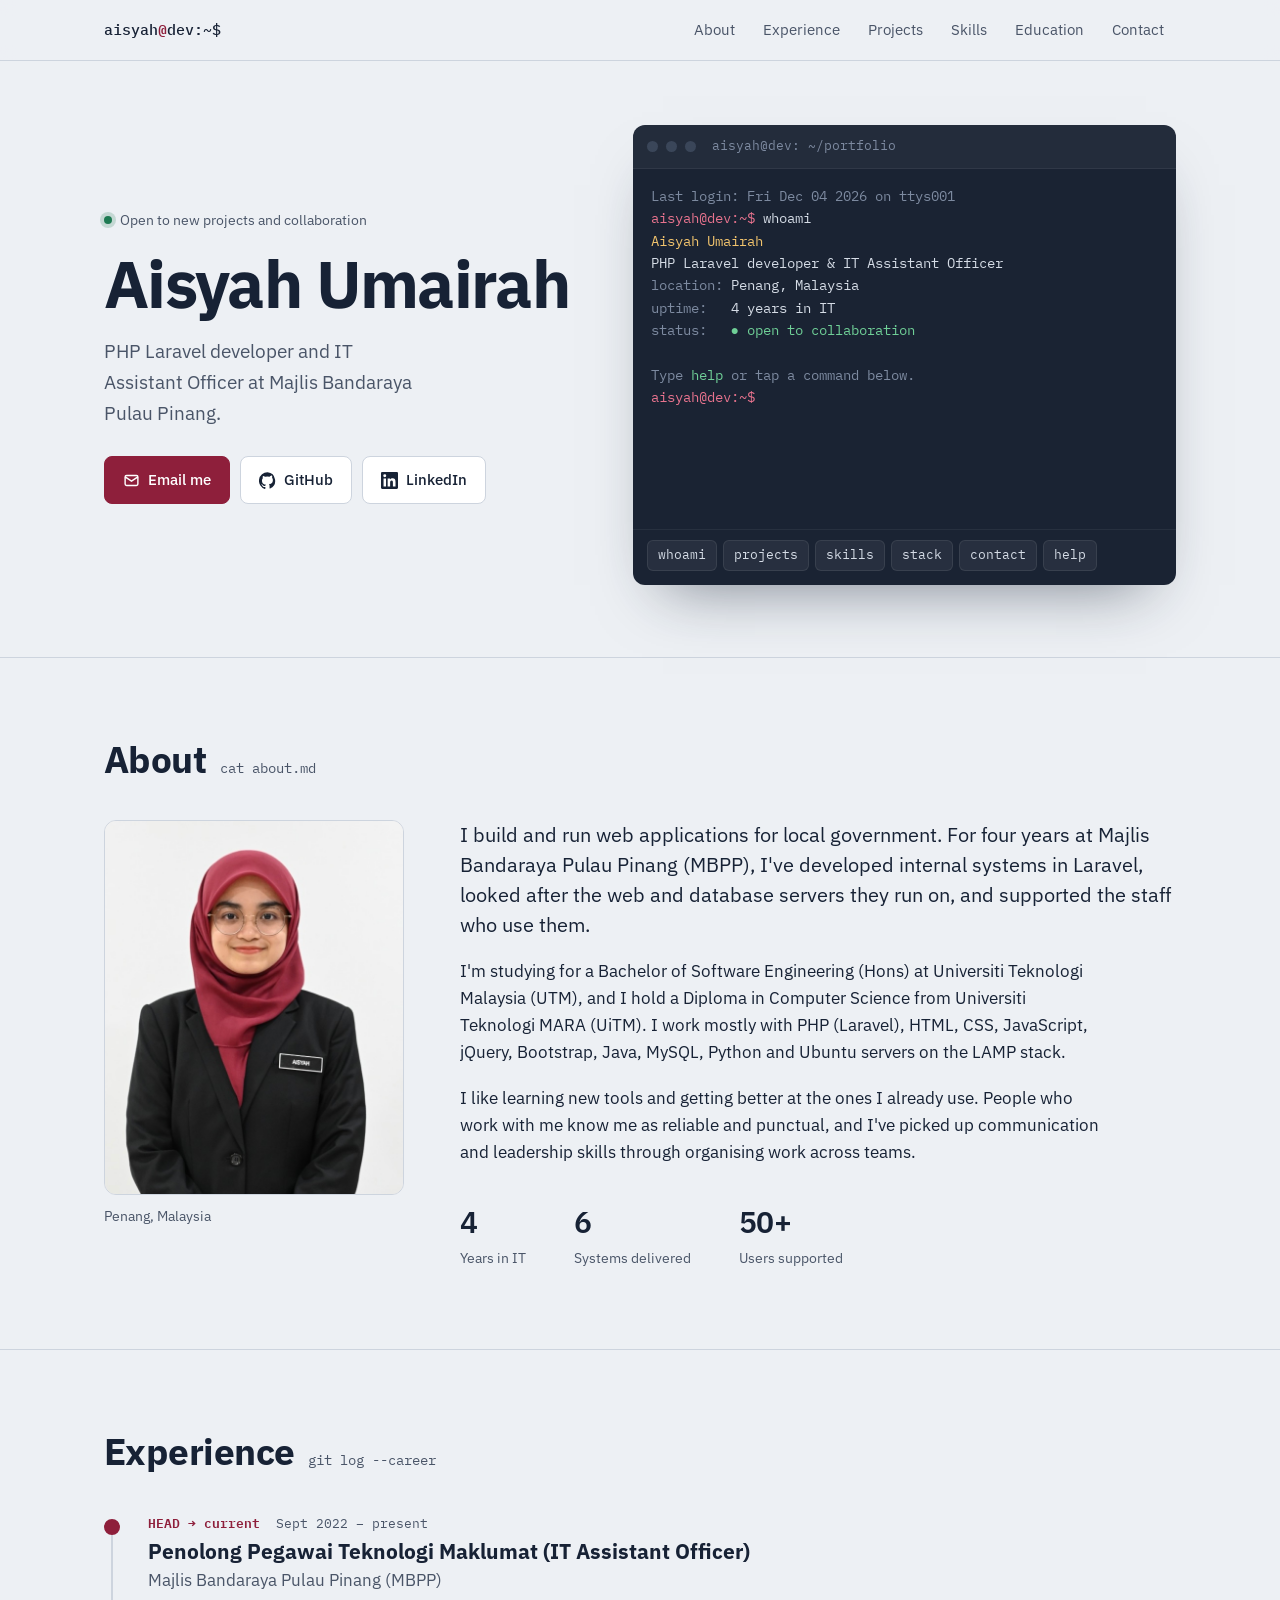
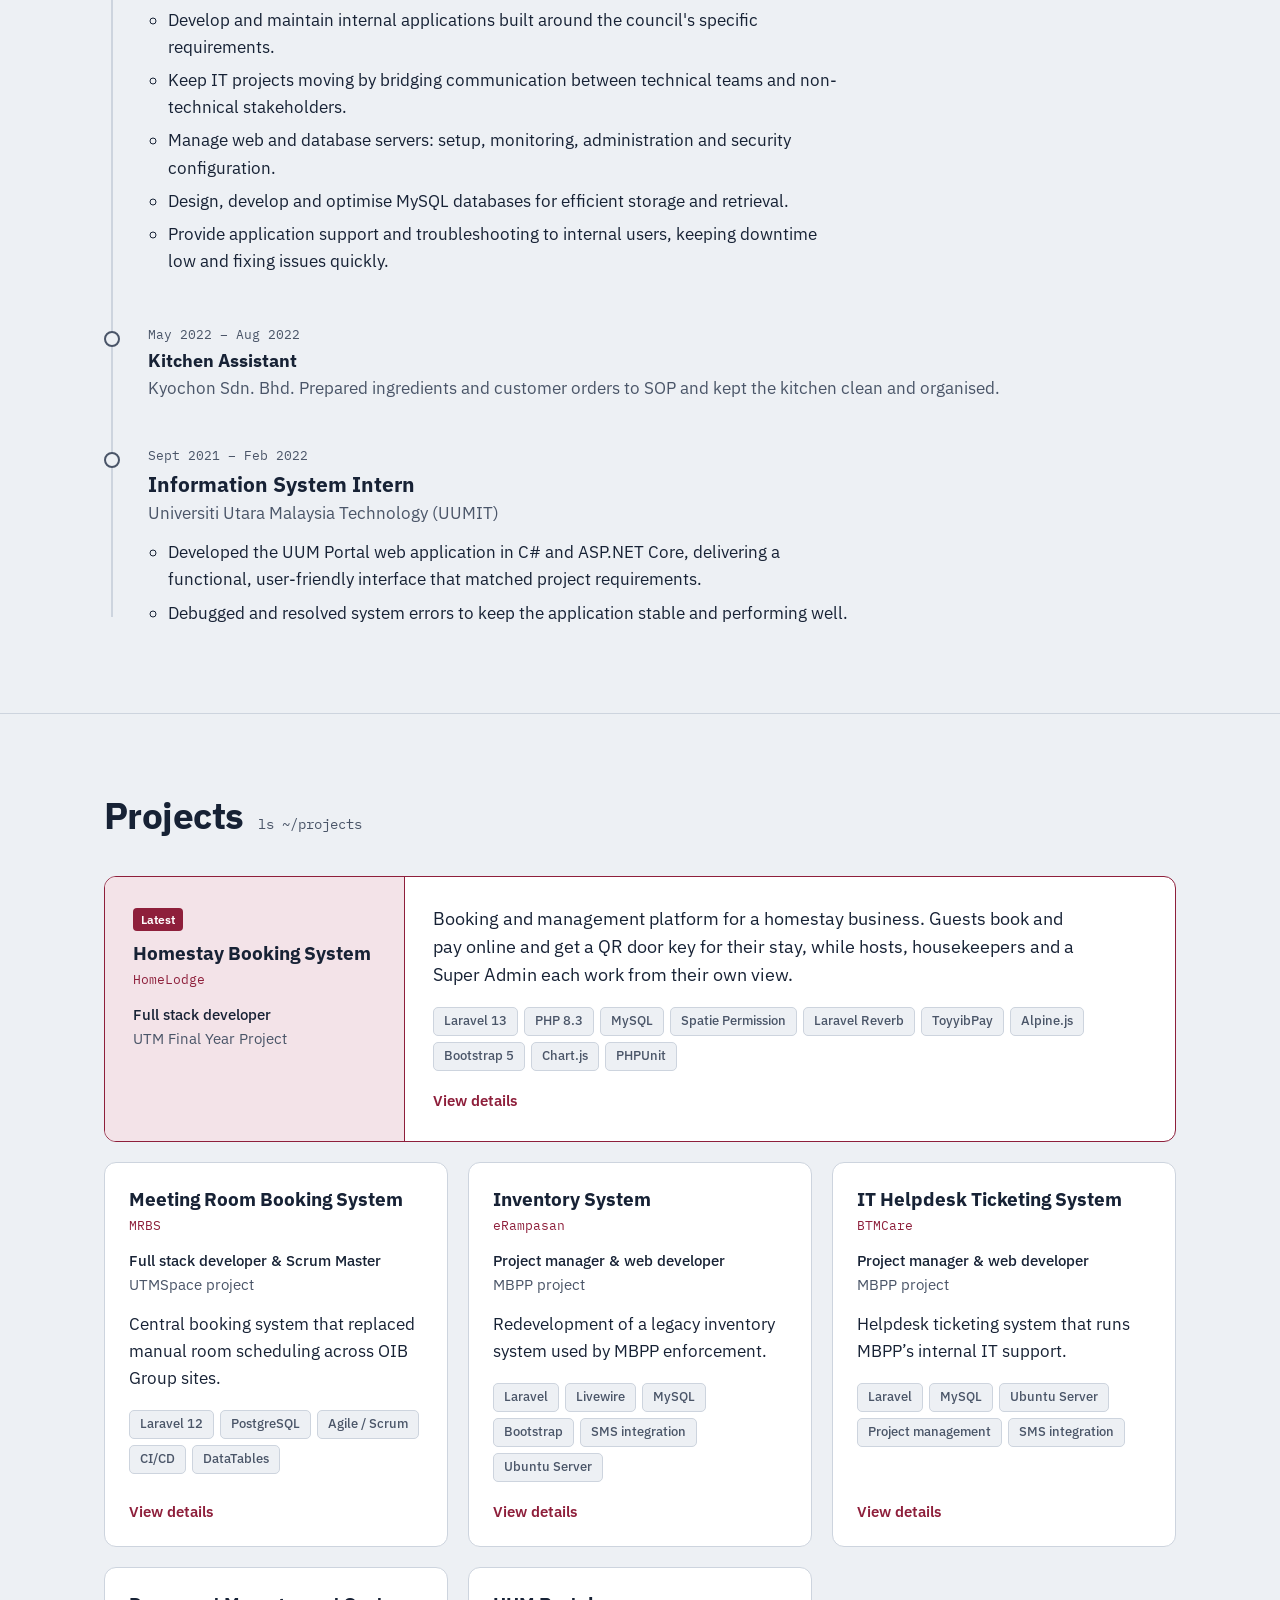
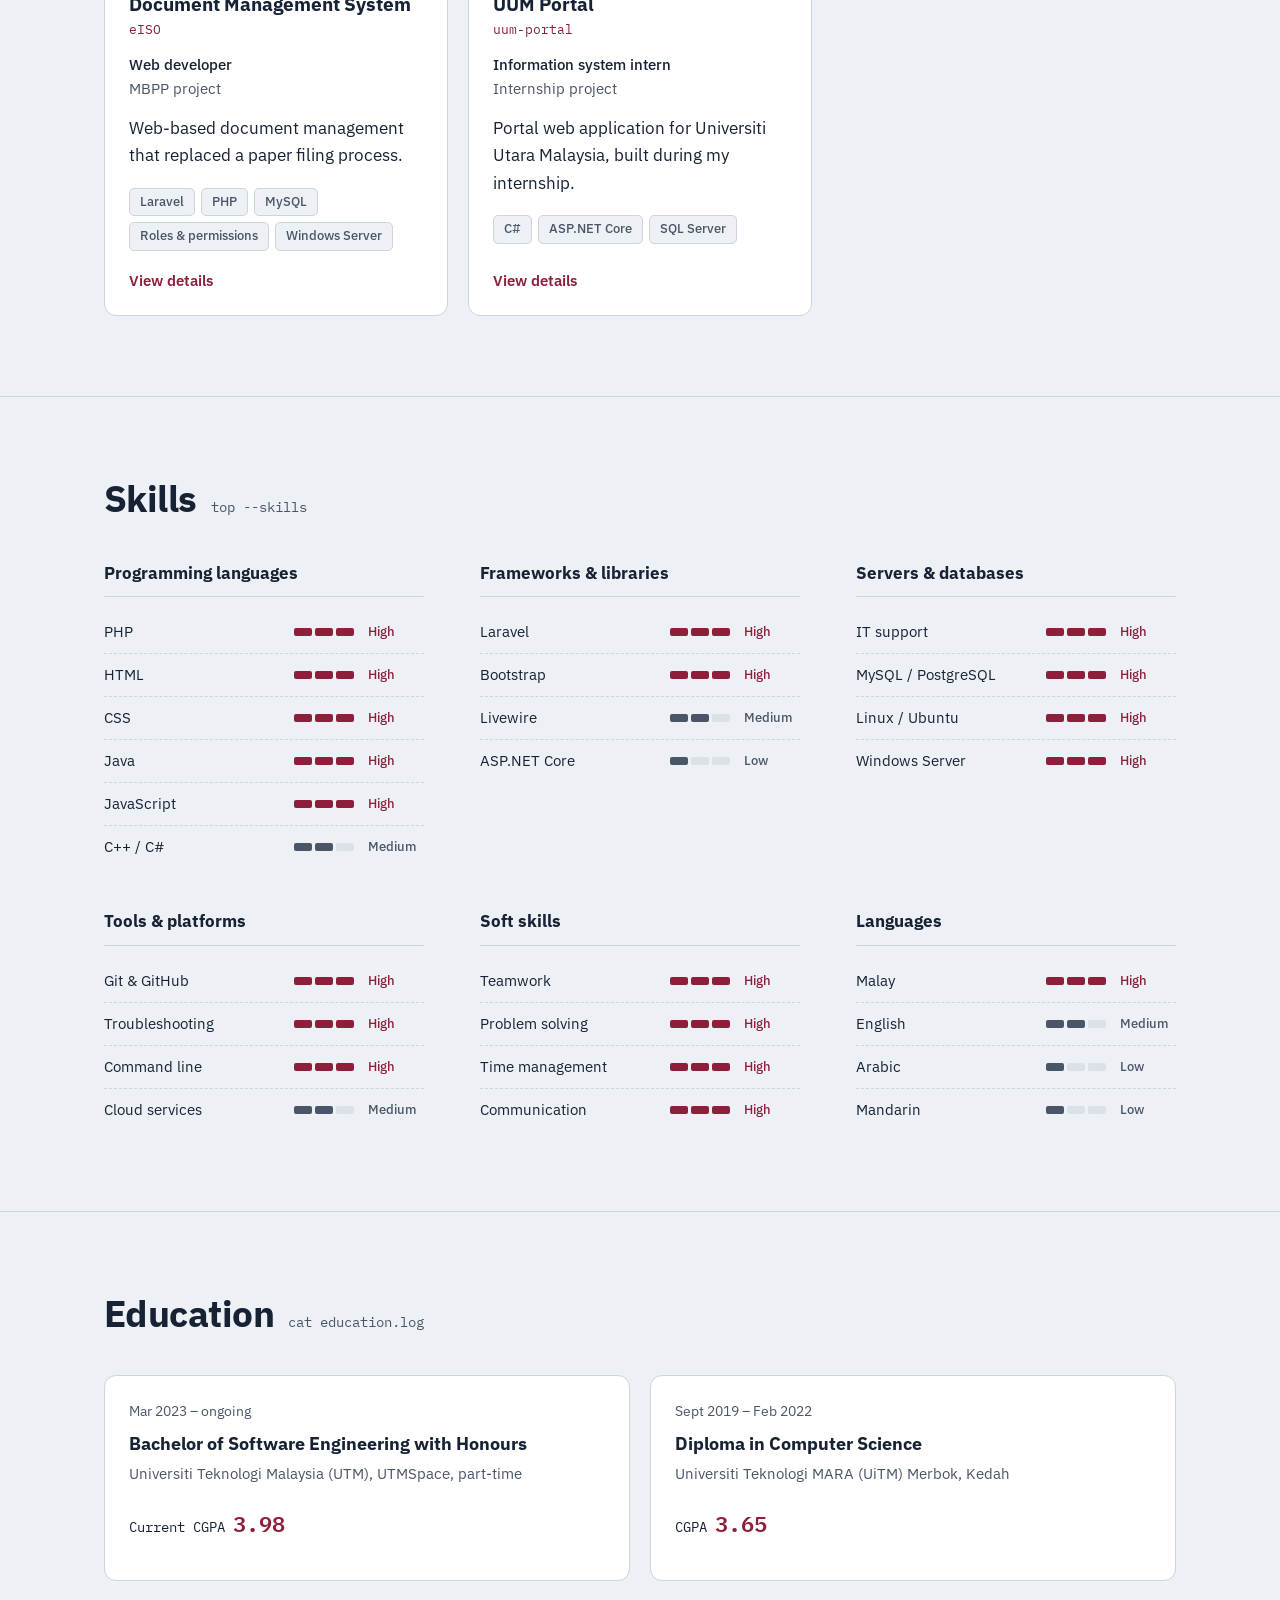
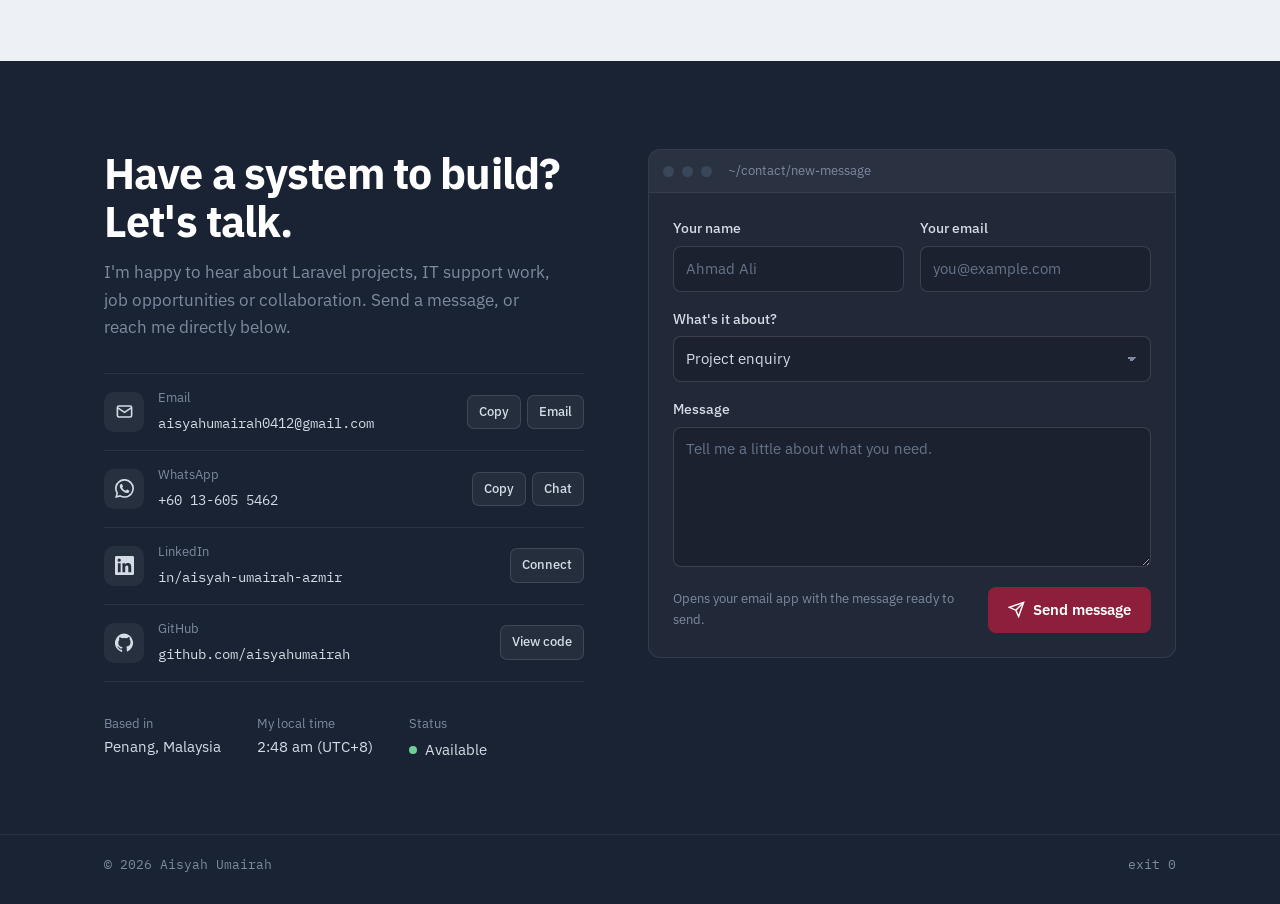
<file: index.html>
<!DOCTYPE html>
<html lang="en">
<head>
  <meta charset="utf-8">
  <meta name="viewport" content="width=device-width, initial-scale=1">
  <title>Aisyah Umairah | Laravel Developer &amp; IT Officer</title>
  <meta name="description" content="Aisyah Umairah — PHP Laravel developer and IT Assistant Officer at Majlis Bandaraya Pulau Pinang. Web apps, servers, databases and IT support.">
  <link rel="icon">
  <link rel="apple-touch-icon" href="assets/img/apple-touch-icon.png">
  <link rel="preconnect" href="https://fonts.googleapis.com">
  <link rel="preconnect" href="https://fonts.gstatic.com" crossorigin>
  <link href="https://fonts.googleapis.com/css2?family=IBM+Plex+Mono:wght@400;500;600&family=IBM+Plex+Sans:ital,wght@0,400;0,500;0,600;0,700;1,400&display=swap" rel="stylesheet">

  <style>
    :root {
      --paper: #EDF0F4;
      --panel: #FFFFFF;
      --ink: #172235;
      --ink-soft: #4A5568;
      --line: #CDD4DE;
      --accent: #8E1F3B;
      --accent-soft: #F3E3E8;
      --ok: #1E7A52;
      --term-bg: #1A2333;
      --term-ink: #D5DCE6;
      --term-dim: #7D8AA0;
      --term-prompt: #E8738E;
      --term-ok: #6FCF97;
      --term-str: #F2C46D;
      --meter-off: #DCE1E8;
      --sans: "IBM Plex Sans", system-ui, sans-serif;
      --mono: "IBM Plex Mono", ui-monospace, Consolas, monospace;
      --wrap: 1120px;
    }
    @media (prefers-color-scheme: dark) {
      :root {
        --paper: #121A27;
        --panel: #182234;
        --ink: #E4E9F0;
        --ink-soft: #A3AEC0;
        --line: #2C3A50;
        --accent: #E8738E;
        --accent-soft: #3A2030;
        --ok: #6FCF97;
        --term-bg: #0E1520;
        --meter-off: #2C3A50;
      }
    }

    *, *::before, *::after { box-sizing: border-box; }
    html { scroll-behavior: smooth; scroll-padding-top: 72px; }
    body {
      margin: 0;
      background: var(--paper);
      color: var(--ink);
      font-family: var(--sans);
      font-size: 17px;
      line-height: 1.6;
      -webkit-font-smoothing: antialiased;
    }
    img { max-width: 100%; display: block; }
    a { color: inherit; }
    :focus-visible { outline: 2px solid var(--accent); outline-offset: 3px; border-radius: 3px; }
    .wrap { max-width: var(--wrap); margin: 0 auto; padding: 0 24px; }
    @media (max-width: 600px) { .wrap { padding: 0 16px; } body { font-size: 16px; } }

    /* ---------- Nav ---------- */
    .nav {
      position: sticky; top: 0; z-index: 20;
      background: color-mix(in srgb, var(--paper) 88%, transparent);
      backdrop-filter: blur(8px);
      border-bottom: 1px solid var(--line);
    }
    .nav .wrap { display: flex; align-items: center; justify-content: space-between; height: 60px; gap: 16px; }
    .brand { font-family: var(--mono); font-weight: 500; font-size: 15px; text-decoration: none; white-space: nowrap; }
    .brand b { color: var(--accent); font-weight: 600; }
    .nav ul { display: flex; gap: 4px; list-style: none; margin: 0; padding: 0; }
    .nav ul a {
      display: block; padding: 6px 12px; border-radius: 6px;
      text-decoration: none; font-size: 15px; color: var(--ink-soft);
    }
    .nav ul a:hover, .nav ul a.active { color: var(--ink); background: var(--panel); }
    .menu-btn { display: none; background: none; border: 1px solid var(--line); border-radius: 6px; padding: 6px 10px; color: var(--ink); font: inherit; font-size: 14px; cursor: pointer; }
    @media (max-width: 860px) {
      .menu-btn { display: block; }
      .nav ul {
        display: none; position: absolute; top: 60px; left: 0; right: 0;
        flex-direction: column; background: var(--paper); border-bottom: 1px solid var(--line); padding: 8px 16px 16px;
      }
      .nav ul.open { display: flex; }
      .nav ul a { padding: 10px 12px; }
    }

    /* ---------- Hero ---------- */
    .hero { padding: 64px 0 72px; }
    .hero .wrap { display: grid; grid-template-columns: 1fr 1.15fr; gap: 56px; align-items: center; }
    .status {
      display: inline-flex; align-items: center; gap: 8px;
      font-size: 14px; color: var(--ink-soft); margin: 0 0 20px;
    }
    .status::before {
      content: ""; width: 8px; height: 8px; border-radius: 50%; background: var(--ok);
      box-shadow: 0 0 0 4px color-mix(in srgb, var(--ok) 20%, transparent);
    }
    .hero h1 {
      font-size: clamp(2.6rem, 5.5vw, 4.1rem); line-height: 1.02; letter-spacing: -0.025em;
      font-weight: 700; margin: 0 0 18px;
    }
    .role { font-size: 1.2rem; color: var(--ink-soft); margin: 0 0 28px; max-width: 30ch; }
    .actions { display: flex; flex-wrap: wrap; gap: 10px; }
    .btn {
      display: inline-flex; align-items: center; gap: 8px;
      padding: 11px 18px; border-radius: 8px; font-size: 15px; font-weight: 500;
      text-decoration: none; border: 1px solid var(--line); background: var(--panel); color: var(--ink);
    }
    .btn:hover { border-color: var(--ink-soft); }
    .btn.primary { background: var(--accent); border-color: var(--accent); color: #fff; }
    .btn.primary:hover { filter: brightness(1.1); }
    .btn svg { width: 17px; height: 17px; flex: none; }
    @media (prefers-color-scheme: dark) { .btn.primary { color: #1A0D13; } }

    /* ---------- Terminal ---------- */
    .term {
      background: var(--term-bg); color: var(--term-ink);
      border-radius: 12px; overflow: hidden;
      box-shadow: 0 30px 60px -30px rgba(23, 34, 53, .55);
      font-family: var(--mono); font-size: 14px; line-height: 1.6;
    }
    .term-bar {
      display: flex; align-items: center; gap: 8px; padding: 11px 14px;
      background: rgba(255,255,255,.04); border-bottom: 1px solid rgba(255,255,255,.06);
    }
    .term-bar i { width: 11px; height: 11px; border-radius: 50%; background: #3A4659; }
    .term-bar span { margin-left: 8px; color: var(--term-dim); font-size: 13px; }
    .term-body { height: 360px; overflow-y: auto; padding: 16px 18px 8px; cursor: text; }
    .term-body p { margin: 0; white-space: pre-wrap; word-break: break-word; }
    .term .pr { color: var(--term-prompt); }
    .term .dim { color: var(--term-dim); }
    .term .ok { color: var(--term-ok); }
    .term .str { color: var(--term-str); }
    .term-input { display: flex; gap: 8px; align-items: center; }
    .term-input input {
      flex: 1; background: none; border: 0; outline: none; padding: 0;
      color: var(--term-ink); font: inherit; caret-color: var(--term-prompt);
    }
    .term-chips {
      display: flex; flex-wrap: wrap; gap: 6px; padding: 10px 14px 14px;
      border-top: 1px solid rgba(255,255,255,.06);
    }
    .term-chips button {
      font: inherit; font-size: 13px; color: var(--term-ink); cursor: pointer;
      background: rgba(255,255,255,.06); border: 1px solid rgba(255,255,255,.08);
      border-radius: 6px; padding: 4px 10px;
    }
    .term-chips button:hover { background: rgba(255,255,255,.12); }
    @media (max-width: 960px) {
      .hero .wrap { grid-template-columns: 1fr; gap: 40px; }
      .term-body { height: 320px; }
    }
    @media (max-width: 600px) { .hero { padding: 40px 0 56px; } .term { font-size: 13px; } }

    /* ---------- Sections ---------- */
    section.block { padding: 80px 0; border-top: 1px solid var(--line); }
    .sec-head { display: flex; align-items: baseline; gap: 14px; margin-bottom: 40px; }
    .sec-head h2 { font-size: clamp(1.8rem, 3vw, 2.3rem); letter-spacing: -0.015em; margin: 0; line-height: 1.15; }
    .sec-head code { font-family: var(--mono); font-size: 14px; color: var(--ink-soft); }
    @media (max-width: 600px) { section.block { padding: 56px 0; } .sec-head { flex-direction: column; gap: 4px; } }

    /* About */
    .about { display: grid; grid-template-columns: 300px 1fr; gap: 56px; align-items: start; }
    .about figure { margin: 0; }
    .photo { aspect-ratio: 4 / 5; overflow: hidden; border-radius: 12px; border: 1px solid var(--line); background: #F2F2F2; }
    .photo img { width: 100%; height: 100%; object-fit: cover; transform: scale(1.75); transform-origin: 50% 62%; }
    .about figcaption { font-size: 14px; color: var(--ink-soft); margin-top: 10px; }
    .about-text p { margin: 0 0 18px; max-width: 64ch; }
    .about-text p:first-child { font-size: 1.25rem; line-height: 1.5; color: var(--ink); }
    .facts { display: grid; grid-template-columns: repeat(3, auto); justify-content: start; gap: 8px 48px; margin: 32px 0 0; padding: 0; }
    .facts div { display: flex; flex-direction: column; }
    .facts dt { order: 2; font-size: 14px; color: var(--ink-soft); }
    .facts dd { order: 1; margin: 0; font-size: 1.9rem; font-weight: 600; letter-spacing: -0.02em; }
    @media (max-width: 800px) {
      .about { grid-template-columns: 1fr; gap: 32px; }
      .about figure { max-width: 280px; }
      .facts { gap: 8px 28px; }
    }

    /* Experience: git log */
    .log { list-style: none; margin: 0; padding: 0; position: relative; }
    .log::before { content: ""; position: absolute; left: 7px; top: 10px; bottom: 10px; width: 2px; background: var(--line); }
    .log > li { position: relative; padding: 0 0 44px 44px; }
    .log > li:last-child { padding-bottom: 0; }
    .log > li::before {
      content: ""; position: absolute; left: 0; top: 6px; width: 16px; height: 16px; border-radius: 50%;
      background: var(--paper); border: 2px solid var(--ink-soft);
    }
    .log > li.head::before { background: var(--accent); border-color: var(--accent); }
    .commit { font-family: var(--mono); font-size: 13px; color: var(--ink-soft); margin: 0 0 4px; }
    .commit .ref { color: var(--accent); font-weight: 600; }
    .log h3 { font-size: 1.3rem; margin: 0; line-height: 1.3; }
    .log .org { margin: 2px 0 12px; color: var(--ink-soft); }
    .log ul { margin: 0; padding-left: 20px; max-width: 70ch; }
    .log ul li { margin-bottom: 6px; }
    .log li.minor h3 { font-size: 1.1rem; }
    .log li.minor .org { margin-bottom: 0; }

    /* Projects: cards that open a detail dialog */
    .projects { display: grid; grid-template-columns: repeat(auto-fill, minmax(300px, 1fr)); gap: 20px; }
    .proj {
      position: relative; display: flex; flex-direction: column;
      background: var(--panel); border: 1px solid var(--line); border-radius: 12px;
      transition: border-color .15s, transform .15s;
    }
    .proj:hover { border-color: var(--ink-soft); }
    .proj:has(.open:focus-visible) { outline: 2px solid var(--accent); outline-offset: 3px; }
    .proj.featured { grid-column: 1 / -1; border-color: var(--accent); }
    .proj-side { padding: 24px 24px 0; }
    .proj-side h3 { font-size: 1.2rem; line-height: 1.3; margin: 0 0 4px; }
    .proj-side .code { font-family: var(--mono); font-size: 13px; color: var(--accent); display: block; margin-bottom: 12px; }
    .proj-side p { margin: 0; font-size: 15px; color: var(--ink-soft); }
    .proj-side p strong { color: var(--ink); font-weight: 500; display: block; }
    .proj-main { padding: 14px 24px 22px; display: flex; flex-direction: column; flex: 1; }
    .proj-main > ul:not(.stack) { display: none; }
    .summary { margin: 0 0 18px; }
    .stack { display: flex; flex-wrap: wrap; gap: 6px; list-style: none; padding: 0; margin: 0; }
    .stack li {
      font-size: 13px; font-weight: 500; padding: 3px 10px; border-radius: 5px;
      background: var(--paper); border: 1px solid var(--line); color: var(--ink-soft);
    }
    .open {
      margin-top: auto; padding: 18px 0 0; align-self: flex-start;
      background: none; border: 0; font: inherit; font-size: 15px; font-weight: 600; color: var(--accent); cursor: pointer;
    }
    .open::after { content: ""; position: absolute; inset: 0; border-radius: 12px; }
    .open:focus-visible { outline: none; }
    .proj:hover .open { text-decoration: underline; text-underline-offset: 3px; }
    .badge {
      display: inline-block; font-size: 12px; font-weight: 600; color: #fff; background: var(--accent);
      padding: 2px 8px; border-radius: 4px; margin-bottom: 10px;
    }
    @media (prefers-color-scheme: dark) { .badge { color: #1A0D13; } }
    @media (min-width: 900px) {
      .proj.featured { display: grid; grid-template-columns: 300px 1fr; }
      .proj.featured .proj-side { padding: 28px; background: var(--accent-soft); border-right: 1px solid var(--accent); border-radius: 11px 0 0 11px; }
      .proj.featured .proj-main { padding: 28px; }
      .proj.featured .summary { font-size: 1.1rem; max-width: 60ch; }
    }
    .sr { position: absolute; width: 1px; height: 1px; overflow: hidden; clip: rect(0 0 0 0); white-space: nowrap; }

    /* Project dialog */
    dialog.pd {
      width: min(760px, calc(100vw - 32px)); max-height: calc(100dvh - 48px);
      padding: 0; border: 1px solid var(--line); border-radius: 14px;
      background: var(--panel); color: var(--ink); overflow: hidden;
      box-shadow: 0 40px 80px -30px rgba(10, 16, 28, .6);
    }
    dialog.pd[open] { display: flex; flex-direction: column; animation: pd-in .18s ease-out; }
    dialog.pd::backdrop { background: rgba(14, 21, 32, .62); backdrop-filter: blur(3px); }
    @keyframes pd-in { from { opacity: 0; transform: translateY(8px) scale(.985); } }
    .pd-bar {
      display: flex; align-items: center; gap: 8px; padding: 10px 12px 10px 16px;
      background: var(--term-bg); color: var(--term-dim); font-family: var(--mono); font-size: 13px;
    }
    .pd-bar i { width: 11px; height: 11px; border-radius: 50%; background: #3A4659; }
    .pd-bar span { margin-left: 6px; flex: 1; overflow: hidden; text-overflow: ellipsis; white-space: nowrap; }
    .pd-close {
      background: none; border: 1px solid rgba(255,255,255,.12); border-radius: 6px; color: var(--term-ink);
      font: inherit; font-size: 13px; padding: 3px 10px; cursor: pointer;
    }
    .pd-close:hover { background: rgba(255,255,255,.08); }
    .pd-body { padding: 28px 32px 8px; overflow-y: auto; }
    .pd-body h2 { font-size: clamp(1.5rem, 3vw, 2rem); letter-spacing: -0.015em; line-height: 1.15; margin: 0 0 4px; }
    .pd-body .code { font-family: var(--mono); font-size: 14px; color: var(--accent); }
    .pd-meta { display: grid; grid-template-columns: repeat(2, minmax(0, 1fr)); gap: 12px 24px; margin: 22px 0 26px; padding: 16px 0; border-top: 1px solid var(--line); border-bottom: 1px solid var(--line); }
    .pd-meta dt { font-size: 13px; color: var(--ink-soft); }
    .pd-meta dd { margin: 0; font-weight: 500; }
    .pd-body h3 { font-size: 1rem; margin: 0 0 10px; }
    .pd-body ul.work { margin: 0 0 26px; padding-left: 20px; max-width: 66ch; }
    .pd-body ul.work li { margin-bottom: 8px; }
    .pd-body .stack { margin-bottom: 24px; }
    .pd-foot { display: flex; justify-content: space-between; gap: 12px; padding: 14px 20px; border-top: 1px solid var(--line); background: var(--paper); }
    .pd-foot button {
      font: inherit; font-size: 14px; color: var(--ink); background: var(--panel);
      border: 1px solid var(--line); border-radius: 8px; padding: 8px 14px; cursor: pointer; max-width: 48%;
      overflow: hidden; text-overflow: ellipsis; white-space: nowrap;
    }
    .pd-foot button:hover { border-color: var(--ink-soft); }
    .pd-foot button:disabled { visibility: hidden; }
    @media (max-width: 600px) {
      dialog.pd { width: 100vw; max-width: 100vw; max-height: 92dvh; margin: auto 0 0; border-radius: 14px 14px 0 0; }
      .pd-body { padding: 22px 20px 4px; }
      .pd-meta { grid-template-columns: 1fr; }
        .pd-close span { display: none; }
    }
    @media (prefers-reduced-motion: reduce) { dialog.pd[open] { animation: none; } .proj { transition: none; } }
    body.modal-open { overflow: hidden; }

    /* Skills: segmented meters */
    .skills { display: grid; grid-template-columns: repeat(auto-fit, minmax(300px, 1fr)); gap: 40px 56px; }
    .skill-group h3 { font-size: 1.05rem; margin: 0 0 14px; padding-bottom: 10px; border-bottom: 1px solid var(--line); }
    .meter-row {
      display: grid; grid-template-columns: 1fr auto 56px; align-items: center; gap: 14px;
      padding: 9px 0; border-bottom: 1px dashed var(--line);
    }
    .meter-row:last-child { border-bottom: 0; }
    .meter-row > span:first-child { font-size: 15px; }
    .meter-row small { font-size: 13px; font-weight: 500; color: var(--ink-soft); }
    .meter { display: flex; gap: 3px; }
    .meter i { width: 18px; height: 8px; border-radius: 2px; background: var(--meter-off); }
    .meter i.on { background: var(--ink-soft); }
    .lv-high .meter i.on { background: var(--accent); }
    .lv-high small { color: var(--accent); }

    /* Education */
    .edu { display: grid; grid-template-columns: repeat(2, 1fr); gap: 20px; }
    .edu article { background: var(--panel); border: 1px solid var(--line); border-radius: 12px; padding: 24px; display: flex; flex-direction: column; }
    .edu .when { font-size: 14px; color: var(--ink-soft); margin: 0 0 10px; }
    .edu h3 { font-size: 1.1rem; line-height: 1.35; margin: 0 0 6px; }
    .edu .school { margin: 0 0 20px; color: var(--ink-soft); font-size: 15px; }
    .edu .grade { margin-top: auto; font-family: var(--mono); font-size: 14px; }
    .edu .grade b { font-size: 1.4rem; font-weight: 600; color: var(--accent); }
    @media (max-width: 860px) { .edu { grid-template-columns: 1fr; } }

    /* Contact */
    .contact { background: var(--term-bg); color: var(--term-ink); padding: 88px 0 72px; }
    .contact-grid { display: grid; grid-template-columns: 1fr 1.1fr; gap: 64px; align-items: start; }
    .contact h2 { font-size: clamp(1.9rem, 3.6vw, 2.7rem); letter-spacing: -0.02em; line-height: 1.12; margin: 0 0 14px; max-width: 18ch; color: #fff; }
    .contact p.lead { color: var(--term-dim); margin: 0 0 32px; max-width: 46ch; }
    .contact :focus-visible { outline-color: var(--term-prompt); }

    .channels { list-style: none; margin: 0 0 32px; padding: 0; border-top: 1px solid rgba(255,255,255,.08); }
    .channel {
      display: grid; grid-template-columns: 40px 1fr auto; align-items: center; gap: 14px;
      padding: 14px 0; border-bottom: 1px solid rgba(255,255,255,.08);
    }
    .ch-icon {
      width: 40px; height: 40px; border-radius: 10px; display: grid; place-items: center;
      background: rgba(255,255,255,.06); color: var(--term-ink);
    }
    .ch-icon svg { width: 19px; height: 19px; }
    .channel small { display: block; font-size: 13px; color: var(--term-dim); }
    .channel .val { font-family: var(--mono); font-size: 14px; word-break: break-all; }
    .ch-actions { display: flex; gap: 6px; }
    .ch-btn {
      display: inline-flex; align-items: center; gap: 6px; white-space: nowrap;
      font: inherit; font-size: 13px; font-weight: 500; text-decoration: none; cursor: pointer;
      color: var(--term-ink); background: rgba(255,255,255,.05); border: 1px solid rgba(255,255,255,.12);
      border-radius: 7px; padding: 6px 11px;
    }
    .ch-btn:hover { background: rgba(255,255,255,.1); border-color: rgba(255,255,255,.22); }
    .ch-btn.copied { color: var(--term-ok); border-color: color-mix(in srgb, var(--term-ok) 50%, transparent); }

    .facts-dark { display: grid; grid-template-columns: repeat(3, auto); justify-content: start; gap: 6px 36px; margin: 0; }
    .facts-dark dt { font-size: 13px; color: var(--term-dim); }
    .facts-dark dd { margin: 0; font-size: 15px; }
    .avail { display: inline-flex; align-items: center; gap: 8px; }
    .avail::before { content: ""; width: 8px; height: 8px; border-radius: 50%; background: var(--term-ok); }

    .compose { background: rgba(255,255,255,.03); border: 1px solid rgba(255,255,255,.09); border-radius: 12px; overflow: hidden; }
    .compose .term-bar span { flex: 1; }
    .compose form { padding: 24px; display: grid; grid-template-columns: 1fr 1fr; gap: 16px; }
    .field { display: flex; flex-direction: column; gap: 6px; }
    .field.full { grid-column: 1 / -1; }
    .field label { font-size: 14px; font-weight: 500; }
    .field label .opt { color: var(--term-dim); font-weight: 400; }
    .field input, .field select, .field textarea {
      font: inherit; font-size: 15px; color: var(--term-ink); width: 100%;
      background: rgba(0,0,0,.18); border: 1px solid rgba(255,255,255,.14); border-radius: 8px; padding: 10px 12px;
    }
    .field select { appearance: none; background-image: linear-gradient(45deg, transparent 50%, var(--term-dim) 50%), linear-gradient(135deg, var(--term-dim) 50%, transparent 50%);
      background-position: calc(100% - 18px) 50%, calc(100% - 13px) 50%; background-size: 5px 5px; background-repeat: no-repeat; padding-right: 34px; }
    .field select option { color: #172235; }
    .field textarea { min-height: 140px; resize: vertical; line-height: 1.5; }
    .field input::placeholder, .field textarea::placeholder { color: #66748B; }
    .field input:focus, .field select:focus, .field textarea:focus { outline: none; border-color: var(--term-prompt); box-shadow: 0 0 0 3px color-mix(in srgb, var(--term-prompt) 25%, transparent); }
    .field.invalid input, .field.invalid textarea { border-color: #F28B8B; }
    .err { font-size: 13px; color: #F28B8B; min-height: 0; }
    .err:empty { display: none; }
    .form-foot { grid-column: 1 / -1; display: flex; align-items: center; justify-content: space-between; gap: 16px; flex-wrap: wrap; padding-top: 4px; }
    .form-foot p { margin: 0; font-size: 13px; color: var(--term-dim); flex: 1 1 180px; }
    .send {
      display: inline-flex; align-items: center; gap: 8px; font: inherit; font-size: 15px; font-weight: 600; cursor: pointer;
      color: #fff; background: var(--accent); border: 0; border-radius: 8px; padding: 11px 20px;
    }
    @media (prefers-color-scheme: dark) { .send { color: #1A0D13; } }
    .send:hover { filter: brightness(1.12); }
    .send svg { width: 17px; height: 17px; }
    .form-status {
      grid-column: 1 / -1; display: none; gap: 10px; align-items: flex-start;
      background: color-mix(in srgb, var(--term-ok) 12%, transparent); border: 1px solid color-mix(in srgb, var(--term-ok) 40%, transparent);
      border-radius: 8px; padding: 12px 14px; font-size: 14px;
    }
    .form-status.show { display: flex; }
    .form-status b { color: var(--term-ok); font-weight: 600; }
    .form-status p { margin: 0 0 8px; }

    @media (max-width: 960px) { .contact-grid { grid-template-columns: 1fr; gap: 48px; } }
    @media (max-width: 600px) {
      .contact { padding: 64px 0 56px; }
      .channel { grid-template-columns: 36px 1fr; }
      .ch-icon { width: 36px; height: 36px; }
      .ch-actions { grid-column: 2; }
      .compose form { grid-template-columns: 1fr; padding: 20px 16px; }
      .facts-dark { grid-template-columns: 1fr 1fr; }
    }
    footer { background: var(--term-bg); color: var(--term-dim); font-size: 13px; padding: 20px 0 28px; border-top: 1px solid rgba(255,255,255,.06); font-family: var(--mono); }
    footer .wrap { display: flex; justify-content: space-between; gap: 12px; flex-wrap: wrap; }
    footer a { color: var(--term-dim); }

    @media (prefers-reduced-motion: reduce) {
      html { scroll-behavior: auto; }
    }
  </style>
</head>

<body>

  <header class="nav">
    <div class="wrap">
      <a class="brand" href="#top">aisyah<b>@</b>dev:~$</a>
      <button class="menu-btn" aria-expanded="false" aria-controls="menu">Menu</button>
      <ul id="menu">
        <li><a href="#about">About</a></li>
        <li><a href="#experience">Experience</a></li>
        <li><a href="#projects">Projects</a></li>
        <li><a href="#skills">Skills</a></li>
        <li><a href="#education">Education</a></li>
        <li><a href="#contact">Contact</a></li>
      </ul>
    </div>
  </header>

  <main id="main">
    <!-- ================= HERO ================= -->
    <section class="hero" id="top">
      <div class="wrap">
        <div>
          <p class="status">Open to new projects and collaboration</p>
          <h1>Aisyah Umairah</h1>
          <p class="role">PHP Laravel developer and IT Assistant Officer at Majlis Bandaraya Pulau Pinang.</p>
          <div class="actions">
            <a class="btn primary" href="mailto:aisyahumairah0412@gmail.com">
              <svg viewBox="0 0 24 24" fill="none" stroke="currentColor" stroke-width="2"><rect x="3" y="5" width="18" height="14" rx="2"/><path d="m3 7 9 6 9-6"/></svg>
              Email me
            </a>
            <a class="btn" href="https://github.com/aisyahumairah" target="_blank" rel="noopener">
              <svg viewBox="0 0 24 24" fill="currentColor"><path d="M12 .5a12 12 0 0 0-3.8 23.4c.6.1.8-.3.8-.6v-2.2c-3.3.7-4-1.4-4-1.4-.6-1.4-1.4-1.8-1.4-1.8-1-.7.1-.7.1-.7 1.2.1 1.8 1.2 1.8 1.2 1 1.8 2.8 1.3 3.5 1 .1-.8.4-1.3.7-1.6-2.7-.3-5.5-1.3-5.5-5.9 0-1.3.5-2.4 1.2-3.2 0-.4-.5-1.6.2-3.2 0 0 1-.3 3.3 1.2a11.5 11.5 0 0 1 6 0C17.3 4.6 18.3 5 18.3 5c.7 1.6.2 2.8.1 3.2.8.8 1.2 1.9 1.2 3.2 0 4.6-2.8 5.6-5.5 5.9.4.4.8 1.1.8 2.2v3.3c0 .3.2.7.8.6A12 12 0 0 0 12 .5Z"/></svg>
              GitHub
            </a>
            <a class="btn" href="https://www.linkedin.com/in/aisyah-umairah-azmir-4a624216b/" target="_blank" rel="noopener">
              <svg viewBox="0 0 24 24" fill="currentColor"><path d="M20.4 20.5h-3.6v-5.6c0-1.3 0-3-1.8-3s-2.1 1.4-2.1 2.9v5.7H9.4V9h3.4v1.6c.5-.9 1.6-1.8 3.4-1.8 3.6 0 4.3 2.4 4.3 5.5v6.2ZM5.3 7.4a2.1 2.1 0 1 1 0-4.2 2.1 2.1 0 0 1 0 4.2ZM7.1 20.5H3.6V9h3.5v11.5ZM22.2 0H1.8C.8 0 0 .8 0 1.7v20.6c0 .9.8 1.7 1.8 1.7h20.4c1 0 1.8-.8 1.8-1.7V1.7C24 .8 23.2 0 22.2 0Z"/></svg>
              LinkedIn
            </a>
          </div>
        </div>

        <div class="term" aria-label="Interactive terminal. Type a command such as help, projects or skills.">
          <div class="term-bar"><i></i><i></i><i></i><span>aisyah@dev: ~/portfolio</span></div>
          <div class="term-body" id="termBody">
            <div id="termOut" aria-live="polite"></div>
            <label class="term-input" for="termIn">
              <span class="pr">aisyah@dev:~$</span>
              <input id="termIn" type="text" autocomplete="off" autocapitalize="off" spellcheck="false" aria-label="Terminal command">
            </label>
          </div>
          <div class="term-chips" id="termChips">
            <button type="button">whoami</button>
            <button type="button">projects</button>
            <button type="button">skills</button>
            <button type="button">stack</button>
            <button type="button">contact</button>
            <button type="button">help</button>
          </div>
        </div>
      </div>
    </section>

    <!-- ================= ABOUT ================= -->
    <section class="block" id="about">
      <div class="wrap">
        <div class="sec-head"><h2>About</h2><code>cat about.md</code></div>
        <div class="about">
          <figure>
            <div class="photo"><img src="assets/img/aisyah-mbpp.jpg" alt="Portrait of Aisyah Umairah in a black blazer and maroon hijab" width="1066" height="1600" loading="lazy"></div>
            <figcaption>Penang, Malaysia</figcaption>
          </figure>
          <div class="about-text">
            <p>I build and run web applications for local government. For four years at Majlis Bandaraya Pulau Pinang (MBPP), I've developed internal systems in Laravel, looked after the web and database servers they run on, and supported the staff who use them.</p>
            <p>I'm studying for a Bachelor of Software Engineering (Hons) at Universiti Teknologi Malaysia (UTM), and I hold a Diploma in Computer Science from Universiti Teknologi MARA (UiTM). I work mostly with PHP (Laravel), HTML, CSS, JavaScript, jQuery, Bootstrap, Java, MySQL, Python and Ubuntu servers on the LAMP stack.</p>
            <p>I like learning new tools and getting better at the ones I already use. People who work with me know me as reliable and punctual, and I've picked up communication and leadership skills through organising work across teams.</p>
            <dl class="facts">
              <div><dt>Years in IT</dt><dd>4</dd></div>
              <div><dt>Systems delivered</dt><dd>6</dd></div>
              <div><dt>Users supported</dt><dd>50+</dd></div>
            </dl>
          </div>
        </div>
      </div>
    </section>

    <!-- ================= EXPERIENCE ================= -->
    <section class="block" id="experience">
      <div class="wrap">
        <div class="sec-head"><h2>Experience</h2><code>git log --career</code></div>
        <ol class="log">
          <li class="head">
            <p class="commit"><span class="ref">HEAD → current</span> &nbsp;Sept 2022 – present</p>
            <h3>Penolong Pegawai Teknologi Maklumat (IT Assistant Officer)</h3>
            <p class="org">Majlis Bandaraya Pulau Pinang (MBPP)</p>
            <ul>
              <li>Develop and maintain internal applications built around the council's specific requirements.</li>
              <li>Keep IT projects moving by bridging communication between technical teams and non-technical stakeholders.</li>
              <li>Manage web and database servers: setup, monitoring, administration and security configuration.</li>
              <li>Design, develop and optimise MySQL databases for efficient storage and retrieval.</li>
              <li>Provide application support and troubleshooting to internal users, keeping downtime low and fixing issues quickly.</li>
            </ul>
          </li>
          <li class="minor">
            <p class="commit">May 2022 – Aug 2022</p>
            <h3>Kitchen Assistant</h3>
            <p class="org">Kyochon Sdn. Bhd. Prepared ingredients and customer orders to SOP and kept the kitchen clean and organised.</p>
          </li>
          <li>
            <p class="commit">Sept 2021 – Feb 2022</p>
            <h3>Information System Intern</h3>
            <p class="org">Universiti Utara Malaysia Technology (UUMIT)</p>
            <ul>
              <li>Developed the UUM Portal web application in C# and ASP.NET Core, delivering a functional, user-friendly interface that matched project requirements.</li>
              <li>Debugged and resolved system errors to keep the application stable and performing well.</li>
            </ul>
          </li>
        </ol>
      </div>
    </section>

    <!-- ================= PROJECTS ================= -->
    <section class="block" id="projects">
      <div class="wrap">
        <div class="sec-head"><h2>Projects</h2><code>ls ~/projects</code></div>
        <div class="projects">

          <article class="proj featured" data-id="homelodge">
            <div class="proj-side">
              <span class="badge">Latest</span>
              <h3>Homestay Booking System</h3>
              <span class="code">HomeLodge</span>
              <p><strong>Full stack developer</strong>UTM Final Year Project</p>
            </div>
            <div class="proj-main">
              <p class="summary">Booking and management platform for a homestay business. Guests book and pay online and get a QR door key for their stay, while hosts, housekeepers and a Super Admin each work from their own view.</p>
              <ul>
                <li>Built a booking engine that checks availability against confirmed stays, unpaid holds and blocked dates, with row locks so two guests can never book the same dates.</li>
                <li>Issued a QR door key for every booking, valid from check-in to check-out. The smart lock checks each scan with the server, so revoking or extending a key takes effect immediately.</li>
                <li>Built a housekeeping module: cleaning jobs are created from booking events, housekeepers get job-only door access, checklists and photos, and the next guest's key is released only after the unit is cleaned.</li>
                <li>Integrated online payments behind a gateway contract (ToyyibPay and a sandbox driver) with PDF receipts, tiered refund rules and webhook handling that safely ignores gateway retries.</li>
                <li>Grew the system into a multi-operator marketplace with host applications, Super Admin approval, earnings and payouts, without migrating any existing data.</li>
                <li>Implemented role-based access and data isolation with Spatie Permission across four roles. Records outside a user's scope return 404, so operators can't see each other's data.</li>
                <li>Added real-time guest and host chat with Laravel Reverb, 21 notification types, Google Calendar sync, and occupancy and revenue reports exported to PDF, CSV and XLSX.</li>
                <li>Logged every significant action to an append-only audit trail and covered the system with 328 passing PHPUnit feature tests.</li>
              </ul>
              <ul class="stack"><li>Laravel 13</li><li>PHP 8.3</li><li>MySQL</li><li>Spatie Permission</li><li>Laravel Reverb</li><li>ToyyibPay</li><li>Alpine.js</li><li>Bootstrap 5</li><li>Chart.js</li><li>PHPUnit</li></ul>
              <button class="open" type="button">View details<span class="sr"> for Homestay Booking System</span></button>
            </div>
          </article>

          <article class="proj" data-id="mrbs">
            <div class="proj-side">
              <h3>Meeting Room Booking System</h3>
              <span class="code">MRBS</span>
              <p><strong>Full stack developer &amp; Scrum Master</strong>UTMSpace project</p>
            </div>
            <div class="proj-main">
              <p class="summary">Central booking system that replaced manual room scheduling across OIB Group sites.</p>
              <ul>
                <li>Designed and deployed an enterprise meeting room booking system in Laravel 12, moving OIB Group from manual scheduling to one central digital system.</li>
                <li>Built a PostgreSQL relational schema (via DBngin and DBeaver) with constraints for multi-site assets, hierarchical user roles and audit history.</li>
                <li>Developed an admin suite with soft deletes for data recovery, system-wide parameter settings and real-time booking conflict detection.</li>
                <li>Delivered the frontend with Bootstrap, server-side DataTables and SweetAlert2 for asynchronous feedback.</li>
                <li>Ran two-week sprints and the product backlog as Scrum Master, protecting the team from scope creep and tightening the Git/GitHub CI/CD workflow.</li>
              </ul>
              <ul class="stack"><li>Laravel 12</li><li>PostgreSQL</li><li>Agile / Scrum</li><li>CI/CD</li><li>DataTables</li></ul>
              <button class="open" type="button">View details<span class="sr"> for Meeting Room Booking System</span></button>
            </div>
          </article>

          <article class="proj" data-id="erampasan">
            <div class="proj-side">
              <h3>Inventory System</h3>
              <span class="code">eRampasan</span>
              <p><strong>Project manager &amp; web developer</strong>MBPP project</p>
            </div>
            <div class="proj-main">
              <p class="summary">Redevelopment of a legacy inventory system used by MBPP enforcement.</p>
              <ul>
                <li>Led the redevelopment of a legacy system used by MBPP enforcement.</li>
                <li>Built with Laravel, MySQL and Livewire on a modular architecture.</li>
                <li>Implemented soft deletes, parameter settings and a responsive UI.</li>
                <li>Used DataTables, SweetAlert2 and Bootstrap for an interface staff find easy to use.</li>
                <li>Integrated with other internal systems, internal mail and SMS.</li>
              </ul>
              <ul class="stack"><li>Laravel</li><li>Livewire</li><li>MySQL</li><li>Bootstrap</li><li>SMS integration</li><li>Ubuntu Server</li></ul>
              <button class="open" type="button">View details<span class="sr"> for Inventory System</span></button>
            </div>
          </article>

          <article class="proj" data-id="btmcare">
            <div class="proj-side">
              <h3>IT Helpdesk Ticketing System</h3>
              <span class="code">BTMCare</span>
              <p><strong>Project manager &amp; web developer</strong>MBPP project</p>
            </div>
            <div class="proj-main">
              <p class="summary">Helpdesk ticketing system that runs MBPP’s internal IT support.</p>
              <ul>
                <li>Led end-to-end development of a helpdesk ticketing system that streamlines MBPP's internal IT support.</li>
                <li>Planned goals, timelines and milestones to keep delivery on track.</li>
                <li>Built ticket management, secure login, a ticket calendar and role-based access control in Laravel.</li>
                <li>Handled the MySQL backend and deployed on Ubuntu for stability and security.</li>
              </ul>
              <ul class="stack"><li>Laravel</li><li>MySQL</li><li>Ubuntu Server</li><li>Project management</li><li>SMS integration</li></ul>
              <button class="open" type="button">View details<span class="sr"> for IT Helpdesk Ticketing System</span></button>
            </div>
          </article>

          <article class="proj" data-id="eiso">
            <div class="proj-side">
              <h3>Document Management System</h3>
              <span class="code">eISO</span>
              <p><strong>Web developer</strong>MBPP project</p>
            </div>
            <div class="proj-main">
              <p class="summary">Web-based document management that replaced a paper filing process.</p>
              <ul>
                <li>Migrated a paper-based file management process to a Laravel web application, making files easier to organise, find and maintain.</li>
                <li>Integrated with third-party systems to streamline the workflow.</li>
                <li>Implemented a detailed roles and permissions structure.</li>
              </ul>
              <ul class="stack"><li>Laravel</li><li>PHP</li><li>MySQL</li><li>Roles &amp; permissions</li><li>Windows Server</li></ul>
              <button class="open" type="button">View details<span class="sr"> for Document Management System</span></button>
            </div>
          </article>

          <article class="proj" data-id="uum-portal">
            <div class="proj-side">
              <h3>UUM Portal</h3>
              <span class="code">uum-portal</span>
              <p><strong>Information system intern</strong>Internship project</p>
            </div>
            <div class="proj-main">
              <p class="summary">Portal web application for Universiti Utara Malaysia, built during my internship.</p>
              <ul>
                <li>Developed a portal web application for Universiti Utara Malaysia in C# and ASP.NET Core with a functional, user-friendly interface.</li>
                <li>Debugged and fixed issues systematically to improve performance, reliability and stability.</li>
              </ul>
              <ul class="stack"><li>C#</li><li>ASP.NET Core</li><li>SQL Server</li></ul>
              <button class="open" type="button">View details<span class="sr"> for UUM Portal</span></button>
            </div>
          </article>

        </div>
      </div>
    </section>

    <!-- ================= SKILLS ================= -->
    <section class="block" id="skills">
      <div class="wrap">
        <div class="sec-head"><h2>Skills</h2><code>top --skills</code></div>
        <div class="skills" id="skillsGrid"></div>
      </div>
    </section>

    <!-- ================= EDUCATION ================= -->
    <section class="block" id="education">
      <div class="wrap">
        <div class="sec-head"><h2>Education</h2><code>cat education.log</code></div>
        <div class="edu">
          <article>
            <p class="when">Mar 2023 – ongoing</p>
            <h3>Bachelor of Software Engineering with Honours</h3>
            <p class="school">Universiti Teknologi Malaysia (UTM), UTMSpace, part-time</p>
            <p class="grade">Current CGPA <b>3.98</b></p>
          </article>
          <article>
            <p class="when">Sept 2019 – Feb 2022</p>
            <h3>Diploma in Computer Science</h3>
            <p class="school">Universiti Teknologi MARA (UiTM) Merbok, Kedah</p>
            <p class="grade">CGPA <b>3.65</b></p>
          </article>
        </div>
      </div>
    </section>

    <!-- ================= CONTACT ================= -->
    <section class="contact" id="contact">
      <div class="wrap contact-grid">
        <div>
          <h2>Have a system to build? Let's talk.</h2>
          <p class="lead">I'm happy to hear about Laravel projects, IT support work, job opportunities or collaboration. Send a message, or reach me directly below.</p>

          <ul class="channels">
            <li class="channel">
              <span class="ch-icon"><svg viewBox="0 0 24 24" fill="none" stroke="currentColor" stroke-width="2"><rect x="3" y="5" width="18" height="14" rx="2"/><path d="m3 7 9 6 9-6"/></svg></span>
              <div><small>Email</small><span class="val">aisyahumairah0412@gmail.com</span></div>
              <div class="ch-actions">
                <button class="ch-btn" type="button" data-copy="aisyahumairah0412@gmail.com" aria-label="Copy email address">Copy</button>
                <a class="ch-btn" href="mailto:aisyahumairah0412@gmail.com">Email</a>
              </div>
            </li>
            <li class="channel">
              <span class="ch-icon"><svg viewBox="0 0 24 24" fill="currentColor"><path d="M17.5 14.4c-.3-.1-1.8-.9-2-1-.3-.1-.5-.1-.7.1-.2.3-.8 1-.9 1.2-.2.2-.3.2-.6.1-.3-.1-1.3-.5-2.4-1.5-.9-.8-1.5-1.8-1.7-2.1-.2-.3 0-.5.1-.6l.4-.5c.2-.2.2-.3.3-.5.1-.2 0-.4 0-.5l-.9-2.2c-.2-.6-.5-.5-.7-.5h-.6c-.2 0-.5.1-.8.4-.3.3-1 1-1 2.5s1.1 2.9 1.2 3.1c.1.2 2.1 3.2 5.1 4.5.7.3 1.3.5 1.7.6.7.2 1.4.2 1.9.1.6-.1 1.8-.7 2-1.4.2-.7.2-1.3.2-1.4-.1-.1-.3-.2-.6-.3ZM12 21.8a9.8 9.8 0 0 1-5-1.4l-.4-.2-3.7 1 1-3.6-.2-.4A9.8 9.8 0 1 1 12 21.8Zm8.4-18.2A11.8 11.8 0 0 0 1.8 17.9L.1 24l6.3-1.7a11.8 11.8 0 0 0 5.6 1.4A11.8 11.8 0 0 0 20.4 3.6Z"/></svg></span>
              <div><small>WhatsApp</small><span class="val">+60 13-605 5462</span></div>
              <div class="ch-actions">
                <button class="ch-btn" type="button" data-copy="+60136055462" aria-label="Copy phone number">Copy</button>
                <a class="ch-btn" href="https://wa.link/ag2pun" target="_blank" rel="noopener">Chat</a>
              </div>
            </li>
            <li class="channel">
              <span class="ch-icon"><svg viewBox="0 0 24 24" fill="currentColor"><path d="M20.4 20.5h-3.6v-5.6c0-1.3 0-3-1.8-3s-2.1 1.4-2.1 2.9v5.7H9.4V9h3.4v1.6c.5-.9 1.6-1.8 3.4-1.8 3.6 0 4.3 2.4 4.3 5.5v6.2ZM5.3 7.4a2.1 2.1 0 1 1 0-4.2 2.1 2.1 0 0 1 0 4.2ZM7.1 20.5H3.6V9h3.5v11.5ZM22.2 0H1.8C.8 0 0 .8 0 1.7v20.6c0 .9.8 1.7 1.8 1.7h20.4c1 0 1.8-.8 1.8-1.7V1.7C24 .8 23.2 0 22.2 0Z"/></svg></span>
              <div><small>LinkedIn</small><span class="val">in/aisyah-umairah-azmir</span></div>
              <div class="ch-actions"><a class="ch-btn" href="https://www.linkedin.com/in/aisyah-umairah-azmir-4a624216b/" target="_blank" rel="noopener">Connect</a></div>
            </li>
            <li class="channel">
              <span class="ch-icon"><svg viewBox="0 0 24 24" fill="currentColor"><path d="M12 .5a12 12 0 0 0-3.8 23.4c.6.1.8-.3.8-.6v-2.2c-3.3.7-4-1.4-4-1.4-.6-1.4-1.4-1.8-1.4-1.8-1-.7.1-.7.1-.7 1.2.1 1.8 1.2 1.8 1.2 1 1.8 2.8 1.3 3.5 1 .1-.8.4-1.3.7-1.6-2.7-.3-5.5-1.3-5.5-5.9 0-1.3.5-2.4 1.2-3.2 0-.4-.5-1.6.2-3.2 0 0 1-.3 3.3 1.2a11.5 11.5 0 0 1 6 0C17.3 4.6 18.3 5 18.3 5c.7 1.6.2 2.8.1 3.2.8.8 1.2 1.9 1.2 3.2 0 4.6-2.8 5.6-5.5 5.9.4.4.8 1.1.8 2.2v3.3c0 .3.2.7.8.6A12 12 0 0 0 12 .5Z"/></svg></span>
              <div><small>GitHub</small><span class="val">github.com/aisyahumairah</span></div>
              <div class="ch-actions"><a class="ch-btn" href="https://github.com/aisyahumairah" target="_blank" rel="noopener">View code</a></div>
            </li>
          </ul>

          <dl class="facts-dark">
            <div><dt>Based in</dt><dd>Penang, Malaysia</dd></div>
            <div><dt>My local time</dt><dd id="localTime">UTC+8</dd></div>
            <div><dt>Status</dt><dd class="avail">Available</dd></div>
          </dl>
        </div>

        <div class="compose">
          <div class="term-bar"><i></i><i></i><i></i><span>~/contact/new-message</span></div>
          <form id="contactForm" novalidate>
            <div class="field">
              <label for="cfName">Your name</label>
              <input id="cfName" name="name" type="text" autocomplete="name" placeholder="Ahmad Ali" required>
              <span class="err" id="cfNameErr"></span>
            </div>
            <div class="field">
              <label for="cfEmail">Your email</label>
              <input id="cfEmail" name="email" type="email" autocomplete="email" placeholder="you@example.com" required>
              <span class="err" id="cfEmailErr"></span>
            </div>
            <div class="field full">
              <label for="cfTopic">What's it about?</label>
              <select id="cfTopic" name="topic">
                <option>Project enquiry</option>
                <option>Job opportunity</option>
                <option>Collaboration</option>
                <option>Something else</option>
              </select>
            </div>
            <div class="field full">
              <label for="cfMsg">Message</label>
              <textarea id="cfMsg" name="message" placeholder="Tell me a little about what you need." required></textarea>
              <span class="err" id="cfMsgErr"></span>
            </div>
            <div class="form-foot">
              <p>Opens your email app with the message ready to send.</p>
              <button class="send" type="submit">
                <svg viewBox="0 0 24 24" fill="none" stroke="currentColor" stroke-width="2"><path d="M22 2 11 13"/><path d="M22 2 15 22l-4-9-9-4 20-7Z"/></svg>
                Send message
              </button>
            </div>
            <div class="form-status" id="formStatus" role="status">
              <div>
                <p><b>Your email app should now be open.</b> Check the message and press send there.</p>
                <p style="margin:0">Nothing opened? <button class="ch-btn" type="button" id="copyMsg">Copy message</button> and send it to aisyahumairah0412@gmail.com.</p>
              </div>
            </div>
          </form>
        </div>
      </div>
    </section>
    <dialog class="pd" id="projDialog" aria-labelledby="pdTitle">
      <div class="pd-bar"><i></i><i></i><i></i><span id="pdPath">~/projects</span>
        <button class="pd-close" type="button" data-close>Close <span aria-hidden="true">esc</span></button>
      </div>
      <div class="pd-body" id="pdBody"></div>
      <div class="pd-foot">
        <button type="button" id="pdPrev"></button>
        <button type="button" id="pdNext"></button>
      </div>
    </dialog>
  </main>

  <footer>
    <div class="wrap">
      <span>© <span id="yr">2026</span> Aisyah Umairah</span>
      <span>exit 0</span>
    </div>
  </footer>

  <script>
  (function () {
    /* ---------- Skills data (single source for page + terminal) ---------- */
    // Proficiency: "High", "Medium" or "Low"
    const SKILLS = [
      { group: "Programming languages", items: [["PHP", "High"], ["HTML", "High"], ["CSS", "High"], ["Java", "High"], ["JavaScript", "High"], ["C++ / C#", "Medium"]] },
      { group: "Frameworks & libraries", items: [["Laravel", "High"], ["Bootstrap", "High"], ["Livewire", "Medium"], ["ASP.NET Core", "Low"]] },
      { group: "Servers & databases", items: [["IT support", "High"], ["MySQL / PostgreSQL", "High"], ["Linux / Ubuntu", "High"], ["Windows Server", "High"]] },
      { group: "Tools & platforms", items: [["Git & GitHub", "High"], ["Troubleshooting", "High"], ["Command line", "High"], ["Cloud services", "Medium"]] },
      { group: "Soft skills", items: [["Teamwork", "High"], ["Problem solving", "High"], ["Time management", "High"], ["Communication", "High"]] },
      { group: "Languages", items: [["Malay", "High"], ["English", "Medium"], ["Arabic", "Low"], ["Mandarin", "Low"]] }
    ];
    const LEVEL = { High: 3, Medium: 2, Low: 1 };

    const grid = document.getElementById("skillsGrid");
    SKILLS.forEach(g => {
      const div = document.createElement("div");
      div.className = "skill-group";
      div.innerHTML = `<h3>${g.group}</h3>` + g.items.map(([name, level]) => {
        const n = LEVEL[level];
        const cells = [1, 2, 3].map(i => `<i class="${i <= n ? "on" : ""}"></i>`).join("");
        return `<div class="meter-row lv-${level.toLowerCase()}"><span>${name}</span>
          <span class="meter" role="img" aria-label="${name}: ${level}">${cells}</span><small aria-hidden="true">${level}</small></div>`;
      }).join("");
      grid.appendChild(div);
    });

    /* ---------- Project detail dialog ---------- */
    const cards = [...document.querySelectorAll(".proj[data-id]")];
    const PROJECTS = cards.map(el => ({
      id: el.dataset.id,
      el,
      name: el.querySelector("h3").textContent,
      code: el.querySelector(".code").textContent,
      role: el.querySelector(".proj-side strong").textContent,
      org: el.querySelector(".proj-side p").lastChild.textContent.trim(),
      latest: el.classList.contains("featured"),
      summary: el.querySelector(".summary").textContent,
      work: [...el.querySelectorAll(".proj-main > ul:not(.stack) li")].map(li => li.innerHTML),
      stack: [...el.querySelectorAll(".stack li")].map(li => li.innerHTML)
    }));
    const dlg = document.getElementById("projDialog"), pdBody = document.getElementById("pdBody");
    const pdPrev = document.getElementById("pdPrev"), pdNext = document.getElementById("pdNext");
    let current = 0, opener = null;

    function render(i) {
      const p = PROJECTS[i]; current = i;
      document.getElementById("pdPath").textContent = `~/projects/${p.id}`;
      pdBody.innerHTML = `
        ${p.latest ? '<span class="badge">Latest</span>' : ""}
        <h2 id="pdTitle">${p.name}</h2>
        <span class="code">${p.code}</span>
        <dl class="pd-meta">
          <div><dt>My role</dt><dd>${p.role}</dd></div>
          <div><dt>Context</dt><dd>${p.org}</dd></div>
        </dl>
        <h3>Overview</h3>
        <p style="margin:0 0 22px;max-width:66ch">${p.summary}</p>
        <h3>What I did</h3>
        <ul class="work">${p.work.map(w => `<li>${w}</li>`).join("")}</ul>
        <h3>Tech stack</h3>
        <ul class="stack">${p.stack.map(t => `<li>${t}</li>`).join("")}</ul>`;
      pdBody.scrollTop = 0;
      const prev = PROJECTS[i - 1], next = PROJECTS[i + 1];
      pdPrev.disabled = !prev; pdNext.disabled = !next;
      pdPrev.textContent = prev ? `← ${prev.name}` : "";
      pdNext.textContent = next ? `${next.name} →` : "";
      if (history.replaceState) history.replaceState(null, "", `#project-${p.id}`);
    }
    function openProject(i) {
      opener = document.activeElement;
      render(i);
      if (!dlg.open) { dlg.showModal(); document.body.classList.add("modal-open"); }
      dlg.querySelector("[data-close]").focus();
    }
    dlg.addEventListener("close", () => {
      document.body.classList.remove("modal-open");
      if (history.replaceState) history.replaceState(null, "", "#projects");
      if (opener && document.contains(opener)) opener.focus({ preventScroll: true });
    });
    dlg.addEventListener("click", e => {
      if (e.target === dlg || e.target.closest("[data-close]")) dlg.close();
    });
    pdPrev.addEventListener("click", () => current > 0 && render(current - 1));
    pdNext.addEventListener("click", () => current < PROJECTS.length - 1 && render(current + 1));
    dlg.addEventListener("keydown", e => {
      if (e.key === "ArrowLeft" && current > 0) render(current - 1);
      if (e.key === "ArrowRight" && current < PROJECTS.length - 1) render(current + 1);
    });
    cards.forEach((el, i) => el.querySelector(".open").addEventListener("click", () => openProject(i)));
    // Deep link: index.html#project-mrbs opens that project directly
    const deep = location.hash.match(/^#project-(.+)$/);
    if (deep) { const i = PROJECTS.findIndex(p => p.id === deep[1]); if (i > -1) openProject(i); }

    /* ---------- Contact ---------- */
    async function copyText(text, btn) {
      try { await navigator.clipboard.writeText(text); }
      catch { const t = document.createElement("textarea"); t.value = text; document.body.appendChild(t); t.select(); document.execCommand("copy"); t.remove(); }
      const old = btn.textContent; btn.textContent = "Copied"; btn.classList.add("copied");
      setTimeout(() => { btn.textContent = old; btn.classList.remove("copied"); }, 1800);
    }
    document.querySelectorAll("[data-copy]").forEach(b => b.addEventListener("click", () => copyText(b.dataset.copy, b)));

    const lt = document.getElementById("localTime");
    const tick = () => { lt.textContent = new Date().toLocaleTimeString("en-MY", { timeZone: "Asia/Kuala_Lumpur", hour: "numeric", minute: "2-digit" }) + " (UTC+8)"; };
    tick(); setInterval(tick, 30000);

    const form = document.getElementById("contactForm"), status = document.getElementById("formStatus");
    const checks = [
      ["cfName", v => v ? "" : "Enter your name."],
      ["cfEmail", v => !v ? "Enter your email so I can reply." : /^[^\s@]+@[^\s@]+\.[^\s@]+$/.test(v) ? "" : "Check the email address, it looks incomplete."],
      ["cfMsg", v => v.length >= 10 ? "" : "Write a short message (at least 10 characters)."]
    ];
    let lastBody = "";
    form.addEventListener("submit", e => {
      e.preventDefault();
      let firstBad = null;
      checks.forEach(([id, fn]) => {
        const el = document.getElementById(id), msg = fn(el.value.trim());
        document.getElementById(id + "Err").textContent = msg;
        el.closest(".field").classList.toggle("invalid", !!msg);
        el.setAttribute("aria-invalid", !!msg);
        if (msg && !firstBad) firstBad = el;
      });
      if (firstBad) { firstBad.focus(); status.classList.remove("show"); return; }
      const f = Object.fromEntries(new FormData(form));
      const subject = `${f.topic} from ${f.name.trim()}`;
      lastBody = `${f.message.trim()}\n\n${f.name.trim()}\n${f.email.trim()}`;
      window.location.href = `mailto:aisyahumairah0412@gmail.com?subject=${encodeURIComponent(subject)}&body=${encodeURIComponent(lastBody)}`;
      status.classList.add("show");
    });
    form.addEventListener("input", e => {
      const field = e.target.closest(".field");
      if (field && field.classList.contains("invalid")) {
        const c = checks.find(([id]) => id === e.target.id);
        if (c && !c[1](e.target.value.trim())) { field.classList.remove("invalid"); document.getElementById(e.target.id + "Err").textContent = ""; e.target.setAttribute("aria-invalid", false); }
      }
    });
    document.getElementById("copyMsg").addEventListener("click", e => copyText(lastBody, e.currentTarget));

    /* ---------- Mobile menu + active link ---------- */
    const btn = document.querySelector(".menu-btn"), menu = document.getElementById("menu");
    btn.addEventListener("click", () => {
      const open = menu.classList.toggle("open");
      btn.setAttribute("aria-expanded", open);
    });
    menu.addEventListener("click", e => { if (e.target.tagName === "A") { menu.classList.remove("open"); btn.setAttribute("aria-expanded", false); } });
    const links = [...menu.querySelectorAll("a")];
    const io = new IntersectionObserver(entries => {
      entries.forEach(en => {
        if (en.isIntersecting) links.forEach(a => a.classList.toggle("active", a.getAttribute("href") === "#" + en.target.id));
      });
    }, { rootMargin: "-45% 0px -50% 0px" });
    document.querySelectorAll("section[id]").forEach(s => io.observe(s));
    document.getElementById("yr").textContent = new Date().getFullYear();

    /* ---------- Terminal ---------- */
    const out = document.getElementById("termOut"), input = document.getElementById("termIn"), body = document.getElementById("termBody");
    const esc = s => s.replace(/&/g, "&amp;").replace(/</g, "&lt;");
    const line = (html, cls) => { const p = document.createElement("p"); if (cls) p.className = cls; p.innerHTML = html; out.appendChild(p); body.scrollTop = body.scrollHeight; };
    const bar = lv => "■".repeat(LEVEL[lv]) + "□".repeat(3 - LEVEL[lv]);

    const CMDS = {
      help: () => [
        `<span class="dim">Available commands:</span>`,
        `  <span class="ok">whoami</span>      who I am`,
        `  <span class="ok">about</span>       a short summary`,
        `  <span class="ok">experience</span>  where I've worked`,
        `  <span class="ok">projects</span>    systems I've built`,
        `  <span class="ok">open</span> &lt;name&gt;  project details`,
        `  <span class="ok">skills</span>      skill levels`,
        `  <span class="ok">stack</span>       my usual tech stack`,
        `  <span class="ok">education</span>   degrees and results`,
        `  <span class="ok">contact</span>     how to reach me`,
        `  <span class="ok">clear</span>       clear the screen`
      ],
      whoami: () => [
        `<span class="str">Aisyah Umairah</span>`,
        `PHP Laravel developer & IT Assistant Officer`,
        `<span class="dim">location:</span> Penang, Malaysia`,
        `<span class="dim">uptime:</span>   4 years in IT`,
        `<span class="dim">status:</span>   <span class="ok">● open to collaboration</span>`
      ],
      about: () => [
        `I build internal web systems in Laravel for Majlis Bandaraya Pulau Pinang,`,
        `run the web and database servers behind them, and support the people who use them.`,
        `Currently studying Software Engineering at UTM <span class="dim">(CGPA 3.98)</span>.`
      ],
      experience: () => [
        `<span class="str">* 2022–now</span>  IT Assistant Officer <span class="dim">@ MBPP</span>`,
        `<span class="str">* 2022</span>      Kitchen Assistant <span class="dim">@ Kyochon</span>`,
        `<span class="str">* 2021–22</span>   IS Intern <span class="dim">@ UUMIT</span>`
      ],
      projects: () => [
        ...PROJECTS.map(p => `<a href="#" data-open="${p.id}" class="ok" style="text-decoration:none">${(p.id + "/").padEnd(12)}</a> ${p.name}`),
        `<span class="dim">Click a name or type it, e.g.</span> <span class="ok">${PROJECTS[0].id}</span><span class="dim">, to see details.</span>`
      ],
      skills: () => {
        const tech = SKILLS.slice(0, 4).flatMap(g => g.items);
        return ["High", "Medium", "Low"].map(lv =>
          `<span class="ok">${bar(lv)}</span> <span class="str">${lv.padEnd(6)}</span> ${tech.filter(t => t[1] === lv).map(t => t[0]).join(", ")}`)
          .concat([`<span class="dim">Full list: <a href="#skills" style="color:inherit">scroll to Skills</a></span>`]);
      },
      stack: () => [
        `<span class="dim">backend</span>   PHP · Laravel · Livewire`,
        `<span class="dim">frontend</span>  HTML · CSS · JavaScript · jQuery · Bootstrap`,
        `<span class="dim">data</span>      MySQL · PostgreSQL`,
        `<span class="dim">ops</span>       Ubuntu (LAMP) · Windows Server · Git/GitHub`
      ],
      education: () => [
        `BSc Software Eng. (Hons), UTM  <span class="str">3.98</span> <span class="dim">ongoing</span>`,
        `Diploma Computer Science, UiTM <span class="str">3.65</span>`
      ],
      contact: () => [
        `<span class="dim">email</span>     <a href="mailto:aisyahumairah0412@gmail.com" style="color:inherit">aisyahumairah0412@gmail.com</a>`,
        `<span class="dim">whatsapp</span>  <a href="https://wa.link/ag2pun" target="_blank" rel="noopener" style="color:inherit">+60 13-605 5462</a>`,
        `<span class="dim">github</span>    <a href="https://github.com/aisyahumairah" target="_blank" rel="noopener" style="color:inherit">github.com/aisyahumairah</a>`
      ],
      ls: () => CMDS.projects(),
      open: arg => {
        const p = PROJECTS.find(x => x.id === arg);
        if (!p) return [`<span class="dim">usage:</span> open &lt;project&gt;  <span class="dim">e.g.</span> <span class="ok">${PROJECTS[0].id}</span>`, `<span class="dim">projects: ${PROJECTS.map(x => x.id).join(", ")}</span>`];
        setTimeout(() => openProject(PROJECTS.indexOf(p)), 150);
        return [`<span class="dim">opening</span> ${p.name}<span class="dim">…</span>`];
      },
      sudo: () => [`<span class="dim">Nice try. Permission granted only for hiring requests: run</span> <span class="ok">contact</span>`],
      clear: () => { out.innerHTML = ""; return []; }
    };

    const cmdHistory = []; let hIdx = 0;
    function run(raw) {
      const cmd = raw.trim().toLowerCase();
      line(`<span class="pr">aisyah@dev:~$</span> ${esc(raw)}`);
      if (!cmd) return;
      cmdHistory.push(raw); hIdx = cmdHistory.length;
      const key = cmd.split(/\s+/)[0];
      const fn = CMDS[key];
      const proj = PROJECTS.find(p => p.id === key.replace(/\/$/, ""));
      if (fn) fn(cmd.split(/\s+/)[1]).forEach(l => line(l));
      else if (proj) CMDS.open(proj.id).forEach(l => line(l));
      else line(`<span class="dim">${esc(key)}: command not found. Type</span> <span class="ok">help</span> <span class="dim">to see what's available.</span>`);
      line("&nbsp;");
    }

    input.addEventListener("keydown", e => {
      if (e.key === "Enter") { run(input.value); input.value = ""; }
      else if (e.key === "ArrowUp" && hIdx > 0) { input.value = cmdHistory[--hIdx]; e.preventDefault(); }
      else if (e.key === "ArrowDown") { hIdx = Math.min(cmdHistory.length, hIdx + 1); input.value = cmdHistory[hIdx] || ""; }
      else if (e.key === "Tab") {
        e.preventDefault();
        const m = Object.keys(CMDS).concat(PROJECTS.map(p => p.id)).filter(k => k.startsWith(input.value.trim().toLowerCase()));
        if (m.length === 1) input.value = m[0];
      }
    });
    body.addEventListener("click", () => { if (!window.getSelection().toString()) input.focus({ preventScroll: true }); });
    out.addEventListener("click", e => {
      const a = e.target.closest("[data-open]");
      if (a) { e.preventDefault(); openProject(PROJECTS.findIndex(p => p.id === a.dataset.open)); }
    });
    document.getElementById("termChips").addEventListener("click", e => {
      if (e.target.tagName === "BUTTON") run(e.target.textContent);
    });

    /* Boot sequence: the page's one piece of unprompted motion */
    const reduce = window.matchMedia("(prefers-reduced-motion: reduce)").matches;
    line(`<span class="dim">Last login: ${new Date().toDateString()} on ttys001</span>`);
    if (reduce) { run("whoami"); line(`<span class="dim">Type</span> <span class="ok">help</span> <span class="dim">or tap a command below.</span>`); return; }
    const first = "whoami"; let i = 0;
    const typing = document.createElement("p");
    out.appendChild(typing);
    setTimeout(function tick() {
      typing.innerHTML = `<span class="pr">aisyah@dev:~$</span> ${first.slice(0, ++i)}`;
      if (i < first.length) setTimeout(tick, 90);
      else setTimeout(() => {
        typing.remove(); run(first);
        line(`<span class="dim">Type</span> <span class="ok">help</span> <span class="dim">or tap a command below.</span>`);
      }, 300);
    }, 600);
  })();
  </script>
</body>
</html>
</file>
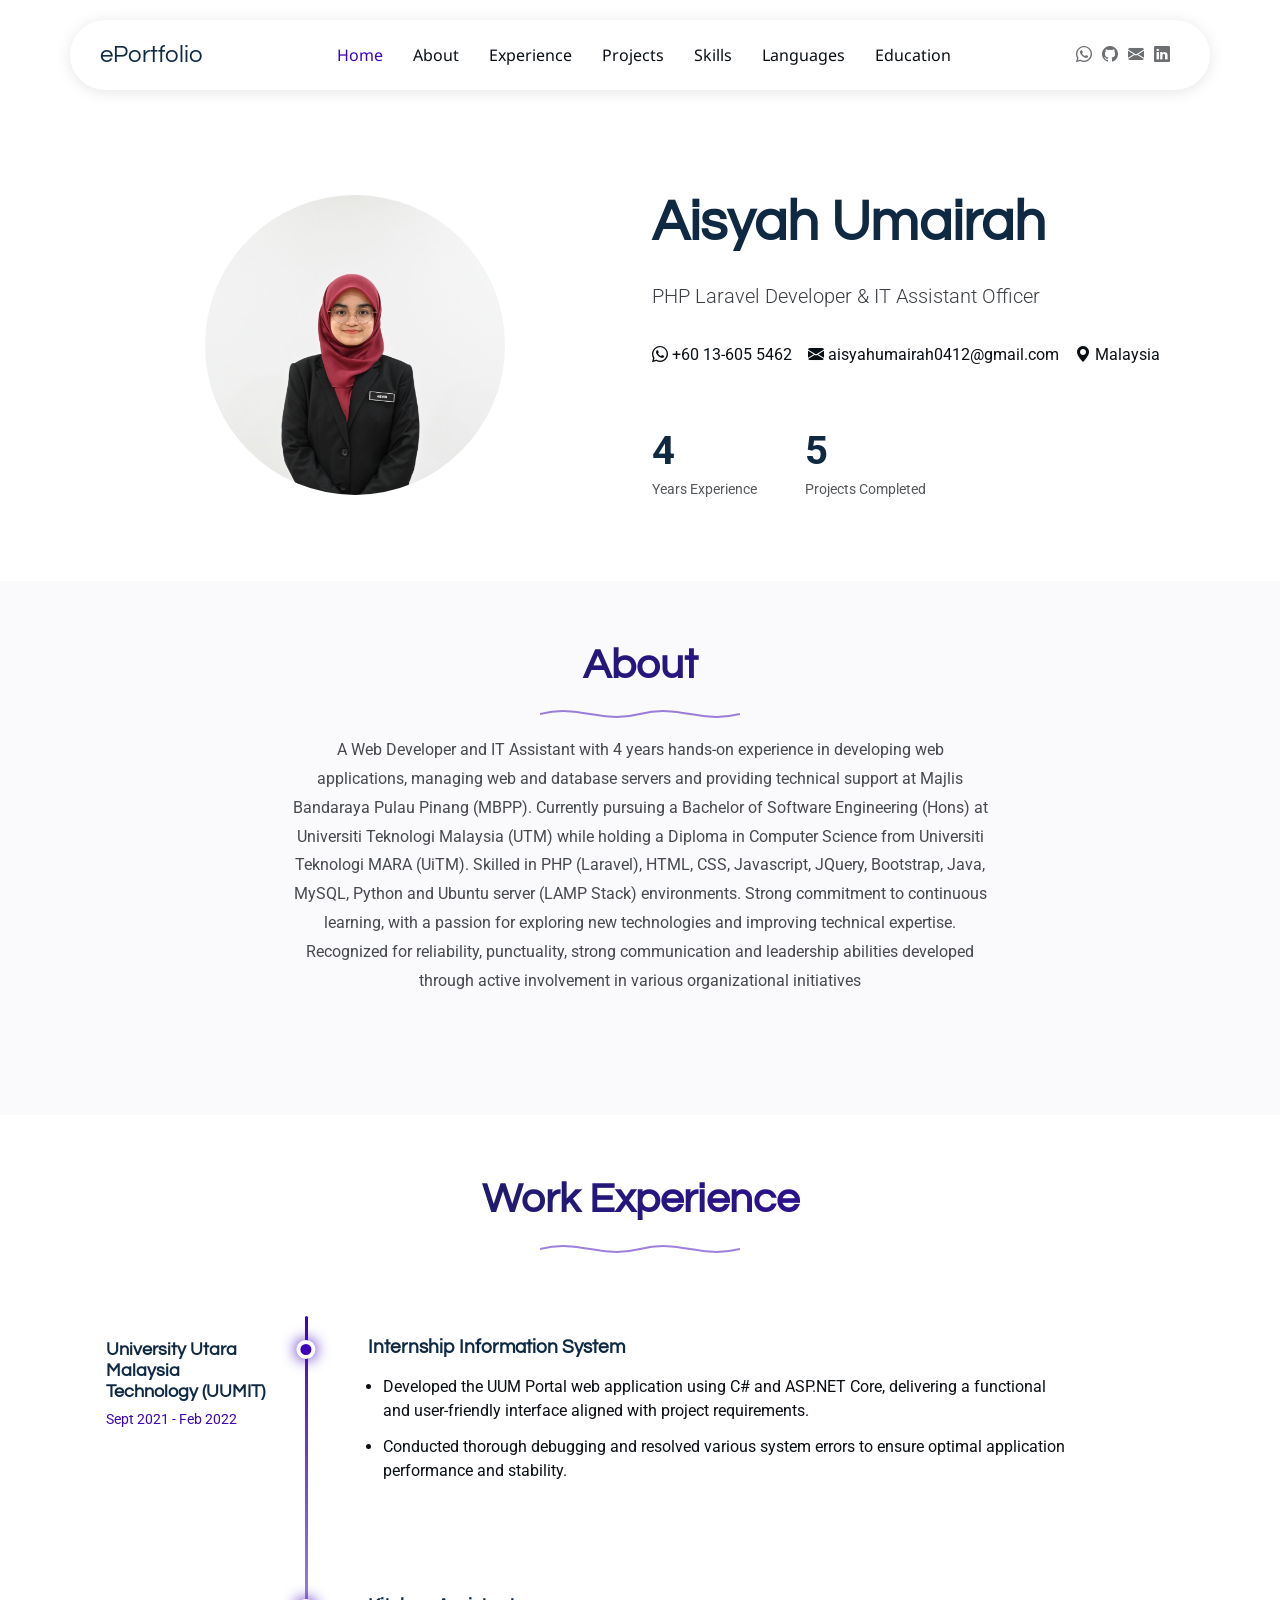
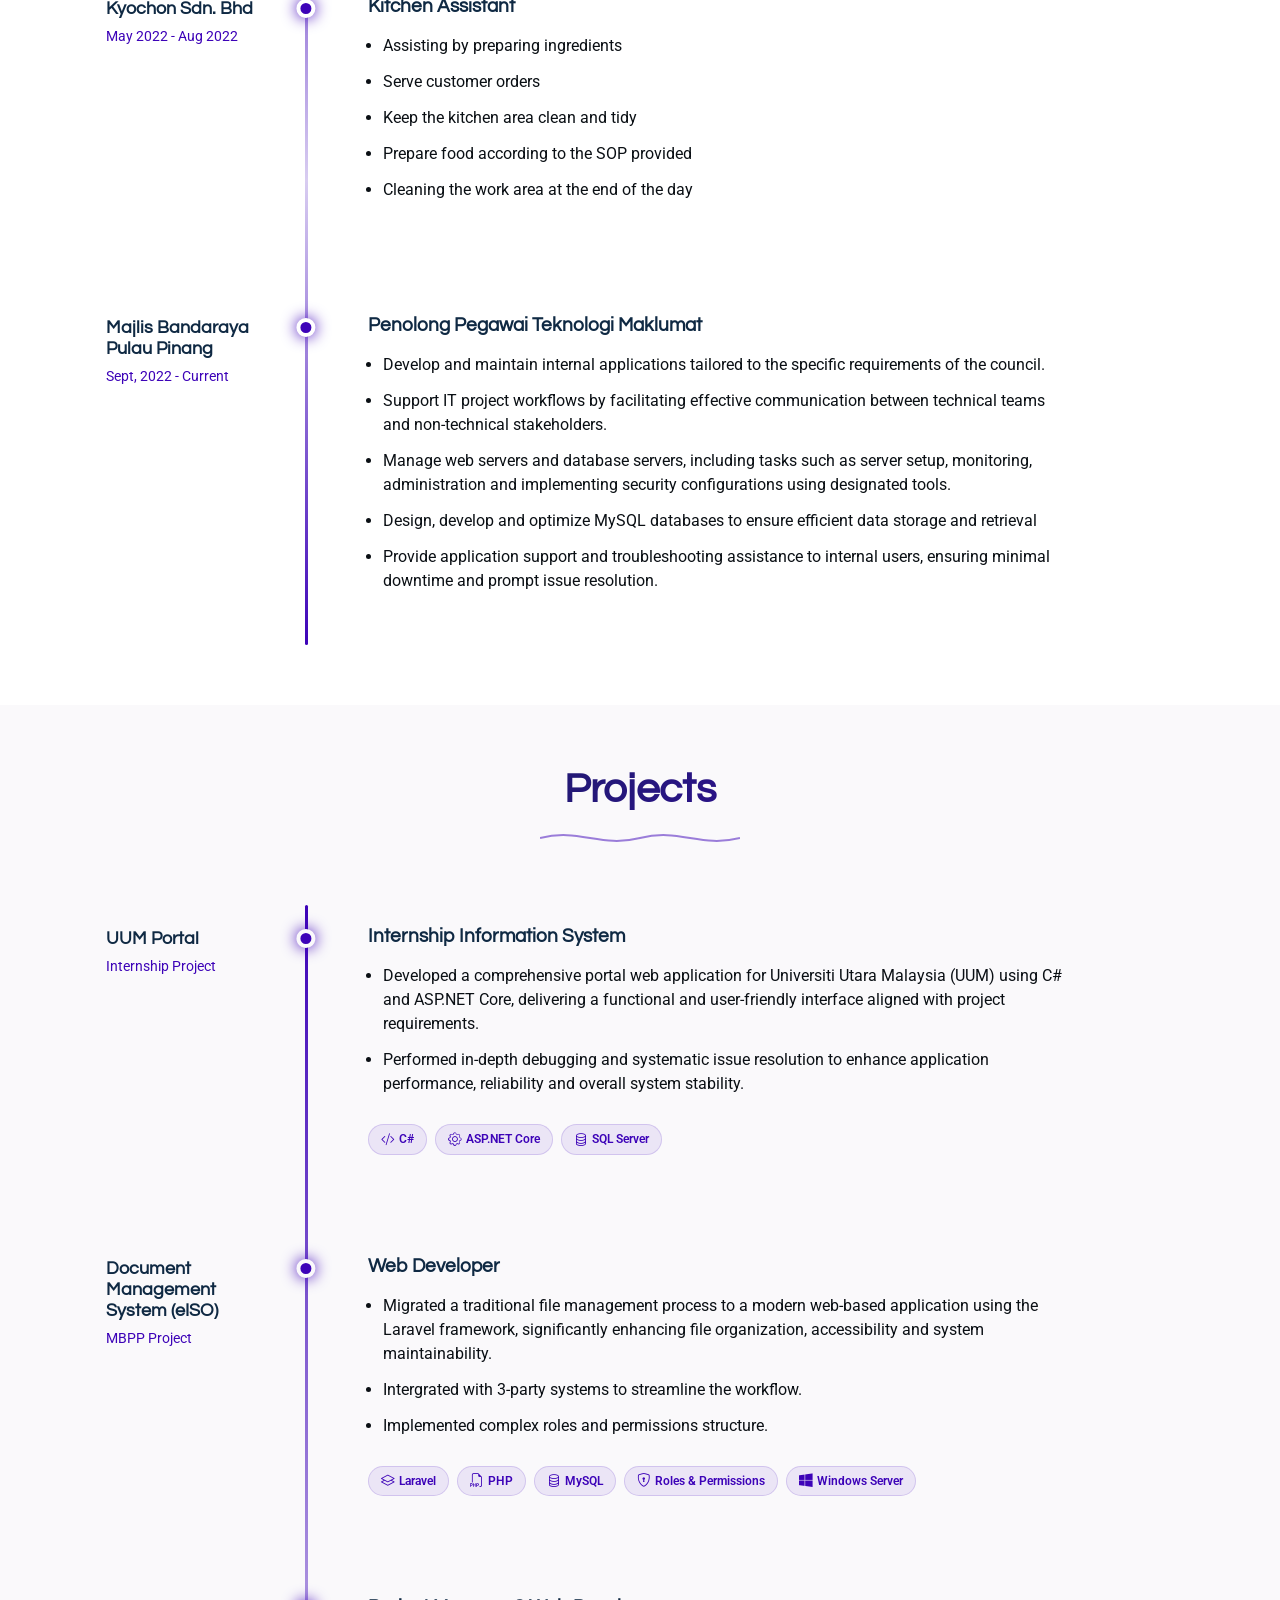
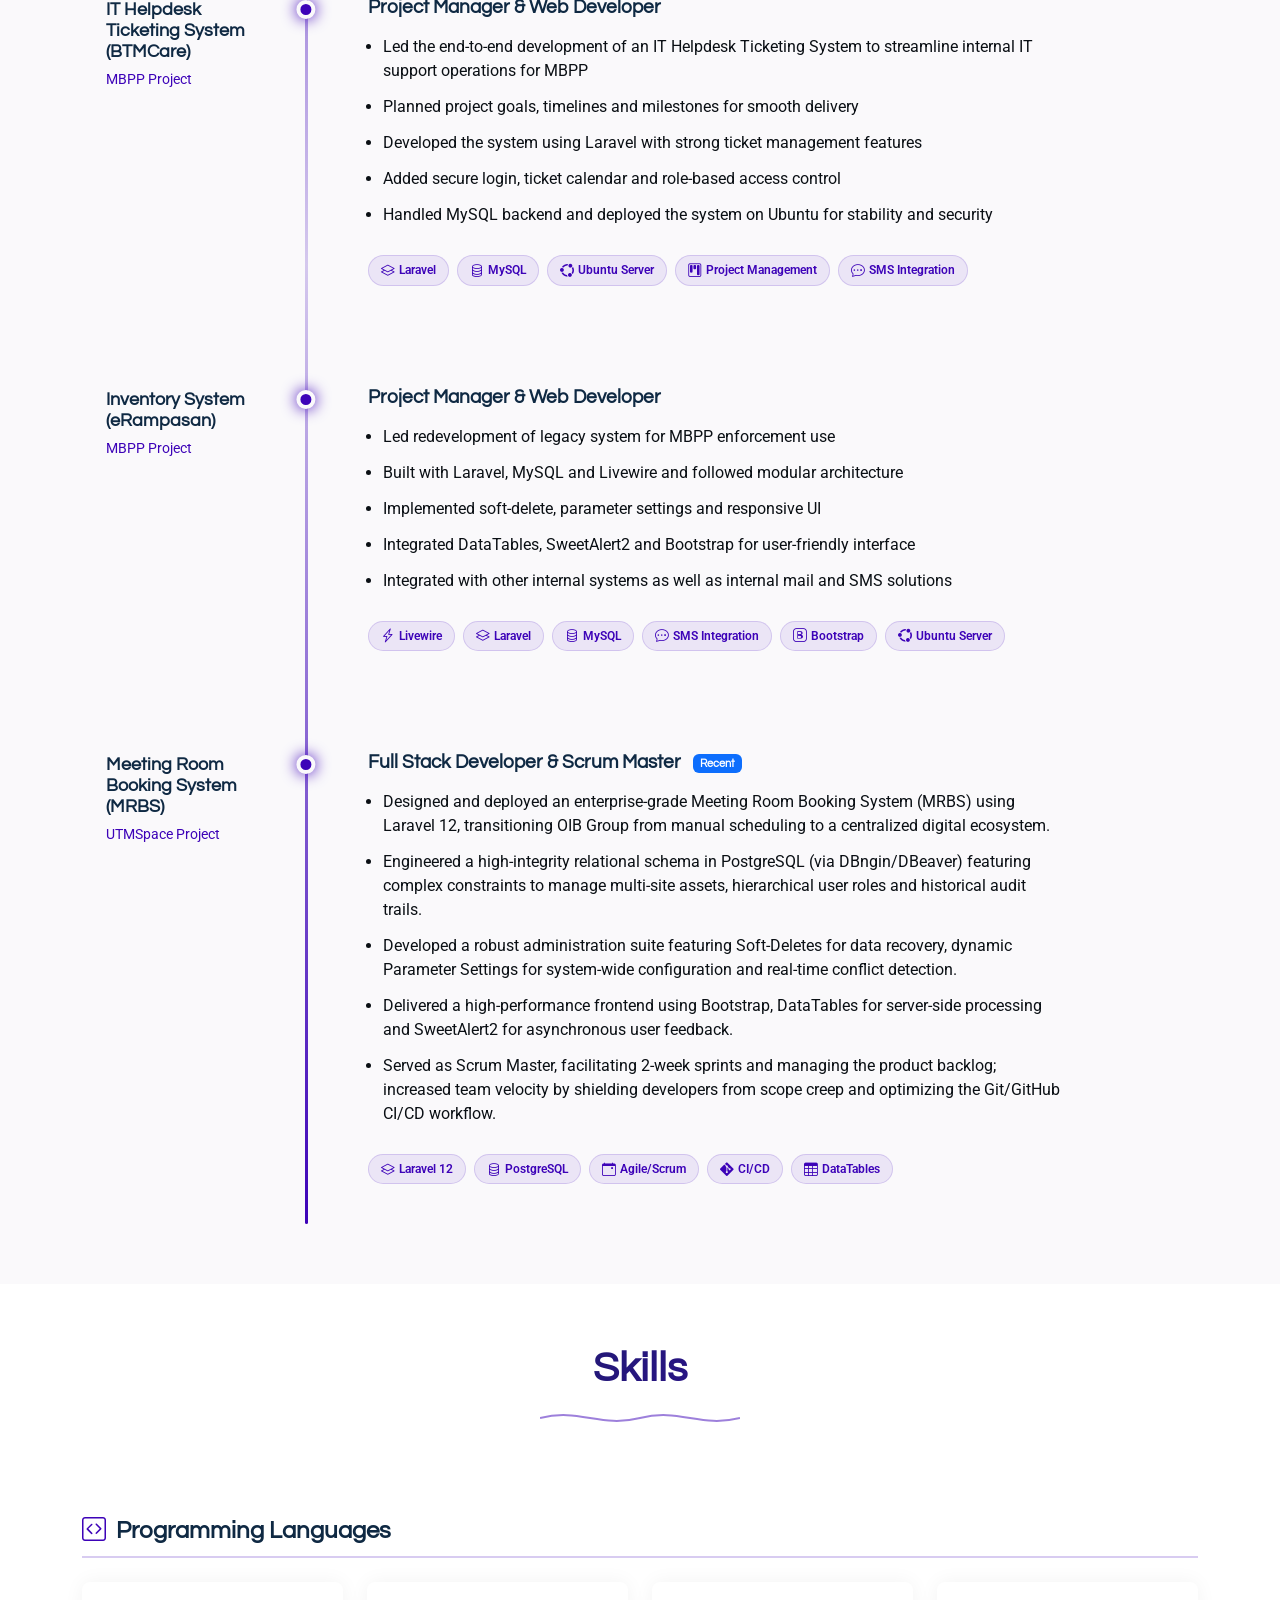
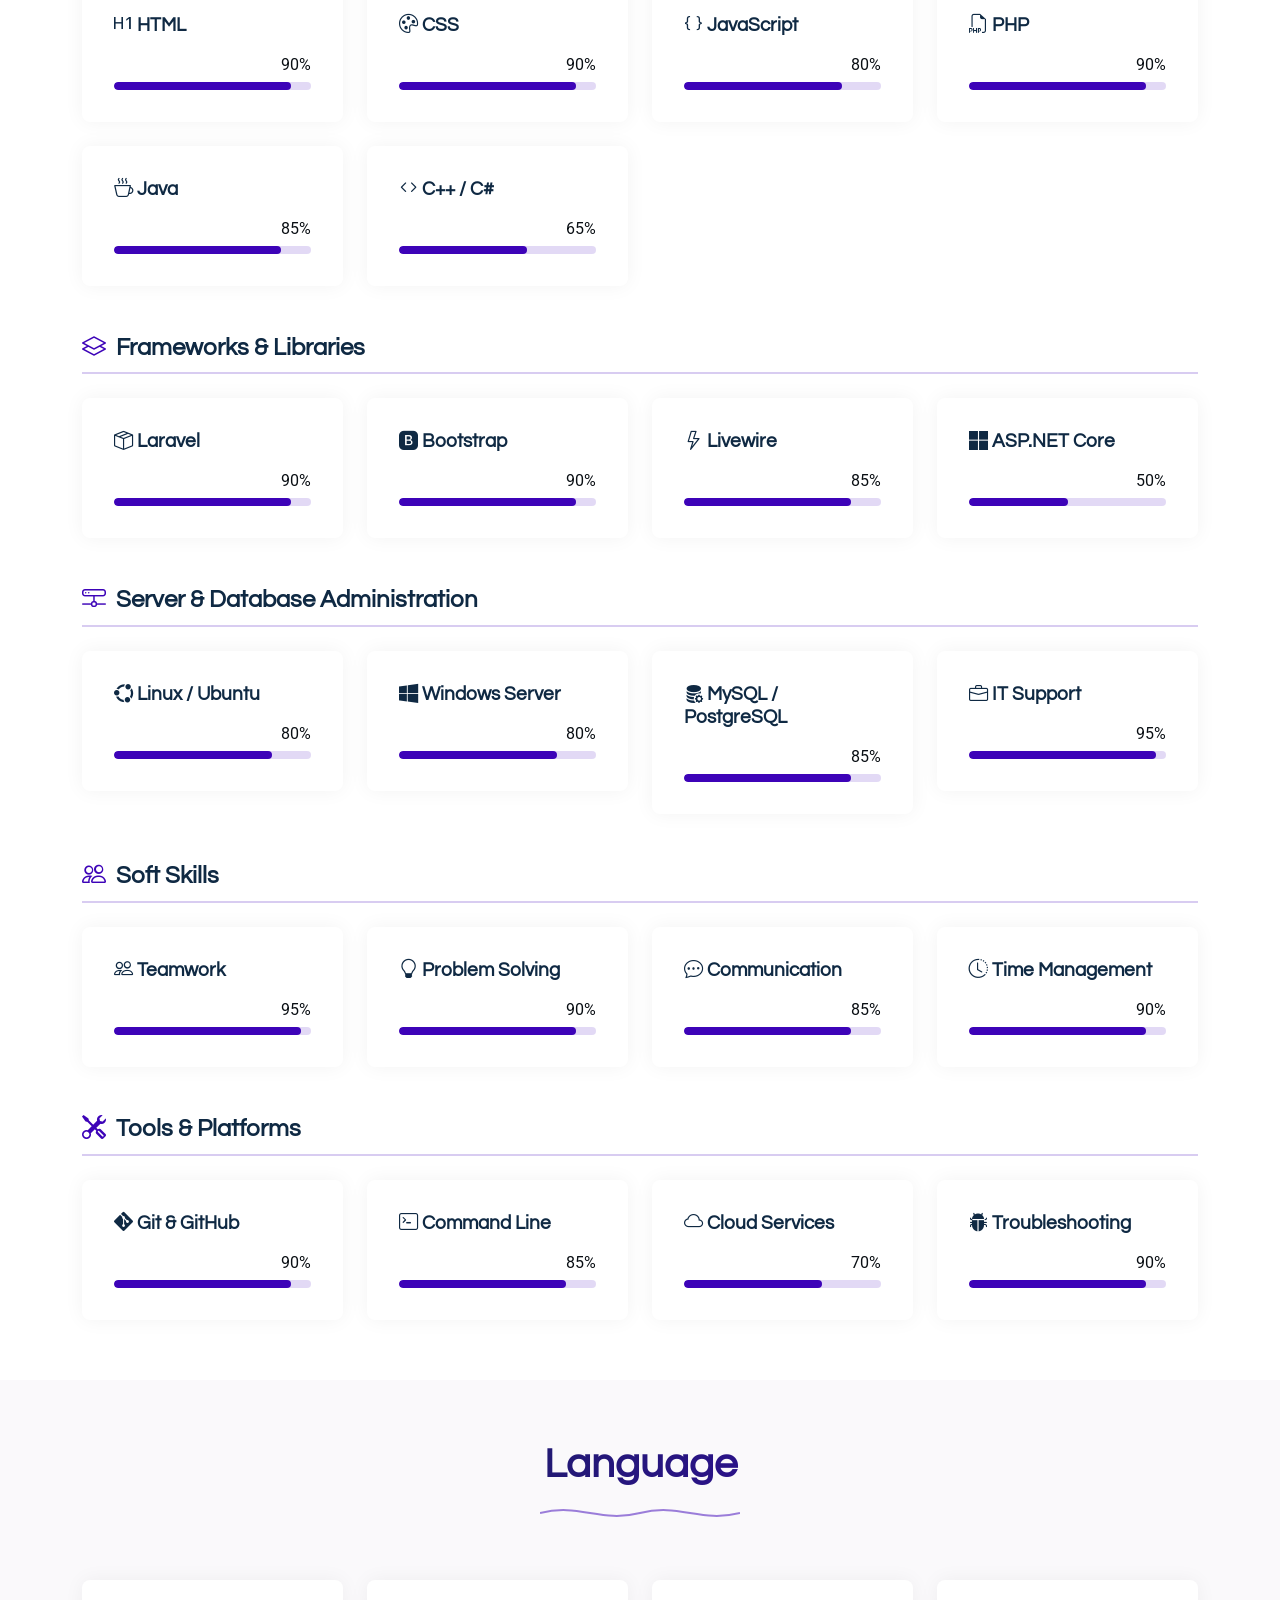
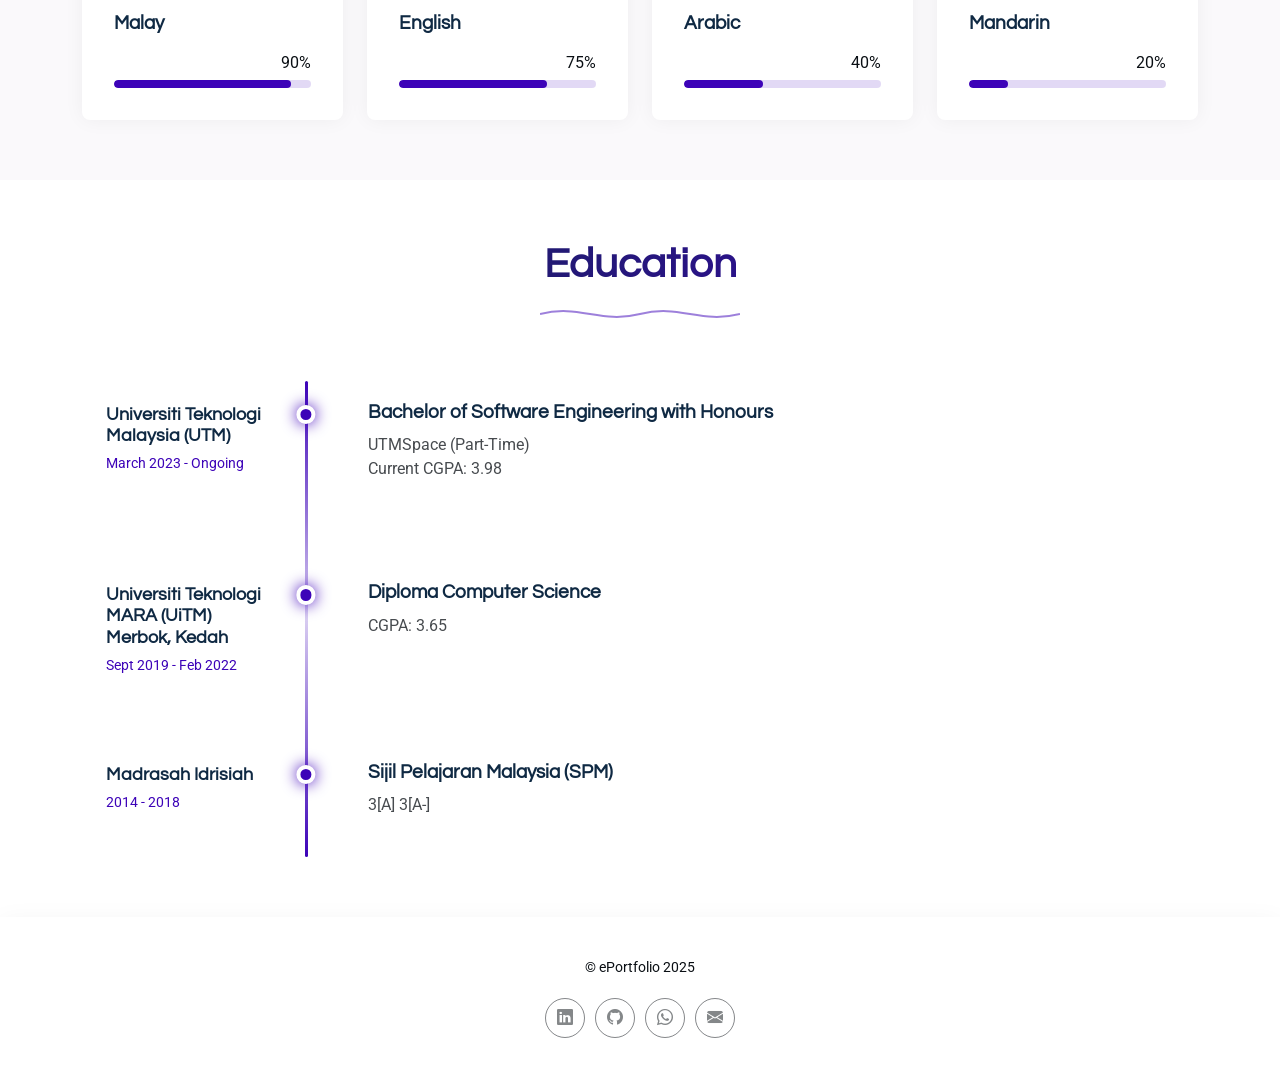
<file: index-old.html>
<!DOCTYPE html>
<html lang="en">

<head>
  <meta charset="utf-8">
  <meta content="width=device-width, initial-scale=1.0" name="viewport">
  <title>Aisyah Umairah | ePortfolio</title>
  <meta name="description" content="">
  <meta name="keywords" content="">

  <!-- Favicons -->
  <!-- <link href="assets/img/favicon.png" rel="icon"> -->
  <link href="assets/img/apple-touch-icon.png" rel="apple-touch-icon">

  <!-- Fonts -->
  <link href="https://fonts.googleapis.com" rel="preconnect">
  <link href="https://fonts.gstatic.com" rel="preconnect" crossorigin>
  <link
    href="https://fonts.googleapis.com/css2?family=Roboto:ital,wght@0,100;0,300;0,400;0,500;0,700;0,900;1,100;1,300;1,400;1,500;1,700;1,900&family=Noto+Sans:ital,wght@0,100;0,200;0,300;0,400;0,500;0,600;0,700;0,800;0,900;1,100;1,200;1,300;1,400;1,500;1,600;1,700;1,800;1,900&family=Questrial:wght@400&display=swap"
    rel="stylesheet">

  <!-- Vendor CSS Files -->
  <link href="assets/vendor/bootstrap/css/bootstrap.min.css" rel="stylesheet">
  <link href="assets/vendor/bootstrap-icons/bootstrap-icons.css" rel="stylesheet">
  <link href="assets/vendor/aos/aos.css" rel="stylesheet">
  <link href="assets/vendor/glightbox/css/glightbox.min.css" rel="stylesheet">
  <link href="assets/vendor/swiper/swiper-bundle.min.css" rel="stylesheet">

  <!-- Main CSS File -->
  <link href="assets/css/main.css" rel="stylesheet">

  <!-- =======================================================
  * Template Name: EasyFolio
  * Template URL: https://bootstrapmade.com/easyfolio-bootstrap-portfolio-template/
  * Updated: Feb 11 2025 with Bootstrap v5.3.3
  * Author: BootstrapMade.com
  * License: https://bootstrapmade.com/license/
  ======================================================== -->
</head>

<body class="index-page">

  <header id="header" class="header d-flex align-items-center sticky-top">
    <div
      class="header-container container-fluid container-xl position-relative d-flex align-items-center justify-content-between">

      <a href="index.html" class="logo d-flex align-items-center me-auto me-xl-0">
        <!-- Uncomment the line below if you also wish to use an image logo -->
        <!-- <img src="assets/img/logo.png" alt=""> -->
        <h1 class="sitename">ePortfolio</h1>
      </a>

      <nav id="navmenu" class="navmenu">
        <ul>
          <li><a href="#hero" class="active">Home</a></li>
          <li><a href="#about">About</a></li>
          <li><a href="#experience">Experience</a></li>
          <li><a href="#projects">Projects</a></li>
          <li><a href="#skills">Skills</a></li>
          <li><a href="#languages">Languages</a></li>
          <li><a href="#education">Education</a></li>
        </ul>
        <i class="mobile-nav-toggle d-xl-none bi bi-list"></i>
      </nav>

      <div class="header-social-links">
        <a href="https://wa.link/ag2pun" class="twitter" target="_blank">
          <i class="bi bi-whatsapp"></i>
        </a>
        <a href="https://github.com/aisyahumairah" class="facebook" target="_blank">
          <i class="bi bi-github"></i>
        </a>
        <a href="mailto:aisyahumairah0412@gmail.com" class="instagram">
          <i class="bi bi-envelope-fill"></i>
        </a>
        <a href="https://www.linkedin.com/in/aisyah-umairah-azmir-4a624216b/" class="linkedin" target="_blank">
          <i class="bi bi-linkedin"></i>
        </a>
      </div>

    </div>
  </header>

  <main class="main">

    <!-- Hero Section -->
    <section id="hero" class="hero section">

      <div class="container" data-aos="fade-up" data-aos-delay="100">

        <div class="row align-items-center content">
          <div class="col-lg-6">
            <div class="hero-image">
              <img src="assets/img/aisyah-mbpp.jpg" alt="Aisyah" class="img-fluid" width="1344" height="768"
                data-aos="zoom-out" data-aos-delay="300">
              <!-- <div class="shape-1"></div>
              <div class="shape-2"></div> -->
            </div>
          </div>
          <div class="col-lg-6" data-aos="fade-up" data-aos-delay="200">
            <h2>Aisyah Umairah</h2>
            <p class="lead">
              PHP Laravel Developer &amp; IT Assistant Officer
            </p>
            <div class="cta-buttons" data-aos="fade-up" data-aos-delay="300">
              <!-- <a href="#portfolio" class="btn btn-success">
                <i class="bi bi-whatsapp"></i> +60 13-605 5462
              </a>
              <a href="#contact" class="btn btn-outline">Let's Connect</a> -->
              <p>
                <i class="bi bi-whatsapp"></i>
                +60 13-605 5462
              </p>
              <p>
                <i class="bi bi-envelope-fill"></i>
                aisyahumairah0412@gmail.com
              </p>
              <p>
                <i class="bi bi-geo-alt-fill"></i>
                Malaysia
              </p>
            </div>
            <div class="hero-stats" data-aos="fade-up" data-aos-delay="400">
              <div class="stat-item">
                <span class="stat-number">4</span>
                <span class="stat-label">Years Experience</span>
              </div>
              <div class="stat-item">
                <span class="stat-number">5</span>
                <span class="stat-label">Projects Completed</span>
              </div>
              <!-- <div class="stat-item">
                <span class="stat-number">50+</span>
                <span class="stat-label">Happy Clients</span>
              </div> -->
            </div>
          </div>
        </div>

      </div>

    </section><!-- /Hero Section -->

    <!-- About Section -->
    <section id="about" class="about section light-background">

      <!-- Section Title -->
      <div class="container section-title" data-aos="fade-up">
        <h2>About</h2>
        <div class="title-shape">
          <svg viewBox="0 0 200 20" xmlns="http://www.w3.org/2000/svg">
            <path d="M 0,10 C 40,0 60,20 100,10 C 140,0 160,20 200,10" fill="none" stroke="currentColor"
              stroke-width="2"></path>
          </svg>
        </div>
        <p>
          A Web Developer and IT Assistant with 4 years hands-on experience in developing web applications, managing web
          and database servers and providing technical support at Majlis Bandaraya Pulau Pinang (MBPP).
          Currently pursuing a Bachelor of Software Engineering (Hons) at Universiti Teknologi Malaysia (UTM) while
          holding a Diploma in
          Computer Science from Universiti Teknologi MARA (UiTM). Skilled in PHP (Laravel), HTML, CSS, Javascript,
          JQuery, Bootstrap, Java, MySQL, Python and Ubuntu server (LAMP Stack) environments. Strong commitment to
          continuous learning, with a passion
          for exploring new technologies and improving technical expertise. Recognized for reliability, punctuality,
          strong communication and
          leadership abilities developed through active involvement in various organizational initiatives
        </p>
      </div><!-- End Section Title -->

    </section><!-- /About Section -->

    <!-- Work Experience Section -->
    <section id="experience" class="resume section">
      <div class="container section-title" data-aos="fade-up">
        <h2>Work Experience</h2>
        <div class="title-shape">
          <svg viewBox="0 0 200 20" xmlns="http://www.w3.org/2000/svg">
            <path d="M 0,10 C 40,0 60,20 100,10 C 140,0 160,20 200,10" fill="none" stroke="currentColor"
              stroke-width="2"></path>
          </svg>
        </div>
      </div>
      <div class="container" data-aos="fade-up" data-aos-delay="100">
        <div class="row">
          <div class="col-12">
            <div class="resume-wrapper">
              <div class="resume-block" data-aos="fade-up">
                <div class="timeline">
                  <div class="timeline-item" data-aos="fade-up" data-aos-delay="400">
                    <div class="timeline-left">
                      <h4 class="company">University Utara Malaysia Technology (UUMIT)</h4>
                      <span class="period">Sept 2021 - Feb 2022</span>
                    </div>
                    <div class="timeline-dot"></div>
                    <div class="timeline-right">
                      <h3 class="position">Internship Information System</h3>
                      <p class="description">
                      <ul>
                        <li>
                          Developed the UUM Portal web application using C# and ASP.NET Core, delivering
                          a functional and user-friendly interface aligned with project requirements.
                        </li>
                        <li>
                          Conducted thorough debugging and resolved various system errors to ensure optimal application
                          performance and stability.
                        </li>
                      </ul>
                      </p>
                    </div>
                  </div>
                  <div class="timeline-item" data-aos="fade-up" data-aos-delay="300">
                    <div class="timeline-left">
                      <h4 class="company">Kyochon Sdn. Bhd</h4>
                      <span class="period">May 2022 - Aug 2022</span>
                    </div>
                    <div class="timeline-dot"></div>
                    <div class="timeline-right">
                      <h3 class="position">Kitchen Assistant</h3>
                      <p class="description"></p>
                      <ul>
                        <li>Assisting by preparing ingredients</li>
                        <li>Serve customer orders</li>
                        <li>Keep the kitchen area clean and tidy</li>
                        <li>Prepare food according to the SOP provided</li>
                        <li>Cleaning the work area at the end of the day</li>
                      </ul>
                      <p></p>
                    </div>
                  </div>
                  <div class="timeline-item" data-aos="fade-up" data-aos-delay="200">
                    <div class="timeline-left">
                      <h4 class="company">Majlis Bandaraya Pulau Pinang</h4>
                      <span class="period">Sept, 2022 - Current</span>
                    </div>
                    <div class="timeline-dot"></div>
                    <div class="timeline-right">
                      <h3 class="position">Penolong Pegawai Teknologi Maklumat</h3>
                      <p class="description">
                      <ul>
                        <li>
                          Develop and maintain internal applications tailored to the specific requirements of the
                          council.
                        </li>
                        <li>
                          Support IT project workflows by facilitating effective communication between technical teams
                          and non-technical stakeholders.
                        </li>
                        <li>
                          Manage web servers and database servers, including tasks such as server setup, monitoring,
                          administration and implementing security configurations using designated tools.
                        </li>
                        <li>
                          Design, develop and optimize MySQL databases to ensure efficient data storage and retrieval
                        </li>
                        <li>
                          Provide application support and troubleshooting assistance to internal users, ensuring minimal
                          downtime and prompt issue resolution.
                        </li>
                      </ul>
                      </p>
                    </div>
                  </div>
                </div>
              </div>
            </div>
          </div>
        </div>
      </div>
    </section>

    <!-- Projects Section -->
    <section id="projects" class="resume section light-background">
      <div class="container section-title" data-aos="fade-up">
        <h2>Projects</h2>
        <div class="title-shape">
          <svg viewBox="0 0 200 20" xmlns="http://www.w3.org/2000/svg">
            <path d="M 0,10 C 40,0 60,20 100,10 C 140,0 160,20 200,10" fill="none" stroke="currentColor"
              stroke-width="2"></path>
          </svg>
        </div>
      </div>
      <div class="container" data-aos="fade-up" data-aos-delay="100">
        <div class="row">
          <div class="col-12">
            <div class="resume-wrapper">
              <div class="resume-block" data-aos="fade-up">
                <div class="timeline">
                  <div class="timeline-item" data-aos="fade-up" data-aos-delay="300">
                    <div class="timeline-left">
                      <h4 class="company">UUM Portal</h4>
                      <span class="period">Internship Project</span>
                    </div>
                    <div class="timeline-dot"></div>
                    <div class="timeline-right">
                      <h3 class="position">Internship Information System</h3>
                      <p class="description">
                      <ul>
                        <li>
                          Developed a comprehensive portal web application for Universiti Utara Malaysia (UUM) using C#
                          and ASP.NET Core,
                          delivering a functional and user-friendly interface aligned with project requirements.
                        </li>
                        <li>
                          Performed in-depth debugging and systematic issue resolution to enhance application
                          performance, reliability and overall system stability.
                        </li>
                      </ul>
                      <div class="project-skills">
                        <span class="skill-badge"><i class="bi bi-code-slash"></i> C#</span>
                        <span class="skill-badge"><i class="bi bi-gear"></i> ASP.NET Core</span>
                        <span class="skill-badge"><i class="bi bi-database"></i> SQL Server</span>
                      </div>
                      </p>
                    </div>
                  </div>
                  <div class="timeline-item" data-aos="fade-up" data-aos-delay="300">
                    <div class="timeline-left">
                      <h4 class="company">Document Management System (eISO)</h4>
                      <span class="period">MBPP Project</span>
                    </div>
                    <div class="timeline-dot"></div>
                    <div class="timeline-right">
                      <h3 class="position">Web Developer</h3>
                      <p class="description">
                      <ul>
                        <li>
                          Migrated a traditional file management process to a modern web-based application using the
                          Laravel framework,
                          significantly enhancing file organization, accessibility and system maintainability.
                        </li>
                        <li>
                          Intergrated with 3-party systems to streamline the workflow.
                        </li>
                        <li>
                          Implemented complex roles and permissions structure.
                        </li>
                      </ul>
                      <div class="project-skills">
                        <span class="skill-badge"><i class="bi bi-layers"></i> Laravel</span>
                        <span class="skill-badge"><i class="bi bi-filetype-php"></i> PHP</span>
                        <span class="skill-badge"><i class="bi bi-database"></i> MySQL</span>
                        <span class="skill-badge"><i class="bi bi-shield-lock"></i> Roles & Permissions</span>
                        <span class="skill-badge"><i class="bi bi-windows"></i> Windows Server</span>
                      </div>
                      </p>
                    </div>
                  </div>
                  <div class="timeline-item" data-aos="fade-up" data-aos-delay="200">
                    <div class="timeline-left">
                      <h4 class="company">IT Helpdesk Ticketing System (BTMCare)</h4>
                      <span class="period">MBPP Project</span>
                    </div>
                    <div class="timeline-dot"></div>
                    <div class="timeline-right">
                      <h3 class="position">Project Manager &amp; Web Developer</h3>
                      <p class="description">
                      <ul>
                        <li>
                          Led the end-to-end development of an IT Helpdesk Ticketing System to streamline internal IT
                          support operations for MBPP
                        </li>
                        <li>
                          Planned project goals, timelines and milestones for smooth delivery
                        </li>
                        <li>
                          Developed the system using Laravel with strong ticket management features
                        </li>
                        <li>
                          Added secure login, ticket calendar and role-based access control
                        </li>
                        <li>
                          Handled MySQL backend and deployed the system on Ubuntu for stability and security
                        </li>
                      </ul>
                      <div class="project-skills">
                        <span class="skill-badge"><i class="bi bi-layers"></i> Laravel</span>
                        <span class="skill-badge"><i class="bi bi-database"></i> MySQL</span>
                        <span class="skill-badge"><i class="bi bi-ubuntu"></i> Ubuntu Server</span>
                        <span class="skill-badge"><i class="bi bi-kanban"></i> Project Management</span>
                        <span class="skill-badge"><i class="bi bi-chat-dots"></i> SMS Integration</span>
                      </div>
                      </p>
                    </div>
                  </div>
                  <div class="timeline-item" data-aos="fade-up" data-aos-delay="200">
                    <div class="timeline-left">
                      <h4 class="company">Inventory System (eRampasan)</h4>
                      <span class="period">MBPP Project</span>
                    </div>
                    <div class="timeline-dot"></div>
                    <div class="timeline-right">
                      <h3 class="position">Project Manager &amp; Web Developer</h3>
                      <p class="description">
                      <ul>
                        <li>
                          Led redevelopment of legacy system for MBPP enforcement use
                        </li>
                        <li>
                          Built with Laravel, MySQL and Livewire and followed modular architecture
                        </li>
                        <li>
                          Implemented soft-delete, parameter settings and responsive UI
                        </li>
                        <li>
                          Integrated DataTables, SweetAlert2 and Bootstrap for user-friendly interface
                        </li>
                        <li>
                          Integrated with other internal systems as well as internal mail and SMS solutions
                        </li>
                      </ul>
                      <div class="project-skills">
                        <span class="skill-badge"><i class="bi bi-lightning-charge"></i> Livewire</span>
                        <span class="skill-badge"><i class="bi bi-layers"></i> Laravel</span>
                        <span class="skill-badge"><i class="bi bi-database"></i> MySQL</span>
                        <span class="skill-badge"><i class="bi bi-chat-dots"></i> SMS Integration</span>
                        <span class="skill-badge"><i class="bi bi-bootstrap"></i> Bootstrap</span>
                        <span class="skill-badge"><i class="bi bi-ubuntu"></i> Ubuntu Server</span>
                      </div>
                      </p>
                    </div>
                  </div>
                  <div class="timeline-item" data-aos="fade-up" data-aos-delay="200">
                    <div class="timeline-left">
                      <h4 class="company">Meeting Room Booking System (MRBS)</h4>
                      <span class="period">UTMSpace Project</span>
                    </div>
                    <div class="timeline-dot"></div>
                    <div class="timeline-right">
                      <h3 class="position">Full Stack Developer &amp; Scrum Master <span class="badge bg-primary ms-2"
                          style="font-size: 0.7rem; vertical-align: middle;">Recent</span></h3>
                      <p class="description">
                      <ul>
                        <li>
                          Designed and deployed an enterprise-grade Meeting Room Booking System (MRBS) using Laravel 12,
                          transitioning OIB Group from manual scheduling to a centralized digital ecosystem.
                        </li>
                        <li>
                          Engineered a high-integrity relational schema in PostgreSQL (via DBngin/DBeaver) featuring
                          complex constraints to manage multi-site assets,
                          hierarchical user roles and historical audit trails.
                        </li>
                        <li>
                          Developed a robust administration suite featuring Soft-Deletes for data recovery,
                          dynamic Parameter Settings for system-wide configuration and real-time conflict detection.
                        </li>
                        <li>
                          Delivered a high-performance frontend using Bootstrap, DataTables for server-side processing
                          and SweetAlert2 for asynchronous user feedback.
                        </li>
                        <li>
                          Served as Scrum Master, facilitating 2-week sprints and managing the product backlog;
                          increased team velocity by shielding developers from scope creep and optimizing the Git/GitHub
                          CI/CD workflow.
                        </li>
                      </ul>
                      <div class="project-skills">
                        <span class="skill-badge"><i class="bi bi-layers"></i> Laravel 12</span>
                        <span class="skill-badge"><i class="bi bi-database"></i> PostgreSQL</span>
                        <span class="skill-badge"><i class="bi bi-calendar-event"></i> Agile/Scrum</span>
                        <span class="skill-badge"><i class="bi bi-git"></i> CI/CD</span>
                        <span class="skill-badge"><i class="bi bi-table"></i> DataTables</span>
                      </div>
                      </p>
                    </div>
                  </div>
                </div>
              </div>
            </div>
          </div>
        </div>
      </div>
    </section>

    <!-- Skills Section -->
    <section id="skills" class="skills section">
      <div class="container section-title" data-aos="fade-up">
        <h2>Skills</h2>
        <div class="title-shape">
          <svg viewBox="0 0 200 20" xmlns="http://www.w3.org/2000/svg">
            <path d="M 0,10 C 40,0 60,20 100,10 C 140,0 160,20 200,10" fill="none" stroke="currentColor"
              stroke-width="2"></path>
          </svg>
        </div>
      </div>
      <div class="container" data-aos="fade-up" data-aos-delay="100">
        <!-- Programming Languages -->
        <h3 class="skills-category-title"><i class="bi bi-code-square"></i> Programming Languages</h3>
        <div class="row g-4 skills-animation mb-5">
          <div class="col-md-6 col-lg-3" data-aos="fade-up" data-aos-delay="100">
            <div class="skill-box">
              <h3><i class="bi bi-type-h1"></i> HTML</h3>
              <span class="text-end d-block">90%</span>
              <div class="progress">
                <div class="progress-bar" role="progressbar" aria-valuenow="90" aria-valuemin="0" aria-valuemax="100">
                </div>
              </div>
            </div>
          </div>
          <div class="col-md-6 col-lg-3" data-aos="fade-up" data-aos-delay="200">
            <div class="skill-box">
              <h3><i class="bi bi-palette"></i> CSS</h3>
              <span class="text-end d-block">90%</span>
              <div class="progress">
                <div class="progress-bar" role="progressbar" aria-valuenow="90" aria-valuemin="0" aria-valuemax="100">
                </div>
              </div>
            </div>
          </div>
          <div class="col-md-6 col-lg-3" data-aos="fade-up" data-aos-delay="300">
            <div class="skill-box">
              <h3><i class="bi bi-braces"></i> JavaScript</h3>
              <span class="text-end d-block">80%</span>
              <div class="progress">
                <div class="progress-bar" role="progressbar" aria-valuenow="80" aria-valuemin="0" aria-valuemax="100">
                </div>
              </div>
            </div>
          </div>
          <div class="col-md-6 col-lg-3" data-aos="fade-up" data-aos-delay="400">
            <div class="skill-box">
              <h3><i class="bi bi-filetype-php"></i> PHP</h3>
              <span class="text-end d-block">90%</span>
              <div class="progress">
                <div class="progress-bar" role="progressbar" aria-valuenow="90" aria-valuemin="0" aria-valuemax="100">
                </div>
              </div>
            </div>
          </div>
          <div class="col-md-6 col-lg-3" data-aos="fade-up" data-aos-delay="100">
            <div class="skill-box">
              <h3><i class="bi bi-cup-hot"></i> Java</h3>
              <span class="text-end d-block">85%</span>
              <div class="progress">
                <div class="progress-bar" role="progressbar" aria-valuenow="85" aria-valuemin="0" aria-valuemax="100">
                </div>
              </div>
            </div>
          </div>
          <div class="col-md-6 col-lg-3" data-aos="fade-up" data-aos-delay="200">
            <div class="skill-box">
              <h3><i class="bi bi-code"></i> C++ / C#</h3>
              <span class="text-end d-block">65%</span>
              <div class="progress">
                <div class="progress-bar" role="progressbar" aria-valuenow="65" aria-valuemin="0" aria-valuemax="100">
                </div>
              </div>
            </div>
          </div>
        </div>

        <!-- Frameworks & Libraries -->
        <h3 class="skills-category-title"><i class="bi bi-layers"></i> Frameworks &amp; Libraries</h3>
        <div class="row g-4 skills-animation mb-5">
          <div class="col-md-6 col-lg-3" data-aos="fade-up" data-aos-delay="100">
            <div class="skill-box">
              <h3><i class="bi bi-box-seam"></i> Laravel</h3>
              <span class="text-end d-block">90%</span>
              <div class="progress">
                <div class="progress-bar" role="progressbar" aria-valuenow="90" aria-valuemin="0" aria-valuemax="100">
                </div>
              </div>
            </div>
          </div>
          <div class="col-md-6 col-lg-3" data-aos="fade-up" data-aos-delay="200">
            <div class="skill-box">
              <h3><i class="bi bi-bootstrap-fill"></i> Bootstrap</h3>
              <span class="text-end d-block">90%</span>
              <div class="progress">
                <div class="progress-bar" role="progressbar" aria-valuenow="90" aria-valuemin="0" aria-valuemax="100">
                </div>
              </div>
            </div>
          </div>
          <div class="col-md-6 col-lg-3" data-aos="fade-up" data-aos-delay="300">
            <div class="skill-box">
              <h3><i class="bi bi-lightning"></i> Livewire</h3>
              <span class="text-end d-block">85%</span>
              <div class="progress">
                <div class="progress-bar" role="progressbar" aria-valuenow="85" aria-valuemin="0" aria-valuemax="100">
                </div>
              </div>
            </div>
          </div>
          <div class="col-md-6 col-lg-3" data-aos="fade-up" data-aos-delay="400">
            <div class="skill-box">
              <h3><i class="bi bi-microsoft"></i> ASP.NET Core</h3>
              <span class="text-end d-block">50%</span>
              <div class="progress">
                <div class="progress-bar" role="progressbar" aria-valuenow="50" aria-valuemin="0" aria-valuemax="100">
                </div>
              </div>
            </div>
          </div>
        </div>

        <!-- Server & Database -->
        <h3 class="skills-category-title"><i class="bi bi-hdd-network"></i> Server &amp; Database Administration</h3>
        <div class="row g-4 skills-animation mb-5">
          <div class="col-md-6 col-lg-3" data-aos="fade-up" data-aos-delay="100">
            <div class="skill-box">
              <h3><i class="bi bi-ubuntu"></i> Linux / Ubuntu</h3>
              <span class="text-end d-block">80%</span>
              <div class="progress">
                <div class="progress-bar" role="progressbar" aria-valuenow="80" aria-valuemin="0" aria-valuemax="100">
                </div>
              </div>
            </div>
          </div>
          <div class="col-md-6 col-lg-3" data-aos="fade-up" data-aos-delay="200">
            <div class="skill-box">
              <h3><i class="bi bi-windows"></i> Windows Server</h3>
              <span class="text-end d-block">80%</span>
              <div class="progress">
                <div class="progress-bar" role="progressbar" aria-valuenow="80" aria-valuemin="0" aria-valuemax="100">
                </div>
              </div>
            </div>
          </div>
          <div class="col-md-6 col-lg-3" data-aos="fade-up" data-aos-delay="300">
            <div class="skill-box">
              <h3><i class="bi bi-database-fill-gear"></i> MySQL / PostgreSQL</h3>
              <span class="text-end d-block">85%</span>
              <div class="progress">
                <div class="progress-bar" role="progressbar" aria-valuenow="85" aria-valuemin="0" aria-valuemax="100">
                </div>
              </div>
            </div>
          </div>
          <div class="col-md-6 col-lg-3" data-aos="fade-up" data-aos-delay="400">
            <div class="skill-box">
              <h3><i class="bi bi-briefcase"></i> IT Support</h3>
              <span class="text-end d-block">95%</span>
              <div class="progress">
                <div class="progress-bar" role="progressbar" aria-valuenow="95" aria-valuemin="0" aria-valuemax="100">
                </div>
              </div>
            </div>
          </div>
        </div>

        <!-- Soft Skills -->
        <h3 class="skills-category-title"><i class="bi bi-people"></i> Soft Skills</h3>
        <div class="row g-4 skills-animation mb-5">
          <div class="col-md-6 col-lg-3" data-aos="fade-up" data-aos-delay="100">
            <div class="skill-box">
              <h3><i class="bi bi-people"></i> Teamwork</h3>
              <span class="text-end d-block">95%</span>
              <div class="progress">
                <div class="progress-bar" role="progressbar" aria-valuenow="95" aria-valuemin="0" aria-valuemax="100">
                </div>
              </div>
            </div>
          </div>
          <div class="col-md-6 col-lg-3" data-aos="fade-up" data-aos-delay="200">
            <div class="skill-box">
              <h3><i class="bi bi-lightbulb"></i> Problem Solving</h3>
              <span class="text-end d-block">90%</span>
              <div class="progress">
                <div class="progress-bar" role="progressbar" aria-valuenow="90" aria-valuemin="0" aria-valuemax="100">
                </div>
              </div>
            </div>
          </div>
          <div class="col-md-6 col-lg-3" data-aos="fade-up" data-aos-delay="300">
            <div class="skill-box">
              <h3><i class="bi bi-chat-dots"></i> Communication</h3>
              <span class="text-end d-block">85%</span>
              <div class="progress">
                <div class="progress-bar" role="progressbar" aria-valuenow="85" aria-valuemin="0" aria-valuemax="100">
                </div>
              </div>
            </div>
          </div>
          <div class="col-md-6 col-lg-3" data-aos="fade-up" data-aos-delay="400">
            <div class="skill-box">
              <h3><i class="bi bi-clock-history"></i> Time Management</h3>
              <span class="text-end d-block">90%</span>
              <div class="progress">
                <div class="progress-bar" role="progressbar" aria-valuenow="90" aria-valuemin="0" aria-valuemax="100">
                </div>
              </div>
            </div>
          </div>
        </div>

        <!-- Tools & Platforms -->
        <h3 class="skills-category-title"><i class="bi bi-tools"></i> Tools &amp; Platforms</h3>
        <div class="row g-4 skills-animation">
          <div class="col-md-6 col-lg-3" data-aos="fade-up" data-aos-delay="100">
            <div class="skill-box">
              <h3><i class="bi bi-git"></i> Git & GitHub</h3>
              <span class="text-end d-block">90%</span>
              <div class="progress">
                <div class="progress-bar" role="progressbar" aria-valuenow="90" aria-valuemin="0" aria-valuemax="100">
                </div>
              </div>
            </div>
          </div>
          <div class="col-md-6 col-lg-3" data-aos="fade-up" data-aos-delay="200">
            <div class="skill-box">
              <h3><i class="bi bi-terminal"></i> Command Line</h3>
              <span class="text-end d-block">85%</span>
              <div class="progress">
                <div class="progress-bar" role="progressbar" aria-valuenow="85" aria-valuemin="0" aria-valuemax="100">
                </div>
              </div>
            </div>
          </div>
          <div class="col-md-6 col-lg-3" data-aos="fade-up" data-aos-delay="300">
            <div class="skill-box">
              <h3><i class="bi bi-cloud"></i> Cloud Services</h3>
              <span class="text-end d-block">70%</span>
              <div class="progress">
                <div class="progress-bar" role="progressbar" aria-valuenow="70" aria-valuemin="0" aria-valuemax="100">
                </div>
              </div>
            </div>
          </div>
          <div class="col-md-6 col-lg-3" data-aos="fade-up" data-aos-delay="400">
            <div class="skill-box">
              <h3><i class="bi bi-bug-fill"></i> Troubleshooting</h3>
              <span class="text-end d-block">90%</span>
              <div class="progress">
                <div class="progress-bar" role="progressbar" aria-valuenow="90" aria-valuemin="0" aria-valuemax="100">
                </div>
              </div>
            </div>
          </div>
        </div>
      </div>
    </section>

    <!-- Language Section -->
    <section id="languages" class="skills section light-background">
      <div class="container section-title" data-aos="fade-up">
        <h2>Language</h2>
        <div class="title-shape">
          <svg viewBox="0 0 200 20" xmlns="http://www.w3.org/2000/svg">
            <path d="M 0,10 C 40,0 60,20 100,10 C 140,0 160,20 200,10" fill="none" stroke="currentColor"
              stroke-width="2"></path>
          </svg>
        </div>
      </div>
      <div class="container" data-aos="fade-up" data-aos-delay="100">
        <div class="row g-4 skills-animation">
          <div class="col-md-6 col-lg-3" data-aos="fade-up" data-aos-delay="100">
            <div class="skill-box">
              <h3>Malay</h3>
              <span class="text-end d-block">90%</span>
              <div class="progress">
                <div class="progress-bar" role="progressbar" aria-valuenow="90" aria-valuemin="0" aria-valuemax="100">
                </div>
              </div>
            </div>
          </div>
          <div class="col-md-6 col-lg-3" data-aos="fade-up" data-aos-delay="200">
            <div class="skill-box">
              <h3>English</h3>
              <span class="text-end d-block">75%</span>
              <div class="progress">
                <div class="progress-bar" role="progressbar" aria-valuenow="75" aria-valuemin="0" aria-valuemax="100">
                </div>
              </div>
            </div>
          </div>
          <div class="col-md-6 col-lg-3" data-aos="fade-up" data-aos-delay="300">
            <div class="skill-box">
              <h3>Arabic</h3>
              <span class="text-end d-block">40%</span>
              <div class="progress">
                <div class="progress-bar" role="progressbar" aria-valuenow="40" aria-valuemin="0" aria-valuemax="100">
                </div>
              </div>
            </div>
          </div>
          <div class="col-md-6 col-lg-3" data-aos="fade-up" data-aos-delay="400">
            <div class="skill-box">
              <h3>Mandarin</h3>
              <span class="text-end d-block">20%</span>
              <div class="progress">
                <div class="progress-bar" role="progressbar" aria-valuenow="20" aria-valuemin="0" aria-valuemax="100">
                </div>
              </div>
            </div>
          </div>
        </div>
      </div>
    </section>

    <!-- Education Section -->
    <section id="education" class="resume section">
      <div class="container section-title" data-aos="fade-up">
        <h2>Education</h2>
        <div class="title-shape">
          <svg viewBox="0 0 200 20" xmlns="http://www.w3.org/2000/svg">
            <path d="M 0,10 C 40,0 60,20 100,10 C 140,0 160,20 200,10" fill="none" stroke="currentColor"
              stroke-width="2"></path>
          </svg>
        </div>
      </div>
      <div class="container" data-aos="fade-up" data-aos-delay="100">
        <div class="row">
          <div class="col-12">
            <div class="resume-wrapper">
              <div class="resume-block" data-aos="fade-up" data-aos-delay="100">
                <div class="timeline">
                  <div class="timeline-item" data-aos="fade-up" data-aos-delay="200">
                    <div class="timeline-left">
                      <h4 class="company">Universiti Teknologi Malaysia (UTM)</h4>
                      <span class="period">March 2023 - Ongoing</span>
                    </div>
                    <div class="timeline-dot"></div>
                    <div class="timeline-right">
                      <h3 class="position">Bachelor of Software Engineering with Honours</h3>
                      <p class="description">
                        UTMSpace (Part-Time)<br>
                        Current CGPA: 3.98
                      </p>
                    </div>
                  </div>
                  <div class="timeline-item" data-aos="fade-up" data-aos-delay="300">
                    <div class="timeline-left">
                      <h4 class="company">Universiti Teknologi MARA (UiTM) Merbok, Kedah</h4>
                      <span class="period">Sept 2019 - Feb 2022</span>
                    </div>
                    <div class="timeline-dot"></div>
                    <div class="timeline-right">
                      <h3 class="position">Diploma Computer Science</h3>
                      <p class="description">
                        CGPA: 3.65
                      </p>
                    </div>
                  </div>
                  <div class="timeline-item" data-aos="fade-up" data-aos-delay="400">
                    <div class="timeline-left">
                      <h4 class="company">Madrasah Idrisiah</h4>
                      <span class="period">2014 - 2018</span>
                    </div>
                    <div class="timeline-dot"></div>
                    <div class="timeline-right">
                      <h3 class="position">Sijil Pelajaran Malaysia (SPM)</h3>
                      <p class="description">
                        3[A] 3[A-]
                      </p>
                    </div>
                  </div>
                </div>
              </div>
            </div>
          </div>
        </div>
      </div>
    </section>


  </main>

  <footer id="footer" class="footer">

    <div class="container">
      <div class="copyright text-center ">
        <p>©
          <span>ePortfolio</span>
          <!-- <strong class="px-1 sitename">ePortfolio</strong>  -->
          <span>2025</span>
        </p>
      </div>
      <div class="social-links d-flex justify-content-center">
        <a href="https://www.linkedin.com/in/aisyah-umairah-azmir-4a624216b/" target="_blank">
          <i class="bi bi-linkedin"></i>
        </a>
        <a href="https://github.com/aisyahumairah" class="instagram" target="_blank">
          <i class="bi bi-github"></i>
        </a>
        <a href="https://wa.link/ag2pun" class="twitter" target="_blank">
          <i class="bi bi-whatsapp"></i>
        </a>
        <a href="mailto:aisyahumairah0412@gmail.com" class="instagram">
          <i class="bi bi-envelope-fill"></i>
        </a>
      </div>
      <div class="credits">
        <!-- All the links in the footer should remain intact. -->
        <!-- You can delete the links only if you've purchased the pro version. -->
        <!-- Licensing information: https://bootstrapmade.com/license/ -->
        <!-- Purchase the pro version with working PHP/AJAX contact form: [buy-url] -->
        <!-- Designed by <a href="https://bootstrapmade.com/">BootstrapMade</a> -->
      </div>
    </div>

  </footer>

  <!-- Scroll Top -->
  <a href="#" id="scroll-top" class="scroll-top d-flex align-items-center justify-content-center"><i
      class="bi bi-arrow-up-short"></i></a>

  <!-- Vendor JS Files -->
  <script src="assets/vendor/bootstrap/js/bootstrap.bundle.min.js"></script>
  <script src="assets/vendor/php-email-form/validate.js"></script>
  <script src="assets/vendor/aos/aos.js"></script>
  <script src="assets/vendor/waypoints/noframework.waypoints.js"></script>
  <script src="assets/vendor/glightbox/js/glightbox.min.js"></script>
  <script src="assets/vendor/imagesloaded/imagesloaded.pkgd.min.js"></script>
  <script src="assets/vendor/isotope-layout/isotope.pkgd.min.js"></script>
  <script src="assets/vendor/swiper/swiper-bundle.min.js"></script>

  <!-- Main JS File -->
  <script src="assets/js/main.js"></script>

</body>

</html>
</file>
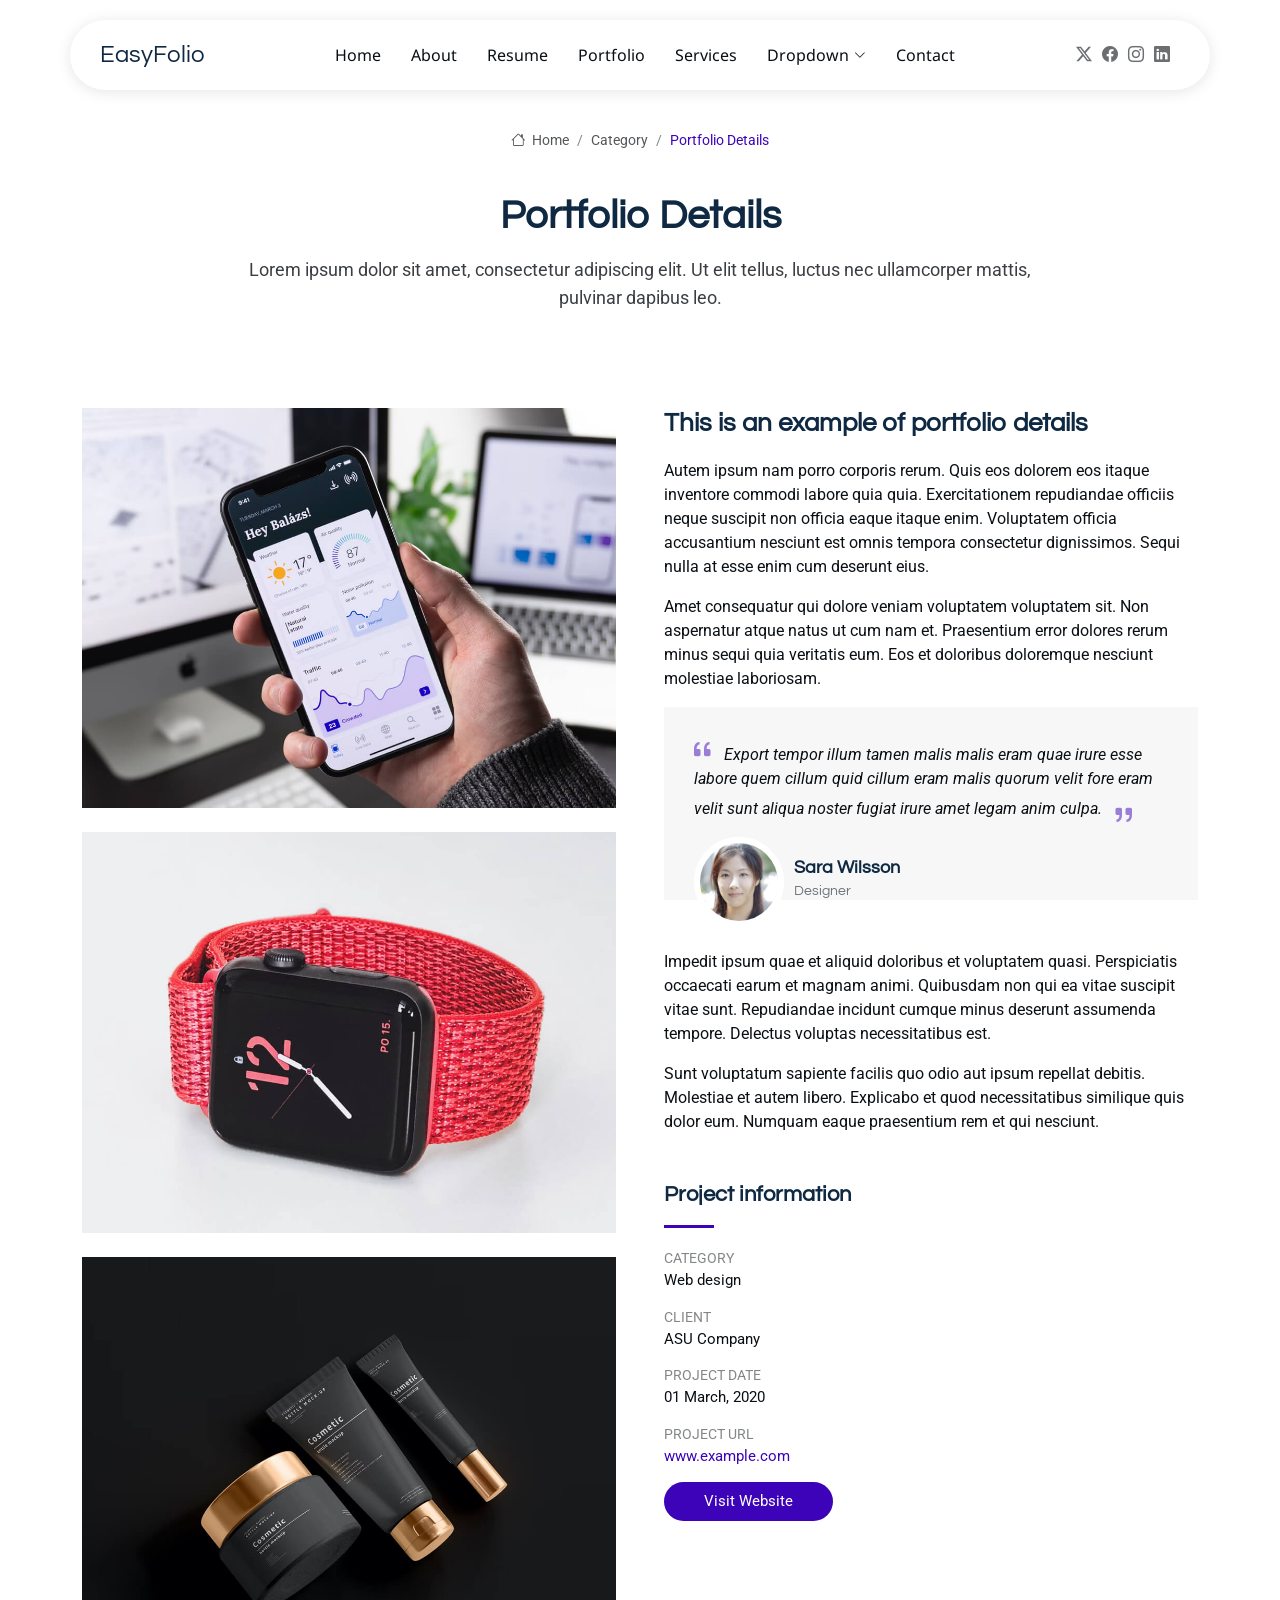
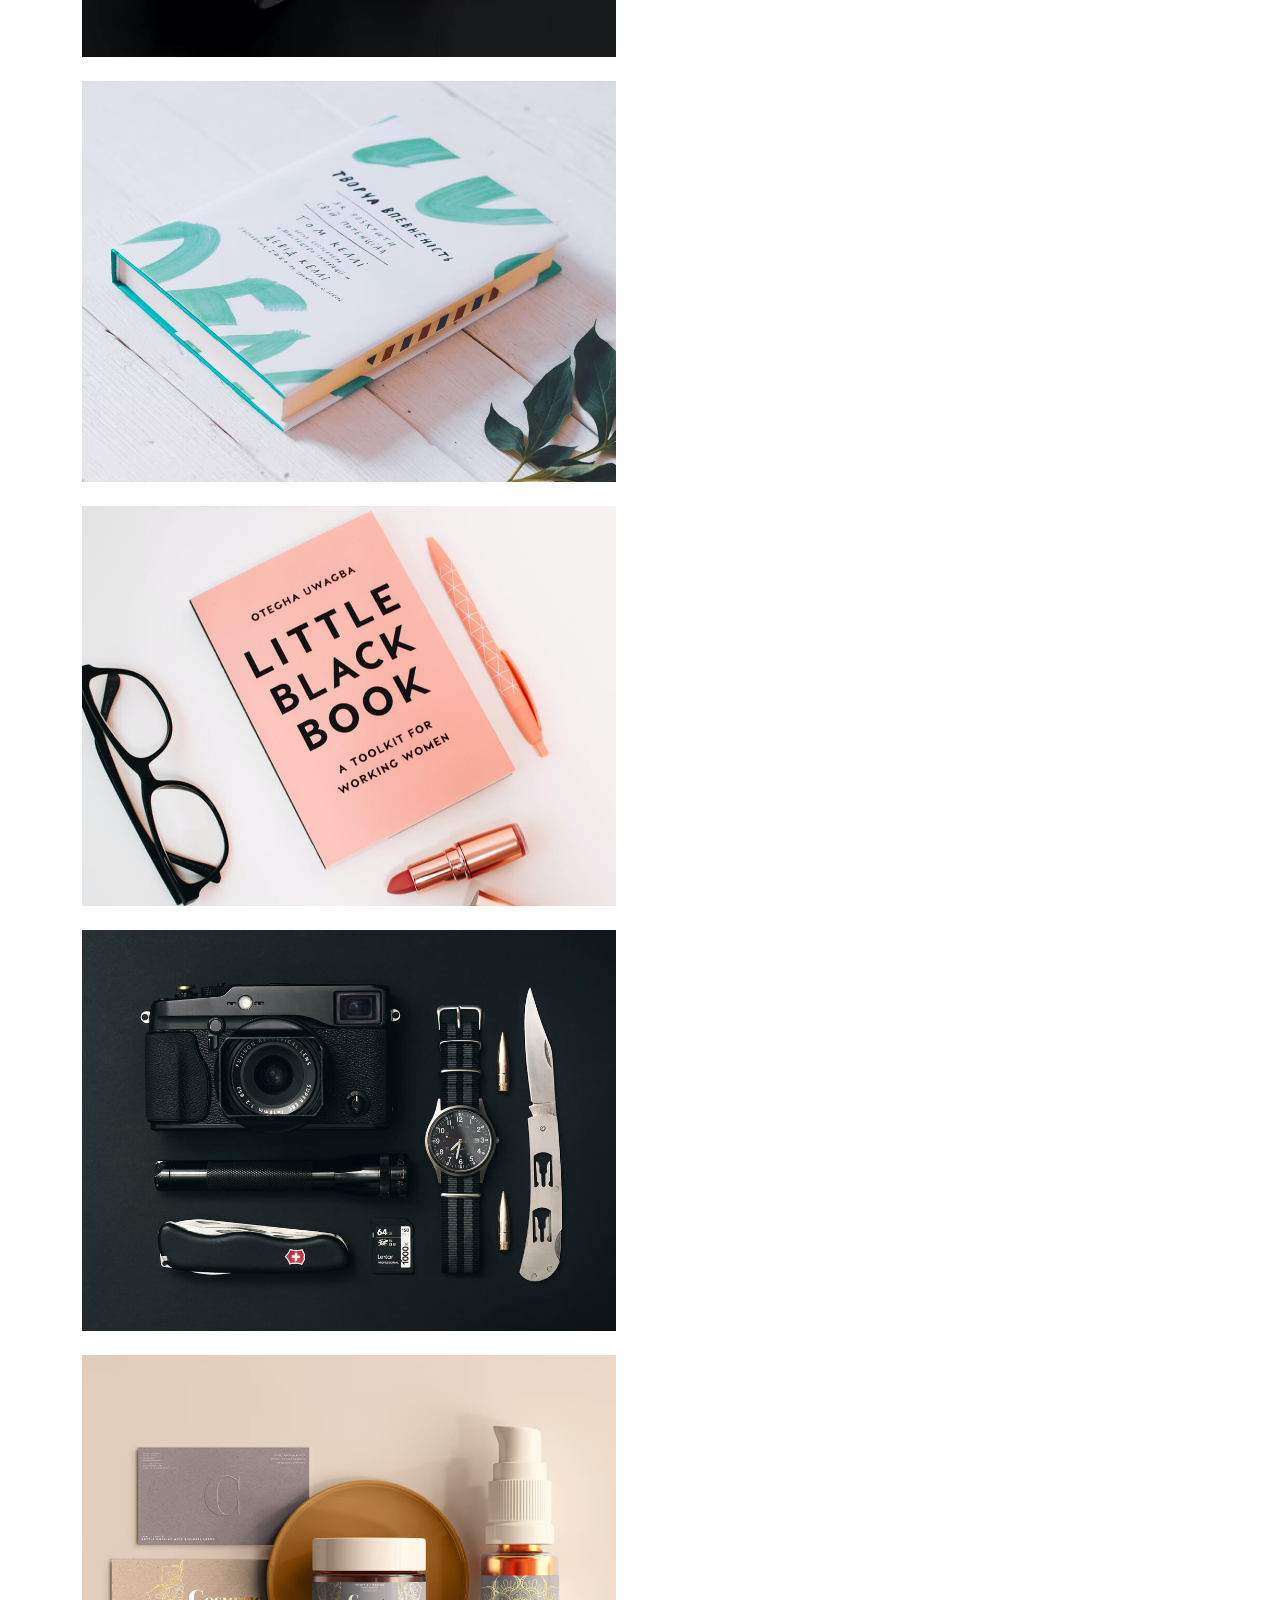
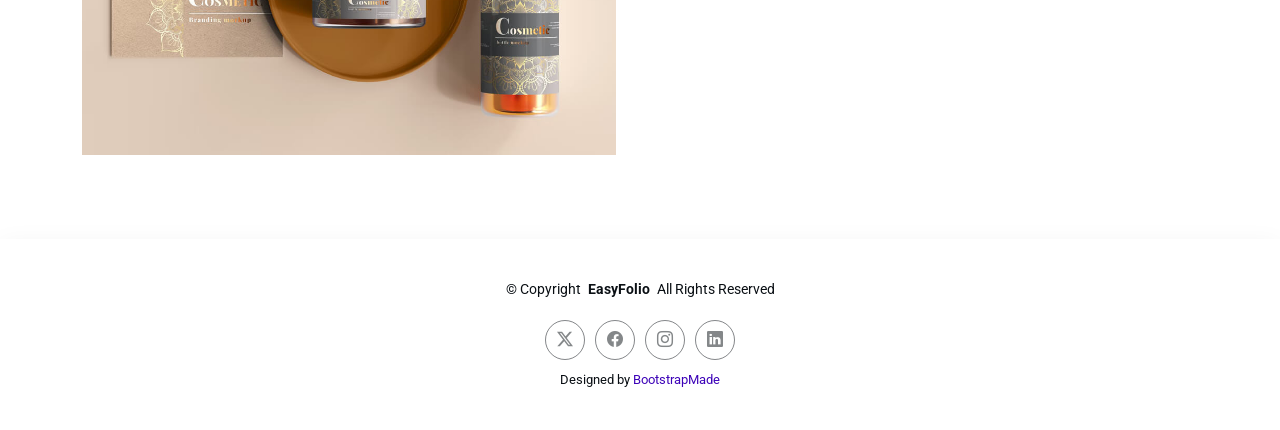
<file: portfolio-details.html>
<!DOCTYPE html>
<html lang="en">

<head>
  <meta charset="utf-8">
  <meta content="width=device-width, initial-scale=1.0" name="viewport">
  <title>Portfolio Details - EasyFolio Bootstrap Template</title>
  <meta name="description" content="">
  <meta name="keywords" content="">

  <!-- Favicons -->
  <link href="assets/img/favicon.png" rel="icon">
  <link href="assets/img/apple-touch-icon.png" rel="apple-touch-icon">

  <!-- Fonts -->
  <link href="https://fonts.googleapis.com" rel="preconnect">
  <link href="https://fonts.gstatic.com" rel="preconnect" crossorigin>
  <link href="https://fonts.googleapis.com/css2?family=Roboto:ital,wght@0,100;0,300;0,400;0,500;0,700;0,900;1,100;1,300;1,400;1,500;1,700;1,900&family=Noto+Sans:ital,wght@0,100;0,200;0,300;0,400;0,500;0,600;0,700;0,800;0,900;1,100;1,200;1,300;1,400;1,500;1,600;1,700;1,800;1,900&family=Questrial:wght@400&display=swap" rel="stylesheet">

  <!-- Vendor CSS Files -->
  <link href="assets/vendor/bootstrap/css/bootstrap.min.css" rel="stylesheet">
  <link href="assets/vendor/bootstrap-icons/bootstrap-icons.css" rel="stylesheet">
  <link href="assets/vendor/aos/aos.css" rel="stylesheet">
  <link href="assets/vendor/glightbox/css/glightbox.min.css" rel="stylesheet">
  <link href="assets/vendor/swiper/swiper-bundle.min.css" rel="stylesheet">

  <!-- Main CSS File -->
  <link href="assets/css/main.css" rel="stylesheet">

  <!-- =======================================================
  * Template Name: EasyFolio
  * Template URL: https://bootstrapmade.com/easyfolio-bootstrap-portfolio-template/
  * Updated: Feb 11 2025 with Bootstrap v5.3.3
  * Author: BootstrapMade.com
  * License: https://bootstrapmade.com/license/
  ======================================================== -->
</head>

<body class="portfolio-details-page">

  <header id="header" class="header d-flex align-items-center sticky-top">
    <div class="header-container container-fluid container-xl position-relative d-flex align-items-center justify-content-between">

      <a href="index.html" class="logo d-flex align-items-center me-auto me-xl-0">
        <!-- Uncomment the line below if you also wish to use an image logo -->
        <!-- <img src="assets/img/logo.png" alt=""> -->
        <h1 class="sitename">EasyFolio</h1>
      </a>

      <nav id="navmenu" class="navmenu">
        <ul>
          <li><a href="#hero">Home</a></li>
          <li><a href="#about">About</a></li>
          <li><a href="#resume">Resume</a></li>
          <li><a href="#portfolio">Portfolio</a></li>
          <li><a href="#services">Services</a></li>
          <li class="dropdown"><a href="#"><span>Dropdown</span> <i class="bi bi-chevron-down toggle-dropdown"></i></a>
            <ul>
              <li><a href="#">Dropdown 1</a></li>
              <li class="dropdown"><a href="#"><span>Deep Dropdown</span> <i class="bi bi-chevron-down toggle-dropdown"></i></a>
                <ul>
                  <li><a href="#">Deep Dropdown 1</a></li>
                  <li><a href="#">Deep Dropdown 2</a></li>
                  <li><a href="#">Deep Dropdown 3</a></li>
                  <li><a href="#">Deep Dropdown 4</a></li>
                  <li><a href="#">Deep Dropdown 5</a></li>
                </ul>
              </li>
              <li><a href="#">Dropdown 2</a></li>
              <li><a href="#">Dropdown 3</a></li>
              <li><a href="#">Dropdown 4</a></li>
            </ul>
          </li>
          <li><a href="#contact">Contact</a></li>
        </ul>
        <i class="mobile-nav-toggle d-xl-none bi bi-list"></i>
      </nav>

      <div class="header-social-links">
        <a href="#" class="twitter"><i class="bi bi-twitter-x"></i></a>
        <a href="#" class="facebook"><i class="bi bi-facebook"></i></a>
        <a href="#" class="instagram"><i class="bi bi-instagram"></i></a>
        <a href="#" class="linkedin"><i class="bi bi-linkedin"></i></a>
      </div>

    </div>
  </header>

  <main class="main">

    <!-- Page Title -->
    <div class="page-title">
      <div class="breadcrumbs">
        <nav aria-label="breadcrumb">
          <ol class="breadcrumb">
            <li class="breadcrumb-item"><a href="#"><i class="bi bi-house"></i> Home</a></li>
            <li class="breadcrumb-item"><a href="#">Category</a></li>
            <li class="breadcrumb-item active current">Portfolio Details</li>
          </ol>
        </nav>
      </div>

      <div class="title-wrapper">
        <h1>Portfolio Details</h1>
        <p>Lorem ipsum dolor sit amet, consectetur adipiscing elit. Ut elit tellus, luctus nec ullamcorper mattis, pulvinar dapibus leo.</p>
      </div>
    </div><!-- End Page Title -->

    <!-- Portfolio Details Section -->
    <section id="portfolio-details" class="portfolio-details section">

      <div class="container" data-aos="fade-up">

        <div class="row gy-4 g-lg-5">
          <div class="col-lg-6">
            <img src="assets/img/portfolio/app-1.jpg" class="img-fluid mb-4" alt="">
            <img src="assets/img/portfolio/product-1.jpg" class="img-fluid mb-4" alt="">
            <img src="assets/img/portfolio/branding-1.jpg" class="img-fluid mb-4" alt="">
            <img src="assets/img/portfolio/books-1.jpg" class="img-fluid mb-4" alt="">
            <img src="assets/img/portfolio/books-2.jpg" class="img-fluid mb-4" alt="">
            <img src="assets/img/portfolio/product-2.jpg" class="img-fluid mb-4" alt="">
            <img src="assets/img/portfolio/branding-2.jpg" class="img-fluid mb-4" alt="">
          </div>

          <div class="col-lg-6">

            <div class="position-sticky" style="top: 40px">
              <div class="portfolio-description">
                <h2>This is an example of portfolio details</h2>
                <p>
                  Autem ipsum nam porro corporis rerum. Quis eos dolorem eos itaque inventore commodi labore quia quia. Exercitationem repudiandae officiis neque suscipit non officia eaque itaque enim. Voluptatem officia accusantium nesciunt est omnis tempora consectetur dignissimos. Sequi nulla at esse enim cum deserunt eius.
                </p>
                <p>
                  Amet consequatur qui dolore veniam voluptatem voluptatem sit. Non aspernatur atque natus ut cum nam et. Praesentium error dolores rerum minus sequi quia veritatis eum. Eos et doloribus doloremque nesciunt molestiae laboriosam.
                </p>

                <div class="testimonial-item">
                  <p>
                    <i class="bi bi-quote quote-icon-left"></i>
                    <span>Export tempor illum tamen malis malis eram quae irure esse labore quem cillum quid cillum eram malis quorum velit fore eram velit sunt aliqua noster fugiat irure amet legam anim culpa.</span>
                    <i class="bi bi-quote quote-icon-right"></i>
                  </p>
                  <div>
                    <img src="assets/img/testimonials/testimonials-2.jpg" class="testimonial-img" alt="">
                    <h3>Sara Wilsson</h3>
                    <h4>Designer</h4>
                  </div>
                </div>

                <p>
                  Impedit ipsum quae et aliquid doloribus et voluptatem quasi. Perspiciatis occaecati earum et magnam animi. Quibusdam non qui ea vitae suscipit vitae sunt. Repudiandae incidunt cumque minus deserunt assumenda tempore. Delectus voluptas necessitatibus est.
                </p>

                <p>
                  Sunt voluptatum sapiente facilis quo odio aut ipsum repellat debitis. Molestiae et autem libero. Explicabo et quod necessitatibus similique quis dolor eum. Numquam eaque praesentium rem et qui nesciunt.
                </p>

              </div>

              <div class="portfolio-info mt-5">
                <h3>Project information</h3>
                <ul>
                  <li><strong>Category</strong> Web design</li>
                  <li><strong>Client</strong> ASU Company</li>
                  <li><strong>Project date</strong> 01 March, 2020</li>
                  <li><strong>Project URL</strong> <a href="#">www.example.com</a></li>
                  <li><a href="#" class="btn-visit align-self-start">Visit Website</a></li>
                </ul>
              </div>
            </div>

          </div>
        </div>

      </div>

    </section><!-- /Portfolio Details Section -->

  </main>

  <footer id="footer" class="footer">

    <div class="container">
      <div class="copyright text-center ">
        <p>© <span>Copyright</span> <strong class="px-1 sitename">EasyFolio</strong> <span>All Rights Reserved</span></p>
      </div>
      <div class="social-links d-flex justify-content-center">
        <a href=""><i class="bi bi-twitter-x"></i></a>
        <a href=""><i class="bi bi-facebook"></i></a>
        <a href=""><i class="bi bi-instagram"></i></a>
        <a href=""><i class="bi bi-linkedin"></i></a>
      </div>
      <div class="credits">
        <!-- All the links in the footer should remain intact. -->
        <!-- You can delete the links only if you've purchased the pro version. -->
        <!-- Licensing information: https://bootstrapmade.com/license/ -->
        <!-- Purchase the pro version with working PHP/AJAX contact form: [buy-url] -->
        Designed by <a href="https://bootstrapmade.com/">BootstrapMade</a>
      </div>
    </div>

  </footer>

  <!-- Scroll Top -->
  <a href="#" id="scroll-top" class="scroll-top d-flex align-items-center justify-content-center"><i class="bi bi-arrow-up-short"></i></a>

  <!-- Vendor JS Files -->
  <script src="assets/vendor/bootstrap/js/bootstrap.bundle.min.js"></script>
  <script src="assets/vendor/php-email-form/validate.js"></script>
  <script src="assets/vendor/aos/aos.js"></script>
  <script src="assets/vendor/waypoints/noframework.waypoints.js"></script>
  <script src="assets/vendor/glightbox/js/glightbox.min.js"></script>
  <script src="assets/vendor/imagesloaded/imagesloaded.pkgd.min.js"></script>
  <script src="assets/vendor/isotope-layout/isotope.pkgd.min.js"></script>
  <script src="assets/vendor/swiper/swiper-bundle.min.js"></script>

  <!-- Main JS File -->
  <script src="assets/js/main.js"></script>

</body>

</html>
</file>
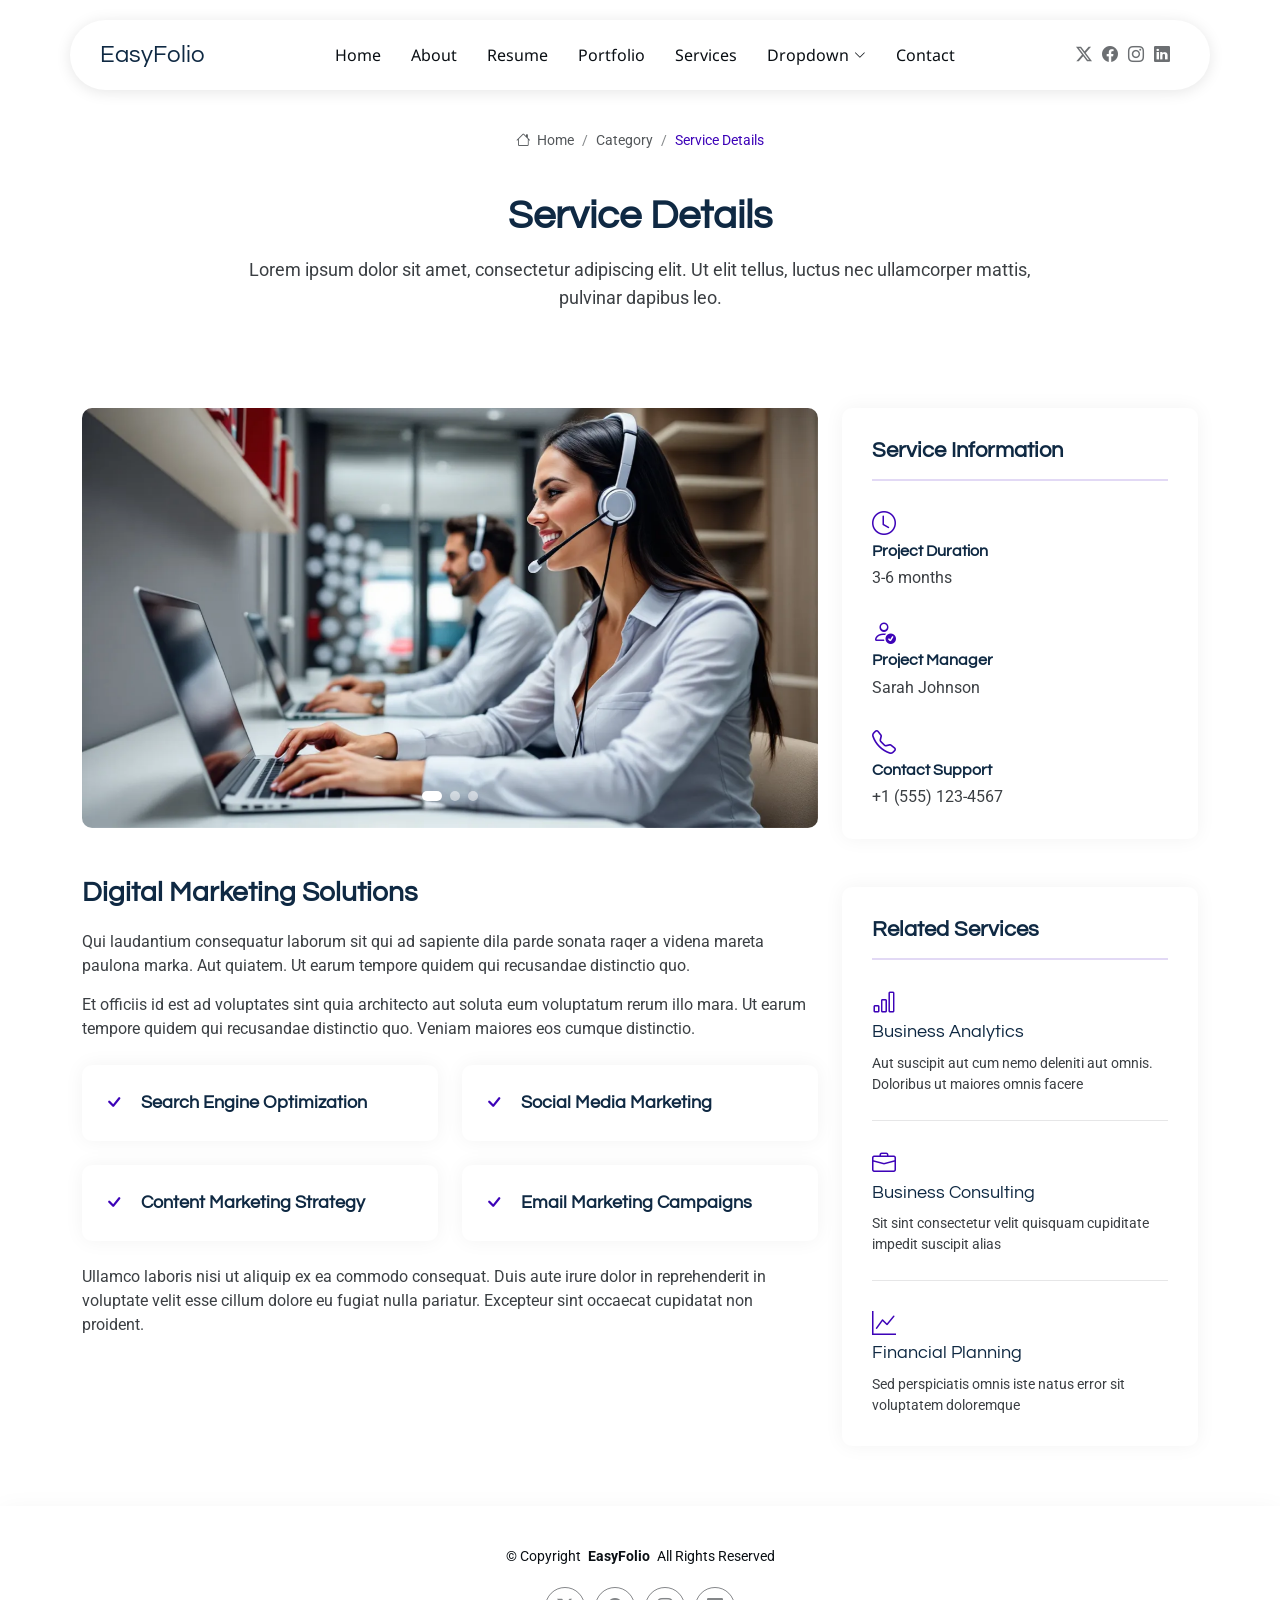
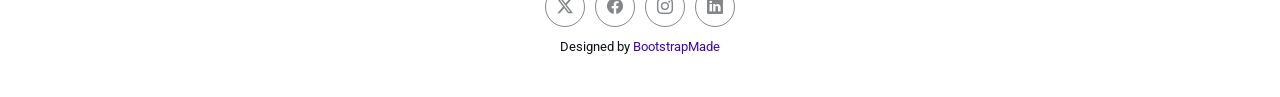
<file: service-details.html>
<!DOCTYPE html>
<html lang="en">

<head>
  <meta charset="utf-8">
  <meta content="width=device-width, initial-scale=1.0" name="viewport">
  <title>Service Details - EasyFolio Bootstrap Template</title>
  <meta name="description" content="">
  <meta name="keywords" content="">

  <!-- Favicons -->
  <link href="assets/img/favicon.png" rel="icon">
  <link href="assets/img/apple-touch-icon.png" rel="apple-touch-icon">

  <!-- Fonts -->
  <link href="https://fonts.googleapis.com" rel="preconnect">
  <link href="https://fonts.gstatic.com" rel="preconnect" crossorigin>
  <link href="https://fonts.googleapis.com/css2?family=Roboto:ital,wght@0,100;0,300;0,400;0,500;0,700;0,900;1,100;1,300;1,400;1,500;1,700;1,900&family=Noto+Sans:ital,wght@0,100;0,200;0,300;0,400;0,500;0,600;0,700;0,800;0,900;1,100;1,200;1,300;1,400;1,500;1,600;1,700;1,800;1,900&family=Questrial:wght@400&display=swap" rel="stylesheet">

  <!-- Vendor CSS Files -->
  <link href="assets/vendor/bootstrap/css/bootstrap.min.css" rel="stylesheet">
  <link href="assets/vendor/bootstrap-icons/bootstrap-icons.css" rel="stylesheet">
  <link href="assets/vendor/aos/aos.css" rel="stylesheet">
  <link href="assets/vendor/glightbox/css/glightbox.min.css" rel="stylesheet">
  <link href="assets/vendor/swiper/swiper-bundle.min.css" rel="stylesheet">

  <!-- Main CSS File -->
  <link href="assets/css/main.css" rel="stylesheet">

  <!-- =======================================================
  * Template Name: EasyFolio
  * Template URL: https://bootstrapmade.com/easyfolio-bootstrap-portfolio-template/
  * Updated: Feb 11 2025 with Bootstrap v5.3.3
  * Author: BootstrapMade.com
  * License: https://bootstrapmade.com/license/
  ======================================================== -->
</head>

<body class="service-details-page">

  <header id="header" class="header d-flex align-items-center sticky-top">
    <div class="header-container container-fluid container-xl position-relative d-flex align-items-center justify-content-between">

      <a href="index.html" class="logo d-flex align-items-center me-auto me-xl-0">
        <!-- Uncomment the line below if you also wish to use an image logo -->
        <!-- <img src="assets/img/logo.png" alt=""> -->
        <h1 class="sitename">EasyFolio</h1>
      </a>

      <nav id="navmenu" class="navmenu">
        <ul>
          <li><a href="#hero">Home</a></li>
          <li><a href="#about">About</a></li>
          <li><a href="#resume">Resume</a></li>
          <li><a href="#portfolio">Portfolio</a></li>
          <li><a href="#services">Services</a></li>
          <li class="dropdown"><a href="#"><span>Dropdown</span> <i class="bi bi-chevron-down toggle-dropdown"></i></a>
            <ul>
              <li><a href="#">Dropdown 1</a></li>
              <li class="dropdown"><a href="#"><span>Deep Dropdown</span> <i class="bi bi-chevron-down toggle-dropdown"></i></a>
                <ul>
                  <li><a href="#">Deep Dropdown 1</a></li>
                  <li><a href="#">Deep Dropdown 2</a></li>
                  <li><a href="#">Deep Dropdown 3</a></li>
                  <li><a href="#">Deep Dropdown 4</a></li>
                  <li><a href="#">Deep Dropdown 5</a></li>
                </ul>
              </li>
              <li><a href="#">Dropdown 2</a></li>
              <li><a href="#">Dropdown 3</a></li>
              <li><a href="#">Dropdown 4</a></li>
            </ul>
          </li>
          <li><a href="#contact">Contact</a></li>
        </ul>
        <i class="mobile-nav-toggle d-xl-none bi bi-list"></i>
      </nav>

      <div class="header-social-links">
        <a href="#" class="twitter"><i class="bi bi-twitter-x"></i></a>
        <a href="#" class="facebook"><i class="bi bi-facebook"></i></a>
        <a href="#" class="instagram"><i class="bi bi-instagram"></i></a>
        <a href="#" class="linkedin"><i class="bi bi-linkedin"></i></a>
      </div>

    </div>
  </header>

  <main class="main">

    <!-- Page Title -->
    <div class="page-title">
      <div class="breadcrumbs">
        <nav aria-label="breadcrumb">
          <ol class="breadcrumb">
            <li class="breadcrumb-item"><a href="#"><i class="bi bi-house"></i> Home</a></li>
            <li class="breadcrumb-item"><a href="#">Category</a></li>
            <li class="breadcrumb-item active current">Service Details</li>
          </ol>
        </nav>
      </div>

      <div class="title-wrapper">
        <h1>Service Details</h1>
        <p>Lorem ipsum dolor sit amet, consectetur adipiscing elit. Ut elit tellus, luctus nec ullamcorper mattis, pulvinar dapibus leo.</p>
      </div>
    </div><!-- End Page Title -->

    <!-- Service Details Section -->
    <section id="service-details" class="service-details section">

      <div class="container" data-aos="fade-up" data-aos-delay="100">

        <div class="row gy-4">

          <div class="col-lg-8">
            <div class="service-details-slider swiper init-swiper">
              <script type="application/json" class="swiper-config">
                {
                  "loop": true,
                  "speed": 600,
                  "autoplay": {
                    "delay": 5000
                  },
                  "slidesPerView": 1,
                  "pagination": {
                    "el": ".swiper-pagination",
                    "type": "bullets",
                    "clickable": true
                  }
                }
              </script>
              <div class="swiper-wrapper align-items-center">
                <div class="swiper-slide">
                  <img src="assets/img/services-1.webp" alt="" class="img-fluid" loading="lazy">
                </div>
                <div class="swiper-slide">
                  <img src="assets/img/services-2.webp" alt="" class="img-fluid" loading="lazy">
                </div>
                <div class="swiper-slide">
                  <img src="assets/img/services-3.webp" alt="" class="img-fluid" loading="lazy">
                </div>
              </div>
              <div class="swiper-pagination"></div>
            </div>

            <div class="content mt-5">
              <h3>Digital Marketing Solutions</h3>
              <p>
                Qui laudantium consequatur laborum sit qui ad sapiente dila parde sonata raqer a videna mareta paulona marka. Aut quiatem. Ut earum tempore quidem qui recusandae distinctio quo.
              </p>
              <p>
                Et officiis id est ad voluptates sint quia architecto aut soluta eum voluptatum rerum illo mara. Ut earum tempore quidem qui recusandae distinctio quo. Veniam maiores eos cumque distinctio.
              </p>

              <div class="features mt-4">
                <div class="row gy-4">
                  <div class="col-md-6" data-aos="fade-up" data-aos-delay="100">
                    <div class="feature-box d-flex align-items-center">
                      <i class="bi bi-check"></i>
                      <h4>Search Engine Optimization</h4>
                    </div>
                  </div>
                  <div class="col-md-6" data-aos="fade-up" data-aos-delay="200">
                    <div class="feature-box d-flex align-items-center">
                      <i class="bi bi-check"></i>
                      <h4>Social Media Marketing</h4>
                    </div>
                  </div>
                  <div class="col-md-6" data-aos="fade-up" data-aos-delay="300">
                    <div class="feature-box d-flex align-items-center">
                      <i class="bi bi-check"></i>
                      <h4>Content Marketing Strategy</h4>
                    </div>
                  </div>
                  <div class="col-md-6" data-aos="fade-up" data-aos-delay="400">
                    <div class="feature-box d-flex align-items-center">
                      <i class="bi bi-check"></i>
                      <h4>Email Marketing Campaigns</h4>
                    </div>
                  </div>
                </div>
              </div>

              <p class="mt-4">
                Ullamco laboris nisi ut aliquip ex ea commodo consequat. Duis aute irure dolor in reprehenderit in voluptate velit esse cillum dolore eu fugiat nulla pariatur. Excepteur sint occaecat cupidatat non proident.
              </p>
            </div>
          </div>

          <div class="col-lg-4">
            <div class="service-info">
              <h4>Service Information</h4>
              <div class="info-item">
                <i class="bi bi-clock"></i>
                <h5>Project Duration</h5>
                <p>3-6 months</p>
              </div>
              <div class="info-item">
                <i class="bi bi-person-check"></i>
                <h5>Project Manager</h5>
                <p>Sarah Johnson</p>
              </div>
              <div class="info-item">
                <i class="bi bi-telephone"></i>
                <h5>Contact Support</h5>
                <p>+1 (555) 123-4567</p>
              </div>
            </div>

            <div class="related-services mt-5">
              <h4>Related Services</h4>
              <div class="service-item">
                <i class="bi bi-bar-chart"></i>
                <h5><a href="#">Business Analytics</a></h5>
                <p>Aut suscipit aut cum nemo deleniti aut omnis. Doloribus ut maiores omnis facere</p>
              </div>
              <div class="service-item">
                <i class="bi bi-briefcase"></i>
                <h5><a href="#">Business Consulting</a></h5>
                <p>Sit sint consectetur velit quisquam cupiditate impedit suscipit alias</p>
              </div>
              <div class="service-item">
                <i class="bi bi-graph-up"></i>
                <h5><a href="#">Financial Planning</a></h5>
                <p>Sed perspiciatis omnis iste natus error sit voluptatem doloremque</p>
              </div>
            </div>
          </div>

        </div>

      </div>

    </section><!-- /Service Details Section -->

  </main>

  <footer id="footer" class="footer">

    <div class="container">
      <div class="copyright text-center ">
        <p>© <span>Copyright</span> <strong class="px-1 sitename">EasyFolio</strong> <span>All Rights Reserved</span></p>
      </div>
      <div class="social-links d-flex justify-content-center">
        <a href=""><i class="bi bi-twitter-x"></i></a>
        <a href=""><i class="bi bi-facebook"></i></a>
        <a href=""><i class="bi bi-instagram"></i></a>
        <a href=""><i class="bi bi-linkedin"></i></a>
      </div>
      <div class="credits">
        <!-- All the links in the footer should remain intact. -->
        <!-- You can delete the links only if you've purchased the pro version. -->
        <!-- Licensing information: https://bootstrapmade.com/license/ -->
        <!-- Purchase the pro version with working PHP/AJAX contact form: [buy-url] -->
        Designed by <a href="https://bootstrapmade.com/">BootstrapMade</a>
      </div>
    </div>

  </footer>

  <!-- Scroll Top -->
  <a href="#" id="scroll-top" class="scroll-top d-flex align-items-center justify-content-center"><i class="bi bi-arrow-up-short"></i></a>

  <!-- Vendor JS Files -->
  <script src="assets/vendor/bootstrap/js/bootstrap.bundle.min.js"></script>
  <script src="assets/vendor/php-email-form/validate.js"></script>
  <script src="assets/vendor/aos/aos.js"></script>
  <script src="assets/vendor/waypoints/noframework.waypoints.js"></script>
  <script src="assets/vendor/glightbox/js/glightbox.min.js"></script>
  <script src="assets/vendor/imagesloaded/imagesloaded.pkgd.min.js"></script>
  <script src="assets/vendor/isotope-layout/isotope.pkgd.min.js"></script>
  <script src="assets/vendor/swiper/swiper-bundle.min.js"></script>

  <!-- Main JS File -->
  <script src="assets/js/main.js"></script>

</body>

</html>
</file>
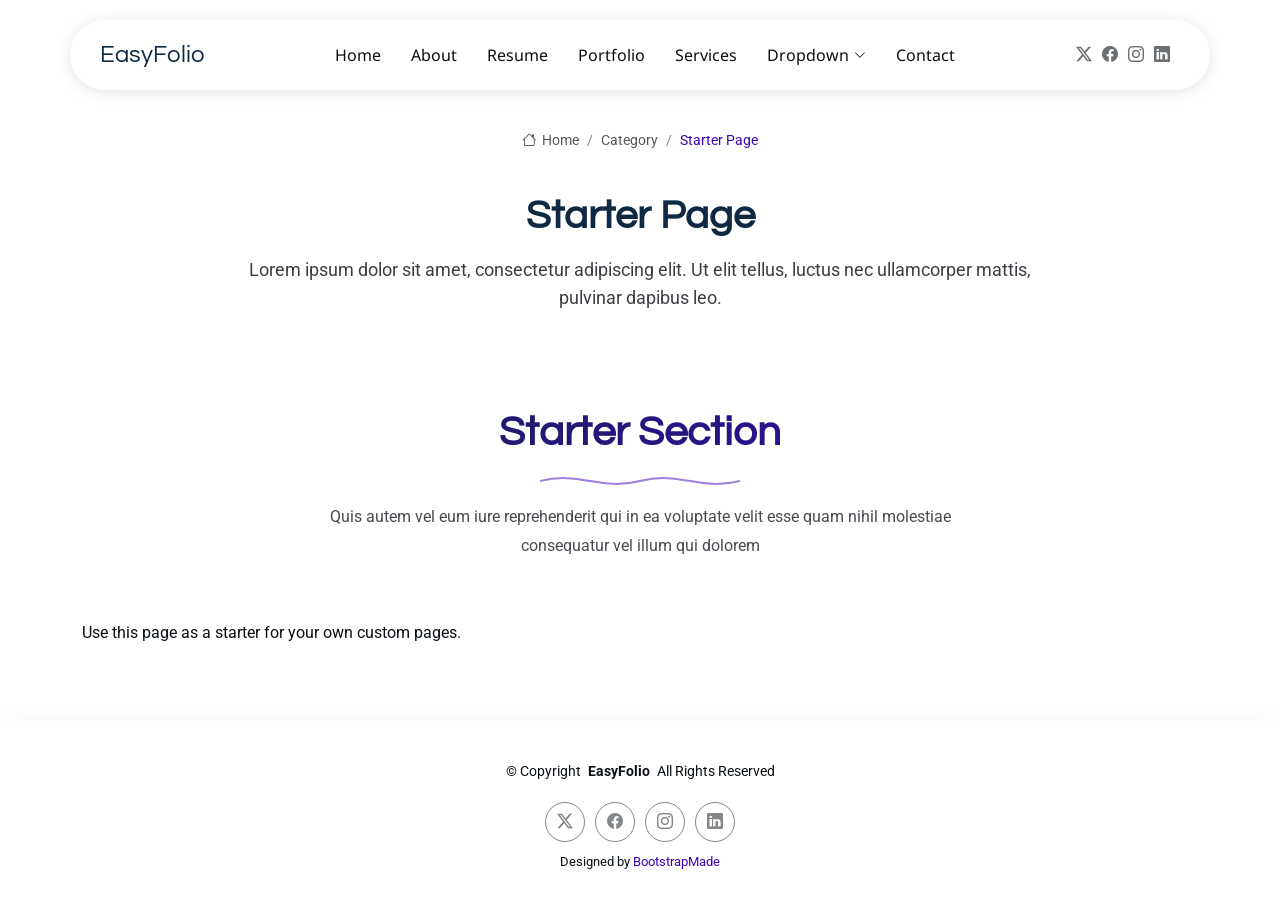
<file: starter-page.html>
<!DOCTYPE html>
<html lang="en">

<head>
  <meta charset="utf-8">
  <meta content="width=device-width, initial-scale=1.0" name="viewport">
  <title>Starter Page - EasyFolio Bootstrap Template</title>
  <meta name="description" content="">
  <meta name="keywords" content="">

  <!-- Favicons -->
  <link href="assets/img/favicon.png" rel="icon">
  <link href="assets/img/apple-touch-icon.png" rel="apple-touch-icon">

  <!-- Fonts -->
  <link href="https://fonts.googleapis.com" rel="preconnect">
  <link href="https://fonts.gstatic.com" rel="preconnect" crossorigin>
  <link href="https://fonts.googleapis.com/css2?family=Roboto:ital,wght@0,100;0,300;0,400;0,500;0,700;0,900;1,100;1,300;1,400;1,500;1,700;1,900&family=Noto+Sans:ital,wght@0,100;0,200;0,300;0,400;0,500;0,600;0,700;0,800;0,900;1,100;1,200;1,300;1,400;1,500;1,600;1,700;1,800;1,900&family=Questrial:wght@400&display=swap" rel="stylesheet">

  <!-- Vendor CSS Files -->
  <link href="assets/vendor/bootstrap/css/bootstrap.min.css" rel="stylesheet">
  <link href="assets/vendor/bootstrap-icons/bootstrap-icons.css" rel="stylesheet">
  <link href="assets/vendor/aos/aos.css" rel="stylesheet">
  <link href="assets/vendor/glightbox/css/glightbox.min.css" rel="stylesheet">
  <link href="assets/vendor/swiper/swiper-bundle.min.css" rel="stylesheet">

  <!-- Main CSS File -->
  <link href="assets/css/main.css" rel="stylesheet">

  <!-- =======================================================
  * Template Name: EasyFolio
  * Template URL: https://bootstrapmade.com/easyfolio-bootstrap-portfolio-template/
  * Updated: Feb 11 2025 with Bootstrap v5.3.3
  * Author: BootstrapMade.com
  * License: https://bootstrapmade.com/license/
  ======================================================== -->
</head>

<body class="starter-page-page">

  <header id="header" class="header d-flex align-items-center sticky-top">
    <div class="header-container container-fluid container-xl position-relative d-flex align-items-center justify-content-between">

      <a href="index.html" class="logo d-flex align-items-center me-auto me-xl-0">
        <!-- Uncomment the line below if you also wish to use an image logo -->
        <!-- <img src="assets/img/logo.png" alt=""> -->
        <h1 class="sitename">EasyFolio</h1>
      </a>

      <nav id="navmenu" class="navmenu">
        <ul>
          <li><a href="#hero">Home</a></li>
          <li><a href="#about">About</a></li>
          <li><a href="#resume">Resume</a></li>
          <li><a href="#portfolio">Portfolio</a></li>
          <li><a href="#services">Services</a></li>
          <li class="dropdown"><a href="#"><span>Dropdown</span> <i class="bi bi-chevron-down toggle-dropdown"></i></a>
            <ul>
              <li><a href="#">Dropdown 1</a></li>
              <li class="dropdown"><a href="#"><span>Deep Dropdown</span> <i class="bi bi-chevron-down toggle-dropdown"></i></a>
                <ul>
                  <li><a href="#">Deep Dropdown 1</a></li>
                  <li><a href="#">Deep Dropdown 2</a></li>
                  <li><a href="#">Deep Dropdown 3</a></li>
                  <li><a href="#">Deep Dropdown 4</a></li>
                  <li><a href="#">Deep Dropdown 5</a></li>
                </ul>
              </li>
              <li><a href="#">Dropdown 2</a></li>
              <li><a href="#">Dropdown 3</a></li>
              <li><a href="#">Dropdown 4</a></li>
            </ul>
          </li>
          <li><a href="#contact">Contact</a></li>
        </ul>
        <i class="mobile-nav-toggle d-xl-none bi bi-list"></i>
      </nav>

      <div class="header-social-links">
        <a href="#" class="twitter"><i class="bi bi-twitter-x"></i></a>
        <a href="#" class="facebook"><i class="bi bi-facebook"></i></a>
        <a href="#" class="instagram"><i class="bi bi-instagram"></i></a>
        <a href="#" class="linkedin"><i class="bi bi-linkedin"></i></a>
      </div>

    </div>
  </header>

  <main class="main">

    <!-- Page Title -->
    <div class="page-title">
      <div class="breadcrumbs">
        <nav aria-label="breadcrumb">
          <ol class="breadcrumb">
            <li class="breadcrumb-item"><a href="#"><i class="bi bi-house"></i> Home</a></li>
            <li class="breadcrumb-item"><a href="#">Category</a></li>
            <li class="breadcrumb-item active current">Starter Page</li>
          </ol>
        </nav>
      </div>

      <div class="title-wrapper">
        <h1>Starter Page</h1>
        <p>Lorem ipsum dolor sit amet, consectetur adipiscing elit. Ut elit tellus, luctus nec ullamcorper mattis, pulvinar dapibus leo.</p>
      </div>
    </div><!-- End Page Title -->

    <!-- Starter Section Section -->
    <section id="starter-section" class="starter-section section">

      <!-- Section Title -->
      <div class="container section-title" data-aos="fade-up">
        <h2>Starter Section</h2>
        <div class="title-shape">
          <svg viewBox="0 0 200 20" xmlns="http://www.w3.org/2000/svg">
            <path d="M 0,10 C 40,0 60,20 100,10 C 140,0 160,20 200,10" fill="none" stroke="currentColor" stroke-width="2"></path>
          </svg>
        </div>
        <p>Quis autem vel eum iure reprehenderit qui in ea voluptate velit esse quam nihil molestiae consequatur vel illum qui dolorem</p>
      </div><!-- End Section Title -->

      <div class="container" data-aos="fade-up">
        <p>Use this page as a starter for your own custom pages.</p>
      </div>

    </section><!-- /Starter Section Section -->

  </main>

  <footer id="footer" class="footer">

    <div class="container">
      <div class="copyright text-center ">
        <p>© <span>Copyright</span> <strong class="px-1 sitename">EasyFolio</strong> <span>All Rights Reserved</span></p>
      </div>
      <div class="social-links d-flex justify-content-center">
        <a href=""><i class="bi bi-twitter-x"></i></a>
        <a href=""><i class="bi bi-facebook"></i></a>
        <a href=""><i class="bi bi-instagram"></i></a>
        <a href=""><i class="bi bi-linkedin"></i></a>
      </div>
      <div class="credits">
        <!-- All the links in the footer should remain intact. -->
        <!-- You can delete the links only if you've purchased the pro version. -->
        <!-- Licensing information: https://bootstrapmade.com/license/ -->
        <!-- Purchase the pro version with working PHP/AJAX contact form: [buy-url] -->
        Designed by <a href="https://bootstrapmade.com/">BootstrapMade</a>
      </div>
    </div>

  </footer>

  <!-- Scroll Top -->
  <a href="#" id="scroll-top" class="scroll-top d-flex align-items-center justify-content-center"><i class="bi bi-arrow-up-short"></i></a>

  <!-- Vendor JS Files -->
  <script src="assets/vendor/bootstrap/js/bootstrap.bundle.min.js"></script>
  <script src="assets/vendor/php-email-form/validate.js"></script>
  <script src="assets/vendor/aos/aos.js"></script>
  <script src="assets/vendor/waypoints/noframework.waypoints.js"></script>
  <script src="assets/vendor/glightbox/js/glightbox.min.js"></script>
  <script src="assets/vendor/imagesloaded/imagesloaded.pkgd.min.js"></script>
  <script src="assets/vendor/isotope-layout/isotope.pkgd.min.js"></script>
  <script src="assets/vendor/swiper/swiper-bundle.min.js"></script>

  <!-- Main JS File -->
  <script src="assets/js/main.js"></script>

</body>

</html>
</file>
<file: assets/css/main.css>
/**
* Template Name: EasyFolio
* Template URL: https://bootstrapmade.com/easyfolio-bootstrap-portfolio-template/
* Updated: Feb 11 2025 with Bootstrap v5.3.3
* Author: BootstrapMade.com
* License: https://bootstrapmade.com/license/
*/

/*--------------------------------------------------------------
# Font & Color Variables
# Help: https://bootstrapmade.com/color-system/
--------------------------------------------------------------*/
/* Fonts */
:root {
  --default-font: "Roboto", system-ui, -apple-system, "Segoe UI", Roboto, "Helvetica Neue", Arial, "Noto Sans", "Liberation Sans", sans-serif, "Apple Color Emoji", "Segoe UI Emoji", "Segoe UI Symbol", "Noto Color Emoji";
  --heading-font: "Questrial", sans-serif;
  --nav-font: "Noto Sans", sans-serif;
}

/* Global Colors - The following color variables are used throughout the website. Updating them here will change the color scheme of the entire website */
:root {
  --background-color: #ffffff;
  /* Background color for the entire website, including individual sections */
  --default-color: #0a0f14;
  /* Default color used for the majority of the text content across the entire website */
  --heading-color: #0f2943;
  /* Color for headings, subheadings and title throughout the website */
  --accent-color: #3d03b8;
  /* Accent color that represents your brand on the website. It's used for buttons, links, and other elements that need to stand out */
  --surface-color: #ffffff;
  /* The surface color is used as a background of boxed elements within sections, such as cards, icon boxes, or other elements that require a visual separation from the global background. */
  --contrast-color: #ffffff;
  /* Contrast color for text, ensuring readability against backgrounds of accent, heading, or default colors. */
}

/* Nav Menu Colors - The following color variables are used specifically for the navigation menu. They are separate from the global colors to allow for more customization options */
:root {
  --nav-color: #0a0f14;
  /* The default color of the main navmenu links */
  --nav-hover-color: #3d03b8;
  /* Applied to main navmenu links when they are hovered over or active */
  --nav-mobile-background-color: #ffffff;
  /* Used as the background color for mobile navigation menu */
  --nav-dropdown-background-color: #ffffff;
  /* Used as the background color for dropdown items that appear when hovering over primary navigation items */
  --nav-dropdown-color: #0a0f14;
  /* Used for navigation links of the dropdown items in the navigation menu. */
  --nav-dropdown-hover-color: #3d03b8;
  /* Similar to --nav-hover-color, this color is applied to dropdown navigation links when they are hovered over. */
}

/* Color Presets - These classes override global colors when applied to any section or element, providing reuse of the sam color scheme. */

.light-background {
  --background-color: #faf9fb;
  --surface-color: #ffffff;
}

.dark-background {
  --background-color: #060606;
  --default-color: #ffffff;
  --heading-color: #ffffff;
  --surface-color: #252525;
  --contrast-color: #ffffff;
}

/* Smooth scroll */
:root {
  scroll-behavior: smooth;
}

/*--------------------------------------------------------------
# General Styling & Shared Classes
--------------------------------------------------------------*/
body {
  color: var(--default-color);
  background-color: var(--background-color);
  font-family: var(--default-font);
}

a {
  color: var(--accent-color);
  text-decoration: none;
  transition: 0.3s;
}

a:hover {
  color: color-mix(in srgb, var(--accent-color), transparent 25%);
  text-decoration: none;
}

h1,
h2,
h3,
h4,
h5,
h6 {
  color: var(--heading-color);
  font-family: var(--heading-font);
}

/* PHP Email Form Messages
------------------------------*/
.php-email-form .error-message {
  display: none;
  background: #df1529;
  color: #ffffff;
  text-align: left;
  padding: 15px;
  margin-bottom: 24px;
  font-weight: 600;
}

.php-email-form .sent-message {
  display: none;
  color: #ffffff;
  background: #059652;
  text-align: center;
  padding: 15px;
  margin-bottom: 24px;
  font-weight: 600;
}

.php-email-form .loading {
  display: none;
  background: var(--surface-color);
  text-align: center;
  padding: 15px;
  margin-bottom: 24px;
}

.php-email-form .loading:before {
  content: "";
  display: inline-block;
  border-radius: 50%;
  width: 24px;
  height: 24px;
  margin: 0 10px -6px 0;
  border: 3px solid var(--accent-color);
  border-top-color: var(--surface-color);
  animation: php-email-form-loading 1s linear infinite;
}

@keyframes php-email-form-loading {
  0% {
    transform: rotate(0deg);
  }

  100% {
    transform: rotate(360deg);
  }
}

/*--------------------------------------------------------------
# Global Header
--------------------------------------------------------------*/
.header {
  color: var(--default-color);
  background-color: var(--background-color);
  padding: 20px 0;
  transition: all 0.5s;
  z-index: 997;
}

.header .header-container {
  background: var(--surface-color);
  border-radius: 50px;
  padding: 5px 25px;
  box-shadow: 0px 2px 15px rgba(0, 0, 0, 0.1);
}

.header .logo {
  line-height: 1;
}

.header .logo img {
  max-height: 36px;
  margin-right: 8px;
}

.header .logo h1 {
  font-size: 24px;
  margin: 0;
  padding-left: 5px;
  font-weight: 500;
  color: var(--heading-color);
}

.header .header-social-links {
  padding-right: 15px;
}

.header .header-social-links a {
  color: color-mix(in srgb, var(--default-color), transparent 40%);
  padding-left: 6px;
  display: inline-block;
  transition: 0.3s;
  font-size: 16px;
}

.header .header-social-links a:hover {
  color: var(--accent-color);
}

.header .header-social-links a i {
  line-height: 0px;
}

@media (max-width: 1200px) {
  .header {
    padding-top: 10px;
  }

  .header .header-container {
    margin-left: 10px;
    margin-right: 10px;
    padding: 10px 5px 10px 15px;
  }

  .header .logo {
    order: 1;
  }

  .header .header-social-links {
    order: 2;
  }

  .header .navmenu {
    order: 3;
  }
}

/*--------------------------------------------------------------
# Navigation Menu
--------------------------------------------------------------*/
/* Navmenu - Desktop */
@media (min-width: 1200px) {
  .navmenu {
    padding: 0;
  }

  .navmenu ul {
    margin: 0;
    padding: 0;
    display: flex;
    list-style: none;
    align-items: center;
  }

  .navmenu li {
    position: relative;
  }

  .navmenu a,
  .navmenu a:focus {
    color: var(--nav-color);
    padding: 18px 15px;
    font-size: 16px;
    font-family: var(--nav-font);
    font-weight: 400;
    display: flex;
    align-items: center;
    justify-content: space-between;
    white-space: nowrap;
    transition: 0.3s;
  }

  .navmenu a i,
  .navmenu a:focus i {
    font-size: 12px;
    line-height: 0;
    margin-left: 5px;
    transition: 0.3s;
  }

  .navmenu li:last-child a {
    padding-right: 0;
  }

  .navmenu li:hover>a,
  .navmenu .active,
  .navmenu .active:focus {
    color: var(--nav-hover-color);
  }

  .navmenu .dropdown ul {
    margin: 0;
    padding: 10px 0;
    background: var(--nav-dropdown-background-color);
    display: block;
    position: absolute;
    visibility: hidden;
    left: 14px;
    top: 130%;
    opacity: 0;
    transition: 0.3s;
    border-radius: 4px;
    z-index: 99;
    box-shadow: 0px 0px 30px rgba(0, 0, 0, 0.1);
  }

  .navmenu .dropdown ul li {
    min-width: 200px;
  }

  .navmenu .dropdown ul a {
    padding: 10px 20px;
    font-size: 15px;
    text-transform: none;
    color: var(--nav-dropdown-color);
  }

  .navmenu .dropdown ul a i {
    font-size: 12px;
  }

  .navmenu .dropdown ul a:hover,
  .navmenu .dropdown ul .active:hover,
  .navmenu .dropdown ul li:hover>a {
    color: var(--nav-dropdown-hover-color);
  }

  .navmenu .dropdown:hover>ul {
    opacity: 1;
    top: 100%;
    visibility: visible;
  }

  .navmenu .dropdown .dropdown ul {
    top: 0;
    left: -90%;
    visibility: hidden;
  }

  .navmenu .dropdown .dropdown:hover>ul {
    opacity: 1;
    top: 0;
    left: -100%;
    visibility: visible;
  }
}

/* Navmenu - Mobile */
@media (max-width: 1199px) {
  .mobile-nav-toggle {
    color: var(--nav-color);
    font-size: 28px;
    line-height: 0;
    margin-right: 10px;
    cursor: pointer;
    transition: color 0.3s;
  }

  .navmenu {
    padding: 0;
    z-index: 9997;
  }

  .navmenu ul {
    display: none;
    list-style: none;
    position: absolute;
    inset: 60px 20px 20px 20px;
    padding: 10px 0;
    margin: 0;
    border-radius: 6px;
    background-color: var(--nav-mobile-background-color);
    overflow-y: auto;
    transition: 0.3s;
    z-index: 9998;
    box-shadow: 0px 0px 30px rgba(0, 0, 0, 0.1);
  }

  .navmenu a,
  .navmenu a:focus {
    color: var(--nav-dropdown-color);
    padding: 10px 20px;
    font-family: var(--nav-font);
    font-size: 17px;
    font-weight: 500;
    display: flex;
    align-items: center;
    justify-content: space-between;
    white-space: nowrap;
    transition: 0.3s;
  }

  .navmenu a i,
  .navmenu a:focus i {
    font-size: 12px;
    line-height: 0;
    margin-left: 5px;
    width: 30px;
    height: 30px;
    display: flex;
    align-items: center;
    justify-content: center;
    border-radius: 50%;
    transition: 0.3s;
    background-color: color-mix(in srgb, var(--accent-color), transparent 90%);
  }

  .navmenu a i:hover,
  .navmenu a:focus i:hover {
    background-color: var(--accent-color);
    color: var(--contrast-color);
  }

  .navmenu a:hover,
  .navmenu .active,
  .navmenu .active:focus {
    color: var(--nav-dropdown-hover-color);
  }

  .navmenu .active i,
  .navmenu .active:focus i {
    background-color: var(--accent-color);
    color: var(--contrast-color);
    transform: rotate(180deg);
  }

  .navmenu .dropdown ul {
    position: static;
    display: none;
    z-index: 99;
    padding: 10px 0;
    margin: 10px 20px;
    background-color: var(--nav-dropdown-background-color);
    border: 1px solid color-mix(in srgb, var(--default-color), transparent 90%);
    box-shadow: none;
    transition: all 0.5s ease-in-out;
  }

  .navmenu .dropdown ul ul {
    background-color: rgba(33, 37, 41, 0.1);
  }

  .navmenu .dropdown>.dropdown-active {
    display: block;
    background-color: rgba(33, 37, 41, 0.03);
  }

  .mobile-nav-active {
    overflow: hidden;
  }

  .mobile-nav-active .mobile-nav-toggle {
    color: #fff;
    position: absolute;
    font-size: 32px;
    top: 15px;
    right: 15px;
    margin-right: 0;
    z-index: 9999;
  }

  .mobile-nav-active .navmenu {
    position: fixed;
    overflow: hidden;
    inset: 0;
    background: rgba(33, 37, 41, 0.8);
    transition: 0.3s;
  }

  .mobile-nav-active .navmenu>ul {
    display: block;
  }
}

/*--------------------------------------------------------------
# Global Footer
--------------------------------------------------------------*/
.footer {
  color: var(--default-color);
  background-color: var(--background-color);
  font-size: 14px;
  padding: 40px 0;
  position: relative;
  box-shadow: 0 5px 25px rgba(0, 0, 0, 0.05);
}

.footer .copyright p {
  margin-bottom: 0;
}

.footer .social-links {
  margin-top: 20px;
}

.footer .social-links a {
  display: flex;
  align-items: center;
  justify-content: center;
  width: 40px;
  height: 40px;
  border-radius: 50%;
  border: 1px solid color-mix(in srgb, var(--default-color), transparent 50%);
  font-size: 16px;
  color: color-mix(in srgb, var(--default-color), transparent 50%);
  margin: 0 5px;
  transition: 0.3s;
}

.footer .social-links a:hover {
  color: var(--accent-color);
  border-color: var(--accent-color);
}

.footer .credits {
  margin-top: 10px;
  font-size: 13px;
  text-align: center;
}

/*--------------------------------------------------------------
# Scroll Top Button
--------------------------------------------------------------*/
.scroll-top {
  position: fixed;
  visibility: hidden;
  opacity: 0;
  right: 15px;
  bottom: -15px;
  z-index: 99999;
  background-color: var(--accent-color);
  width: 44px;
  height: 44px;
  border-radius: 50px;
  transition: all 0.4s;
}

.scroll-top i {
  font-size: 24px;
  color: var(--contrast-color);
  line-height: 0;
}

.scroll-top:hover {
  background-color: color-mix(in srgb, var(--accent-color), transparent 20%);
  color: var(--contrast-color);
}

.scroll-top.active {
  visibility: visible;
  opacity: 1;
  bottom: 15px;
}

/*--------------------------------------------------------------
# Disable aos animation delay on mobile devices
--------------------------------------------------------------*/
@media screen and (max-width: 768px) {
  [data-aos-delay] {
    transition-delay: 0 !important;
  }
}

/*--------------------------------------------------------------
# Global Page Titles & Breadcrumbs
--------------------------------------------------------------*/
.page-title {
  text-align: center;
  padding: 20px 0;
}

.page-title .breadcrumbs {
  margin-bottom: 1.5rem;
}

.page-title .breadcrumbs .breadcrumb {
  justify-content: center;
  margin: 0;
  padding: 0;
  background: none;
}

.page-title .breadcrumbs .breadcrumb .breadcrumb-item {
  font-size: 0.9rem;
  color: color-mix(in srgb, var(--default-color), transparent 30%);
}

.page-title .breadcrumbs .breadcrumb .breadcrumb-item.active {
  color: var(--accent-color);
}

.page-title .breadcrumbs .breadcrumb .breadcrumb-item a {
  color: inherit;
  text-decoration: none;
  transition: color 0.3s ease;
}

.page-title .breadcrumbs .breadcrumb .breadcrumb-item a:hover {
  color: var(--accent-color);
}

.page-title .breadcrumbs .breadcrumb .breadcrumb-item a i {
  font-size: 0.9rem;
  margin-right: 0.2rem;
}

.page-title .breadcrumbs .breadcrumb .breadcrumb-item+.breadcrumb-item::before {
  color: color-mix(in srgb, var(--default-color), transparent 50%);
}

.page-title .title-wrapper {
  max-width: 800px;
  margin: 0 auto;
  padding: 1rem 0;
}

.page-title .title-wrapper h1 {
  font-size: 2.5rem;
  margin-bottom: 1rem;
  font-weight: 700;
  color: var(--heading-color);
}

.page-title .title-wrapper p {
  font-size: 1.1rem;
  color: color-mix(in srgb, var(--default-color), transparent 20%);
  margin: 0;
  line-height: 1.6;
}

@media (max-width: 768px) {
  .page-title .title-wrapper h1 {
    font-size: 2rem;
  }

  .page-title .title-wrapper p {
    font-size: 1rem;
  }
}

@media (max-width: 576px) {
  .page-title .title-wrapper h1 {
    font-size: 1.75rem;
  }
}

/*--------------------------------------------------------------
# Global Sections
--------------------------------------------------------------*/
section,
.section {
  color: var(--default-color);
  background-color: var(--background-color);
  padding: 60px 0;
  scroll-margin-top: 90px;
  overflow: clip;
}

@media (max-width: 1199px) {

  section,
  .section {
    scroll-margin-top: 66px;
  }
}

/*--------------------------------------------------------------
# Global Section Titles
--------------------------------------------------------------*/
.section-title {
  text-align: center;
  padding-bottom: 60px;
  position: relative;
}

.section-title h2 {
  font-size: 42px;
  font-weight: 700;
  margin-bottom: 10px;
  background: linear-gradient(120deg, var(--heading-color), var(--accent-color));
  -webkit-background-clip: text;
  -webkit-text-fill-color: transparent;
  background-clip: text;
  position: relative;
}

.section-title .title-shape {
  width: 200px;
  height: 20px;
  margin: 0 auto;
  color: var(--accent-color);
  opacity: 0.5;
}

.section-title .title-shape svg {
  width: 100%;
  height: 100%;
}

.section-title p {
  margin: 15px auto 0;
  font-size: 16px;
  max-width: 700px;
  color: color-mix(in srgb, var(--default-color), transparent 25%);
  line-height: 1.8;
}

@media (max-width: 768px) {
  .section-title h2 {
    font-size: 32px;
  }

  .section-title .subtitle-wrapper .subtitle {
    font-size: 13px;
  }
}

/*--------------------------------------------------------------
# Hero Section
--------------------------------------------------------------*/
.hero {
  padding: 80px 0;
  position: relative;
  overflow: hidden;
  /* text-align: center; */
}

.hero .content h2 {
  font-size: 3.5rem;
  font-weight: 700;
  line-height: 1.2;
  margin-bottom: 1.5rem;
}

@media (max-width: 991px) {
  .hero .content h2 {
    font-size: 2.5rem;
  }
}

.hero .content .lead {
  font-size: 1.25rem;
  margin-bottom: 2rem;
  color: color-mix(in srgb, var(--default-color), transparent 20%);
}

.hero .cta-buttons {
  display: flex;
  gap: 1rem;
  margin-bottom: 3rem;
}

@media (max-width: 576px) {
  .hero .cta-buttons {
    flex-direction: column;
  }
}

.hero .cta-buttons .btn {
  padding: 0.8rem 2rem;
  font-size: 1rem;
  font-weight: 500;
  border-radius: 50px;
  transition: all 0.3s ease;
}

.hero .cta-buttons .btn.btn-primary {
  background-color: var(--accent-color);
  border-color: var(--accent-color);
  color: var(--contrast-color);
}

.hero .cta-buttons .btn.btn-primary:hover {
  background-color: color-mix(in srgb, var(--accent-color), transparent 15%);
  border-color: color-mix(in srgb, var(--accent-color), transparent 15%);
  transform: translateY(-2px);
}

.hero .cta-buttons .btn.btn-outline {
  border: 2px solid color-mix(in srgb, var(--accent-color), transparent 70%);
  color: var(--accent-color);
  background: transparent;
}

.hero .cta-buttons .btn.btn-outline:hover {
  background-color: var(--accent-color);
  color: var(--contrast-color);
  transform: translateY(-2px);
}

.hero .hero-stats {
  display: flex;
  gap: 3rem;
  margin-top: 2rem;
}

@media (max-width: 576px) {
  .hero .hero-stats {
    flex-direction: column;
    gap: 1.5rem;
  }
}

.hero .hero-stats .stat-item .stat-number {
  display: block;
  font-size: 2.5rem;
  font-weight: 700;
  color: var(--heading-color);
  line-height: 1;
}

.hero .hero-stats .stat-item .stat-label {
  font-size: 0.9rem;
  color: color-mix(in srgb, var(--default-color), transparent 30%);
  margin-top: 0.5rem;
  display: block;
}

.hero .hero-image {
  position: relative;
  width: 300px;
  /* Set your desired width */
  height: 300px;
  /* Set your desired height */
  overflow: hidden;
  border-radius: 50%;
  /* Makes the image circular */
  margin: 0 auto;
}

.hero .hero-image img {
  object-fit: cover;
  object-position: center;
  display: block;
  width: 100%;
  height: 100%;
}

.hero .hero-image .shape-1,
.hero .hero-image .shape-2 {
  position: absolute;
  border-radius: 30% 70% 70% 30%/30% 30% 70% 70%;
  z-index: 1;
}

.hero .hero-image .shape-1 {
  width: 300px;
  height: 300px;
  background-color: color-mix(in srgb, var(--accent-color), transparent 85%);
  top: -20px;
  right: -20px;
  animation: morphShape 15s linear infinite;
}

.hero .hero-image .shape-2 {
  width: 200px;
  height: 200px;
  background-color: color-mix(in srgb, var(--heading-color), transparent 90%);
  bottom: -20px;
  left: -20px;
  animation: morphShape 20s linear infinite reverse;
}

@media (max-width: 991px) {
  .hero {
    text-align: center;
    padding: 60px 0;
  }

  .hero .cta-buttons {
    justify-content: center;
  }

  .hero .hero-stats {
    justify-content: center;
  }

  .hero .hero-image {
    margin-top: 3rem;
  }
}

@keyframes morphShape {
  0% {
    border-radius: 30% 70% 70% 30%/30% 30% 70% 70%;
  }

  25% {
    border-radius: 58% 42% 75% 25%/76% 46% 54% 24%;
  }

  50% {
    border-radius: 50% 50% 33% 67%/55% 27% 73% 45%;
  }

  75% {
    border-radius: 33% 67% 58% 42%/63% 68% 32% 37%;
  }

  100% {
    border-radius: 30% 70% 70% 30%/30% 30% 70% 70%;
  }
}

/*--------------------------------------------------------------
# About Section
--------------------------------------------------------------*/
.about .about-image {
  position: relative;
}

.about .about-image img {
  box-shadow: 0 0 30px rgba(0, 0, 0, 0.1);
}

.about .about-content {
  padding-left: 2rem;
}

@media (max-width: 991.98px) {
  .about .about-content {
    padding-left: 0;
    margin-top: 3rem;
  }
}

.about .about-content .subtitle {
  font-size: 0.875rem;
  font-weight: 600;
  letter-spacing: 2px;
  color: var(--accent-color);
  margin-bottom: 1rem;
  display: block;
}

.about .about-content h2 {
  font-size: 2rem;
  font-weight: 700;
  margin-bottom: 1.5rem;
}

.about .about-content .lead {
  font-size: 1.1rem;
  color: color-mix(in srgb, var(--default-color), transparent 25%);
}

.about .personal-info {
  margin-top: 2rem;
  padding: 2rem;
  background-color: var(--surface-color);
  border-radius: 1rem;
  box-shadow: 0 0 30px rgba(0, 0, 0, 0.05);
}

.about .personal-info .info-item {
  display: flex;
  flex-direction: column;
  gap: 0.5rem;
}

.about .personal-info .info-item .label {
  font-size: 0.875rem;
  color: color-mix(in srgb, var(--default-color), transparent 40%);
}

.about .personal-info .info-item .value {
  font-weight: 600;
  color: var(--heading-color);
}

.about .signature {
  display: flex;
  align-items: center;
  gap: 1.5rem;
}

.about .signature .signature-image {
  max-width: 150px;
}

.about .signature .signature-info h4 {
  font-size: 1.25rem;
  margin-bottom: 0.25rem;
}

.about .signature .signature-info p {
  font-size: 0.875rem;
  color: color-mix(in srgb, var(--default-color), transparent 40%);
  margin: 0;
}

/*--------------------------------------------------------------
# Skills Section
--------------------------------------------------------------*/
.skills .skill-box {
  background-color: var(--surface-color);
  padding: 2rem;
  border-radius: 8px;
  box-shadow: 0 0 20px rgba(0, 0, 0, 0.05);
}

.skills .skill-box h3 {
  font-size: 1.2rem;
  margin-bottom: 1rem;
  font-weight: 600;
}

.skills-category-title {
  font-size: 1.5rem;
  font-weight: 700;
  margin: 2rem 0 1.5rem 0;
  padding-bottom: 10px;
  border-bottom: 2px solid color-mix(in srgb, var(--accent-color), transparent 80%);
  color: var(--heading-color);
  display: flex;
  align-items: center;
  gap: 10px;
}

.skills-category-title i {
  color: var(--accent-color);
}

.skills .skill-box p {
  font-size: 0.9rem;
  margin-bottom: 0.8rem;
  opacity: 0.6;
}

.skills .skill-box .progress {
  background-color: color-mix(in srgb, var(--accent-color), transparent 85%);
  border-radius: 50px;
  height: 8px;
  margin-top: 5px;
  overflow: hidden;
}

.skills .skill-box .progress .progress-bar {
  background-color: var(--accent-color);
  height: 100%;
  position: relative;
  border-radius: 50px;
  transition: 0.9s;
  width: 1px;
}

/*--------------------------------------------------------------
# Resume Section
--------------------------------------------------------------*/
.resume .resume-wrapper .resume-block {
  margin-bottom: 3rem;
}

.resume .resume-wrapper .resume-block:last-child {
  margin-bottom: 0;
}

.resume .resume-wrapper .resume-block h2 {
  font-size: 2rem;
  margin-bottom: 0.8rem;
  font-weight: 700;
}

.resume .resume-wrapper .resume-block h2 span {
  color: var(--accent-color);
}

.resume .resume-wrapper .resume-block .lead {
  color: color-mix(in srgb, var(--default-color), transparent 25%);
  margin-bottom: 3rem;
}

.resume .resume-wrapper .timeline {
  position: relative;
}

.resume .resume-wrapper .timeline::before {
  content: "";
  position: absolute;
  left: 20%;
  top: 0;
  height: 100%;
  width: 3px;
  background: linear-gradient(to bottom, var(--accent-color), color-mix(in srgb, var(--accent-color), transparent 80%), var(--accent-color));
  border-radius: 10px;
}

.resume .resume-wrapper .timeline .timeline-item {
  display: flex;
  align-items: flex-start;
  margin-bottom: 2.5rem;
  position: relative;
  padding: 1.5rem;
  border-radius: 12px;
  transition: all 0.3s ease;
}

.resume .resume-wrapper .timeline .timeline-item:hover {
  background-color: color-mix(in srgb, var(--accent-color), transparent 97%);
  transform: translateX(10px);
  box-shadow: 0 5px 15px rgba(0, 0, 0, 0.05);
}

.resume .resume-wrapper .timeline .timeline-item:last-child {
  margin-bottom: 0;
}

.resume .resume-wrapper .timeline .timeline-item .timeline-left {
  width: 20%;
  padding-right: 3rem;
}

.resume .resume-wrapper .timeline .timeline-item .timeline-left .company {
  color: var(--heading-color);
  font-weight: 600;
  font-size: 1.1rem;
  margin-bottom: 0.25rem;
}

.resume .resume-wrapper .timeline .timeline-item .timeline-left .period {
  color: var(--accent-color);
  font-size: 0.9rem;
}

.resume .resume-wrapper .timeline .timeline-item .timeline-dot {
  position: absolute;
  left: calc(20% + 1px);
  transform: translateX(-50%);
  width: 1.2rem;
  height: 1.2rem;
  background-color: var(--accent-color);
  border-radius: 50%;
  border: 4px solid var(--background-color);
  box-shadow: 0 0 15px var(--accent-color);
  z-index: 1;
  transition: all 0.3s ease;
}

.resume .resume-wrapper .timeline .timeline-item:hover .timeline-dot {
  transform: translateX(-50%) scale(1.3);
  box-shadow: 0 0 25px var(--accent-color);
  background-color: var(--heading-color);
}

.resume .resume-wrapper .timeline .timeline-item .timeline-right {
  width: 70%;
  padding-left: 3rem;
  margin-top: -4px;
}

.resume .resume-wrapper .timeline .timeline-item .timeline-right .position {
  color: var(--heading-color);
  font-size: 1.2rem;
  margin-bottom: 0.6rem;
  font-weight: 600;
}

.resume .resume-wrapper .timeline .timeline-item .timeline-right .description {
  color: color-mix(in srgb, var(--default-color), transparent 25%);
}

.resume .resume-wrapper .timeline .timeline-item .timeline-right ul {
  padding-left: 15px;
}

.resume .resume-wrapper .timeline .timeline-item .timeline-right ul li {
  padding-bottom: 12px;
}

@media (max-width: 992px) {
  .resume .resume-wrapper .resume-block h2 {
    font-size: 2rem;
  }

  .resume .resume-wrapper .timeline::before {
    left: 1rem;
  }

  .resume .resume-wrapper .timeline .timeline-item {
    flex-direction: column;
    margin-bottom: 20px;
  }

  .resume .resume-wrapper .timeline .timeline-item .timeline-left {
    width: 100%;
    text-align: left;
    padding-right: 0;
    padding-left: 2.5rem;
    margin-bottom: 1.6rem;
    margin-top: -4px;
  }

  .resume .resume-wrapper .timeline .timeline-item .timeline-dot {
    left: calc(1rem + 1px);
  }

  .resume .resume-wrapper .timeline .timeline-item .timeline-right {
    width: 100%;
    padding-left: 2.5rem;
  }
}

.project-skills {
  display: flex;
  flex-wrap: wrap;
  gap: 8px;
  margin-top: 15px;
}

.skill-badge {
  background-color: color-mix(in srgb, var(--accent-color), transparent 92%);
  color: var(--accent-color);
  font-size: 0.75rem;
  font-weight: 600;
  padding: 4px 12px;
  border-radius: 50px;
  border: 1px solid color-mix(in srgb, var(--accent-color), transparent 85%);
  transition: all 0.3s ease;
  display: inline-flex;
  align-items: center;
  gap: 4px;
}

.skill-badge:hover {
  background-color: var(--accent-color);
  color: var(--contrast-color);
  transform: translateY(-2px);
  box-shadow: 0 4px 8px rgba(0, 0, 0, 0.1);
}

.skill-badge i {
  font-size: 0.85rem;
}

/*--------------------------------------------------------------
# Portfolio Section
--------------------------------------------------------------*/
.portfolio .portfolio-filters-container {
  margin-bottom: 40px;
}

.portfolio .portfolio-filters {
  display: flex;
  justify-content: center;
  gap: 15px;
  flex-wrap: wrap;
  padding: 0;
  margin: 0;
  list-style: none;
}

.portfolio .portfolio-filters li {
  font-size: 15px;
  font-weight: 500;
  padding: 8px 20px;
  cursor: pointer;
  border-radius: 30px;
  background-color: color-mix(in srgb, var(--surface-color), transparent 50%);
  color: var(--default-color);
  transition: all 0.3s ease-in-out;
}

.portfolio .portfolio-filters li:hover {
  background-color: color-mix(in srgb, var(--accent-color), transparent 85%);
  color: var(--accent-color);
  transform: translateY(-2px);
}

.portfolio .portfolio-filters li.filter-active {
  background-color: var(--accent-color);
  color: var(--contrast-color);
}

.portfolio .portfolio-card {
  background-color: var(--surface-color);
  border-radius: 15px;
  overflow: hidden;
  box-shadow: 0 5px 25px rgba(0, 0, 0, 0.05);
  transition: all 0.3s ease-in-out;
}

.portfolio .portfolio-card:hover {
  transform: translateY(-10px);
  box-shadow: 0 8px 35px rgba(0, 0, 0, 0.1);
}

.portfolio .portfolio-card:hover .portfolio-overlay {
  opacity: 1;
  visibility: visible;
}

.portfolio .portfolio-card:hover .portfolio-overlay .portfolio-actions {
  transform: translateY(0);
}

.portfolio .portfolio-card .portfolio-image {
  position: relative;
  overflow: hidden;
  aspect-ratio: 16/10;
}

.portfolio .portfolio-card .portfolio-image img {
  width: 100%;
  height: 100%;
  object-fit: cover;
  transition: transform 0.6s ease-in-out;
}

.portfolio .portfolio-card .portfolio-overlay {
  position: absolute;
  top: 0;
  left: 0;
  width: 100%;
  height: 100%;
  background: linear-gradient(to top, rgba(0, 0, 0, 0.7), transparent);
  opacity: 0;
  visibility: hidden;
  transition: all 0.4s ease-in-out;
  display: flex;
  align-items: flex-end;
  padding: 20px;
}

.portfolio .portfolio-card .portfolio-overlay .portfolio-actions {
  transform: translateY(20px);
  transition: all 0.4s ease-in-out;
  display: flex;
  gap: 15px;
}

.portfolio .portfolio-card .portfolio-overlay .portfolio-actions a {
  width: 45px;
  height: 45px;
  background-color: var(--surface-color);
  border-radius: 50%;
  display: flex;
  align-items: center;
  justify-content: center;
  color: var(--accent-color);
  font-size: 20px;
  transition: all 0.3s ease;
}

.portfolio .portfolio-card .portfolio-overlay .portfolio-actions a:hover {
  background-color: var(--accent-color);
  color: var(--contrast-color);
  transform: scale(1.1);
}

.portfolio .portfolio-card .portfolio-content {
  padding: 25px;
}

.portfolio .portfolio-card .portfolio-content .category {
  font-size: 14px;
  color: var(--accent-color);
  text-transform: uppercase;
  letter-spacing: 1px;
  font-weight: 500;
  display: block;
  margin-bottom: 10px;
}

.portfolio .portfolio-card .portfolio-content h3 {
  font-size: 20px;
  margin: 0 0 15px;
  font-weight: 600;
  transition: color 0.3s ease;
}

.portfolio .portfolio-card .portfolio-content h3:hover {
  color: var(--accent-color);
}

.portfolio .portfolio-card .portfolio-content p {
  font-size: 15px;
  color: color-mix(in srgb, var(--default-color), transparent 30%);
  margin: 0;
  line-height: 1.6;
}

@media (max-width: 768px) {
  .portfolio .portfolio-filters li {
    font-size: 14px;
    padding: 6px 15px;
  }

  .portfolio .portfolio-card .portfolio-content {
    padding: 20px;
  }

  .portfolio .portfolio-card .portfolio-content h3 {
    font-size: 18px;
  }

  .portfolio .portfolio-card .portfolio-content p {
    font-size: 14px;
  }
}

/*--------------------------------------------------------------
# Testimonials Section
--------------------------------------------------------------*/
.testimonials .testimonials-slider {
  width: 100%;
  position: relative;
  padding-bottom: 60px;
}

.testimonials .swiper-wrapper {
  height: auto;
}

.testimonials .testimonial-item {
  background-color: var(--surface-color);
  padding: 40px;
  border-radius: 20px;
}

@media (max-width: 575px) {
  .testimonials .testimonial-item {
    padding: 20px;
  }
}

.testimonials .testimonial-item h2 {
  font-size: 24px;
  font-weight: 600;
  margin-bottom: 20px;
}

.testimonials .testimonial-item p {
  font-size: 16px;
  line-height: 1.8;
  margin-bottom: 30px;
  font-style: italic;
}

.testimonials .testimonial-item .profile {
  gap: 15px;
}

.testimonials .testimonial-item .profile .profile-img {
  width: 60px;
  height: 60px;
  border-radius: 50%;
  object-fit: cover;
}

.testimonials .testimonial-item .profile .profile-info h3 {
  font-size: 18px;
  margin: 0;
  font-weight: 600;
}

.testimonials .testimonial-item .profile .profile-info span {
  font-size: 14px;
  color: color-mix(in srgb, var(--default-color) 70%, transparent);
}

.testimonials .testimonial-item .featured-img-wrapper {
  min-height: 400px;
  position: relative;
  overflow: hidden;
  border-radius: 16px;
}

.testimonials .testimonial-item .featured-img {
  width: 100%;
  height: 100%;
  object-fit: cover;
  position: absolute;
  top: 0;
  left: 0;
}

.testimonials .swiper-navigation {
  position: absolute;
  bottom: 0;
  gap: 10px;
}

.testimonials .swiper-button-prev,
.testimonials .swiper-button-next {
  position: relative;
  left: auto;
  right: auto;
  top: auto;
  margin: 0;
  width: 44px;
  height: 44px;
  background-color: var(--surface-color);
  border-radius: 50%;
  border: 1px solid color-mix(in srgb, var(--default-color) 10%, transparent);
  transition: 0.3s;
}

.testimonials .swiper-button-prev::after,
.testimonials .swiper-button-next::after {
  font-size: 20px;
  color: var(--default-color);
}

.testimonials .swiper-button-prev:hover,
.testimonials .swiper-button-next:hover {
  background-color: var(--accent-color);
  border-color: var(--accent-color);
}

.testimonials .swiper-button-prev:hover::after,
.testimonials .swiper-button-next:hover::after {
  color: var(--contrast-color);
}

/*--------------------------------------------------------------
# Services Section
--------------------------------------------------------------*/
.services {
  padding: 80px 0;
}

.services .servies-title {
  font-size: 2.5rem;
  margin-bottom: 1.5rem;
}

.services .btn-outline-primary {
  color: var(--accent-color);
  border-color: var(--accent-color);
  padding: 10px 30px;
  border-radius: 50px;
  transition: all 0.3s ease;
}

.services .btn-outline-primary:hover {
  background-color: var(--accent-color);
  color: var(--contrast-color);
}

.services .service-item {
  background-color: var(--surface-color);
  padding: 30px;
  border-radius: 10px;
  box-shadow: 0 5px 15px rgba(0, 0, 0, 0.1);
  height: 100%;
  transition: transform 0.3s ease;
}

.services .service-item:hover {
  transform: scale(1.05);
}

.services .service-item i {
  font-size: 2.5rem;
  color: var(--accent-color);
  display: inline-block;
  margin-bottom: 15px;
}

.services .service-item h3 {
  font-size: 1.25rem;
  margin-bottom: 15px;
}

.services .service-item h3 a {
  color: var(--heading-color);
}

.services .service-item h3 a:hover {
  color: var(--accent-color);
}

.services .service-item p {
  font-size: 0.9rem;
  color: color-mix(in srgb, var(--default-color), transparent 25%);
}

@media (max-width: 991px) {
  .services h2 {
    font-size: 2rem;
  }
}

/*--------------------------------------------------------------
# Faq Section
--------------------------------------------------------------*/
.faq .faq-container .faq-item {
  background-color: var(--surface-color);
  position: relative;
  padding: 20px;
  margin-bottom: 15px;
  border: 1px solid color-mix(in srgb, var(--default-color), transparent 85%);
  border-radius: 5px;
  overflow: hidden;
}

.faq .faq-container .faq-item:last-child {
  margin-bottom: 0;
}

.faq .faq-container .faq-item h3 {
  font-weight: 600;
  font-size: 16px;
  line-height: 24px;
  margin: 0 30px 0 0;
  transition: 0.3s;
  cursor: pointer;
  display: flex;
  align-items: center;
}

.faq .faq-container .faq-item h3 .num {
  color: var(--accent-color);
  padding-right: 5px;
}

.faq .faq-container .faq-item h3:hover {
  color: var(--accent-color);
}

.faq .faq-container .faq-item .faq-content {
  display: grid;
  grid-template-rows: 0fr;
  transition: 0.3s ease-in-out;
  visibility: hidden;
  opacity: 0;
}

.faq .faq-container .faq-item .faq-content p {
  margin-bottom: 0;
  overflow: hidden;
}

.faq .faq-container .faq-item .faq-toggle {
  position: absolute;
  top: 20px;
  right: 20px;
  font-size: 16px;
  line-height: 0;
  transition: 0.3s;
  cursor: pointer;
}

.faq .faq-container .faq-item .faq-toggle:hover {
  color: var(--accent-color);
}

.faq .faq-container .faq-active {
  background-color: color-mix(in srgb, var(--accent-color), transparent 97%);
  border-color: color-mix(in srgb, var(--accent-color), transparent 80%);
}

.faq .faq-container .faq-active h3 {
  color: var(--accent-color);
}

.faq .faq-container .faq-active .faq-content {
  grid-template-rows: 1fr;
  visibility: visible;
  opacity: 1;
  padding-top: 10px;
}

.faq .faq-container .faq-active .faq-toggle {
  transform: rotate(90deg);
  color: var(--accent-color);
}

/*--------------------------------------------------------------
# Contact Section
--------------------------------------------------------------*/
.contact .section-category {
  font-family: var(--heading-font);
  font-weight: 600;
  font-size: 0.9rem;
  text-transform: uppercase;
  letter-spacing: 1px;
}

.contact .content h2 {
  font-weight: 700;
  line-height: 1.2;
}

.contact .content .lead {
  color: color-mix(in srgb, var(--default-color), transparent 25%);
}

.contact .contact-info .info-item {
  font-size: 1.1rem;
}

.contact .contact-info .info-item i {
  color: var(--accent-color);
  font-size: 1.4rem;
}

.contact .contact-info .map-link {
  color: var(--heading-color);
  font-weight: 500;
  font-size: 1.1rem;
  transition: all 0.3s ease;
}

.contact .contact-info .map-link i {
  transition: transform 0.3s ease;
}

.contact .contact-info .map-link:hover {
  color: var(--accent-color);
}

.contact .contact-info .map-link:hover i {
  transform: translateX(5px);
}

.contact .contact-form {
  background-color: var(--surface-color);
  border: none;
  box-shadow: 0 5px 25px rgba(0, 0, 0, 0.05);
  border-radius: 12px;
}

.contact .contact-form .form-control,
.contact .contact-form .form-select {
  padding: 0.75rem 1.25rem;
  border-color: #e5e5e5;
  border-radius: 8px;
  font-size: 1rem;
}

.contact .contact-form .form-control:focus,
.contact .contact-form .form-select:focus {
  border-color: color-mix(in srgb, var(--accent-color), transparent 50%);
  box-shadow: 0 0 0 0.25rem color-mix(in srgb, var(--accent-color), transparent 90%);
}

.contact .contact-form .form-control::placeholder,
.contact .contact-form .form-select::placeholder {
  color: color-mix(in srgb, var(--default-color), transparent 50%);
}

.contact .contact-form .btn-submit {
  background-color: var(--accent-color);
  color: var(--contrast-color);
  padding: 0.75rem 2rem;
  font-weight: 500;
  border-radius: 8px;
  transition: all 0.3s ease;
}

.contact .contact-form .btn-submit:hover {
  background-color: color-mix(in srgb, var(--accent-color), transparent 15%);
  transform: translateY(-1px);
}

.contact .contact-form .btn-submit:active {
  transform: translateY(0);
}

/*--------------------------------------------------------------
# Portfolio Details Section
--------------------------------------------------------------*/
.portfolio-details .portfolio-info h3 {
  font-size: 22px;
  font-weight: 700;
  margin-bottom: 20px;
  padding-bottom: 20px;
  position: relative;
}

.portfolio-details .portfolio-info h3:after {
  content: "";
  position: absolute;
  display: block;
  width: 50px;
  height: 3px;
  background: var(--accent-color);
  left: 0;
  bottom: 0;
}

.portfolio-details .portfolio-info ul {
  list-style: none;
  padding: 0;
  font-size: 15px;
}

.portfolio-details .portfolio-info ul li {
  display: flex;
  flex-direction: column;
  padding-bottom: 15px;
}

.portfolio-details .portfolio-info ul strong {
  text-transform: uppercase;
  font-weight: 400;
  color: color-mix(in srgb, var(--default-color), transparent 50%);
  font-size: 14px;
}

.portfolio-details .portfolio-info .btn-visit {
  padding: 8px 40px;
  background: var(--accent-color);
  color: var(--contrast-color);
  border-radius: 50px;
  transition: 0.3s;
}

.portfolio-details .portfolio-info .btn-visit:hover {
  background: color-mix(in srgb, var(--accent-color), transparent 20%);
}

.portfolio-details .portfolio-description h2 {
  font-size: 26px;
  font-weight: 700;
  margin-bottom: 20px;
}

.portfolio-details .portfolio-description p {
  padding: 0;
}

.portfolio-details .portfolio-description .testimonial-item {
  padding: 30px 30px 0 30px;
  position: relative;
  background: color-mix(in srgb, var(--default-color), transparent 97%);
  margin-bottom: 50px;
}

.portfolio-details .portfolio-description .testimonial-item .testimonial-img {
  width: 90px;
  border-radius: 50px;
  border: 6px solid var(--background-color);
  float: left;
  margin: 0 10px 0 0;
}

.portfolio-details .portfolio-description .testimonial-item h3 {
  font-size: 18px;
  font-weight: bold;
  margin: 15px 0 5px 0;
  padding-top: 20px;
}

.portfolio-details .portfolio-description .testimonial-item h4 {
  font-size: 14px;
  color: #6c757d;
  margin: 0;
}

.portfolio-details .portfolio-description .testimonial-item .quote-icon-left,
.portfolio-details .portfolio-description .testimonial-item .quote-icon-right {
  color: color-mix(in srgb, var(--accent-color), transparent 50%);
  font-size: 26px;
  line-height: 0;
}

.portfolio-details .portfolio-description .testimonial-item .quote-icon-left {
  display: inline-block;
  left: -5px;
  position: relative;
}

.portfolio-details .portfolio-description .testimonial-item .quote-icon-right {
  display: inline-block;
  right: -5px;
  position: relative;
  top: 10px;
  transform: scale(-1, -1);
}

.portfolio-details .portfolio-description .testimonial-item p {
  font-style: italic;
  margin: 0 0 15px 0 0 0;
  padding: 0;
}

/*--------------------------------------------------------------
# Service Details Section
--------------------------------------------------------------*/
.service-details .service-details-slider {
  position: relative;
  overflow: hidden;
  border-radius: 10px;
  z-index: 1;
}

.service-details .service-details-slider .swiper-wrapper {
  height: auto !important;
}

.service-details .service-details-slider .swiper-pagination {
  position: absolute;
  bottom: 20px;
  left: 0;
  right: 0;
  z-index: 2;
}

.service-details .service-details-slider .swiper-pagination .swiper-pagination-bullet {
  width: 10px;
  height: 10px;
  background-color: var(--contrast-color);
  opacity: 0.5;
  transition: 0.3s;
}

.service-details .service-details-slider .swiper-pagination .swiper-pagination-bullet.swiper-pagination-bullet-active {
  opacity: 1;
  width: 20px;
  border-radius: 5px;
}

.service-details .content h3 {
  font-size: 28px;
  font-weight: 700;
  margin-bottom: 20px;
}

.service-details .content p {
  color: color-mix(in srgb, var(--default-color), transparent 20%);
  margin-bottom: 15px;
}

.service-details .content .features .feature-box {
  padding: 20px;
  background: var(--surface-color);
  border-radius: 10px;
  box-shadow: 0 0 20px rgba(0, 0, 0, 0.05);
  height: 100%;
  transition: 0.3s;
}

.service-details .content .features .feature-box:hover {
  transform: translateY(-5px);
}

.service-details .content .features .feature-box i {
  font-size: 24px;
  color: var(--accent-color);
  margin-right: 15px;
}

.service-details .content .features .feature-box h4 {
  font-size: 18px;
  font-weight: 600;
  margin: 0;
}

.service-details .service-info {
  background: var(--surface-color);
  padding: 30px;
  border-radius: 10px;
  box-shadow: 0 0 20px rgba(0, 0, 0, 0.05);
}

.service-details .service-info h4 {
  font-size: 22px;
  font-weight: 700;
  margin-bottom: 25px;
  padding-bottom: 15px;
  border-bottom: 2px solid color-mix(in srgb, var(--accent-color), transparent 85%);
}

.service-details .service-info .info-item {
  margin-bottom: 25px;
}

.service-details .service-info .info-item:last-child {
  margin-bottom: 0;
}

.service-details .service-info .info-item i {
  font-size: 24px;
  color: var(--accent-color);
  margin-bottom: 10px;
}

.service-details .service-info .info-item h5 {
  font-size: 16px;
  font-weight: 600;
  margin-bottom: 5px;
}

.service-details .service-info .info-item p {
  color: color-mix(in srgb, var(--default-color), transparent 20%);
  margin: 0;
}

.service-details .related-services {
  background: var(--surface-color);
  padding: 30px;
  border-radius: 10px;
  box-shadow: 0 0 20px rgba(0, 0, 0, 0.05);
}

.service-details .related-services h4 {
  font-size: 22px;
  font-weight: 700;
  margin-bottom: 25px;
  padding-bottom: 15px;
  border-bottom: 2px solid color-mix(in srgb, var(--accent-color), transparent 85%);
}

.service-details .related-services .service-item {
  margin-bottom: 25px;
  padding-bottom: 25px;
  border-bottom: 1px solid color-mix(in srgb, var(--default-color), transparent 90%);
}

.service-details .related-services .service-item:last-child {
  margin-bottom: 0;
  padding-bottom: 0;
  border-bottom: none;
}

.service-details .related-services .service-item i {
  font-size: 24px;
  color: var(--accent-color);
  margin-bottom: 10px;
}

.service-details .related-services .service-item h5 {
  font-size: 18px;
  margin-bottom: 10px;
}

.service-details .related-services .service-item h5 a {
  color: var(--heading-color);
  transition: 0.3s;
}

.service-details .related-services .service-item h5 a:hover {
  color: var(--accent-color);
}

.service-details .related-services .service-item p {
  color: color-mix(in srgb, var(--default-color), transparent 20%);
  margin: 0;
  font-size: 14px;
}

@media (max-width: 991px) {

  .service-details .service-info,
  .service-details .related-services {
    margin-top: 30px;
  }
}

/*--------------------------------------------------------------
# Starter Section Section
--------------------------------------------------------------*/
.starter-section {
  /* Add your styles here */
}
</file>
